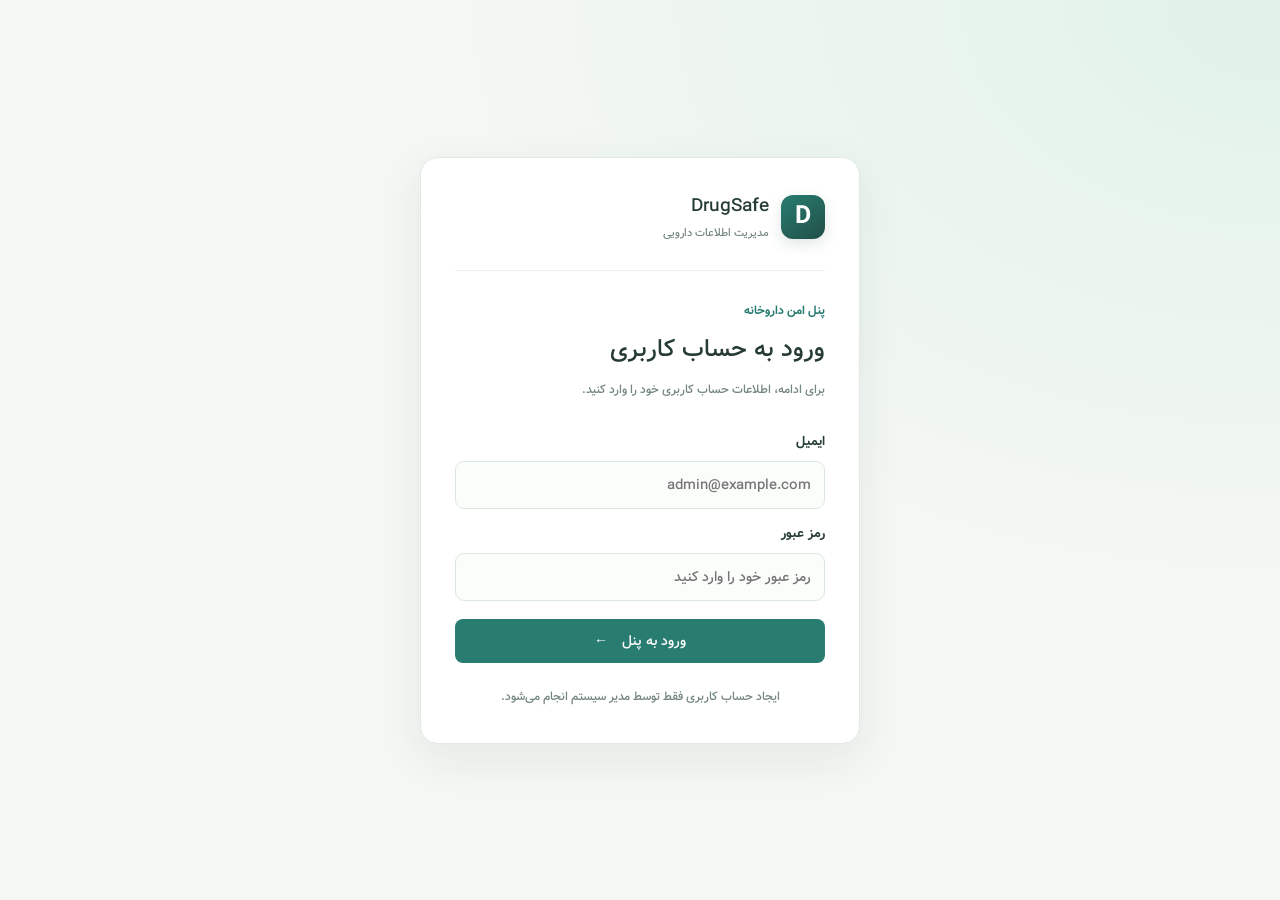
<file: index.html>
<!DOCTYPE html>
<html lang="fa" dir="rtl">
  <head>
    <meta charset="UTF-8" />
    <meta name="viewport" content="width=device-width, initial-scale=1.0" />
    <meta name="theme-color" content="#0b1120" />
    <title>DrugSafe | داشبورد</title>
    <link rel="stylesheet" href="./css/style.css" />
  </head>
  <body>
    <div class="app">
      <aside class="sidebar">
        <a href="index.html" class="brand">
          <span class="brand-icon">D</span>
          <span>
            <strong>DrugSafe</strong>
            <small>مدیریت اطلاعات دارویی</small>
          </span>
        </a>

        <div class="nav-label">منوی اصلی</div>

        <nav class="navigation">
          <a href="index.html" class="nav-item active">
            <span>▦</span> داشبورد
          </a>
          <a href="drugs.html" class="nav-item">
            <span>✚</span> مدیریت داروها
          </a>
          <a href="interactions.html" class="nav-item">
            <span>⇄</span> تعاملات دارویی
          </a>
          <a href="check.html" class="nav-item">
            <span>⌕</span> بررسی داروها
          </a>
                  <a href="customers.html" class="nav-item"><span>♧</span> مدیریت مشتریان</a>
                  <a href="prescriptions.html" class="nav-item"><span>▤</span> نسخه‌ها</a>
      <a href="users.html" class="nav-item"><span>♙</span> مدیریت کاربران</a>
        </nav>

        <div class="sidebar-footer">
          <span class="status-dot"></span>
          <span>اتصال به سرور</span>
          <strong id="serverStatus">در حال بررسی</strong>
        <button id="logoutBtn" class="logout-btn" type="button">خروج از حساب</button>
        </div>
      </aside>

      <main class="main">
        <header class="topbar">
          <div>
            <p class="eyebrow">پنل مدیریت</p>
            <h1>داشبورد</h1>
            <p class="subtitle">نمای کلی اطلاعات ثبت‌شده در داروخانه</p>
          </div>

          <button class="refresh-btn" id="refreshBtn">↻ به‌روزرسانی</button>
        </header>

        <section class="welcome">
          <div>
            <span class="welcome-label">DRUGSAFE OVERVIEW</span>
            <h2>به داروخانه خوش آمدی</h2>
            <p>
              اطلاعات داروها را مدیریت کن و تعاملات ثبت‌شده را بر اساس داده‌های
              آزمایشی بررسی کن.
            </p>
            <a href="check.html" class="primary-btn">
              شروع بررسی داروها <span>←</span>
            </a>
          </div>
          <div class="welcome-symbol">✚</div>
        </section>

        <section class="section">
          <div class="section-heading">
            <div>
              <h2>آمار کلی</h2>
              <p>اطلاعات دریافت‌شده از API بک‌اند</p>
            </div>
            <span class="live-badge">
              <span class="status-dot"></span>
              داده زنده
            </span>
          </div>

          <div class="stats-grid">
            <article class="stat-card">
              <div class="stat-top">
                <span class="stat-icon blue">✚</span>
                <span class="stat-caption">بانک اطلاعاتی</span>
              </div>
              <p class="stat-title">کل داروها</p>
              <strong class="stat-value" id="drugsCount">—</strong>
              <span class="stat-description">داروهای ثبت‌شده</span>
            </article>

            <article class="stat-card">
              <div class="stat-top">
                <span class="stat-icon purple">⇄</span>
                <span class="stat-caption">بانک اطلاعاتی</span>
              </div>
              <p class="stat-title">تعاملات دارویی</p>
              <strong class="stat-value" id="interactionsCount">—</strong>
              <span class="stat-description">تعاملات ثبت‌شده</span>
            </article>

            <article class="stat-card">
              <div class="stat-top">
                <span class="stat-icon green">✓</span>
                <span class="stat-caption">وضعیت سرویس</span>
              </div>
              <p class="stat-title">وضعیت API</p>
              <strong class="stat-value status-value" id="apiStatus">—</strong>
              <span class="stat-description" id="apiDescription">
                در انتظار پاسخ سرور
              </span>
            </article>
          </div>
        </section>

        <section class="section">
          <div class="section-heading">
            <div>
              <h2>دسترسی سریع</h2>
              <p>بخش موردنظر را انتخاب کن</p>
            </div>
          </div>

          <div class="quick-grid">
            <a href="drugs.html" class="quick-card">
              <span class="quick-icon blue">✚</span>
              <div>
                <h3>مدیریت داروها</h3>
                <p>جست‌وجو، ثبت و ویرایش اطلاعات دارو</p>
              </div>
              <span class="quick-arrow">←</span>
            </a>

            <a href="interactions.html" class="quick-card">
              <span class="quick-icon purple">⇄</span>
              <div>
                <h3>تعاملات دارویی</h3>
                <p>مدیریت تعاملات ثبت‌شده در سیستم</p>
              </div>
              <span class="quick-arrow">←</span>
            </a>

            <a href="check.html" class="quick-card">
              <span class="quick-icon green">⌕</span>
              <div>
                <h3>بررسی داروها</h3>
                <p>بررسی جفت‌های دارویی در دیتابیس آزمایشی</p>
              </div>
              <span class="quick-arrow">←</span>
            </a>
          </div>
        </section>

        <footer class="footer">
          <span>DrugSafe</span>
          <span>نسخه آزمایشی · فقط برای نمایش داده‌های نمونه</span>
        </footer>
      </main>
    </div>

    <div id="toast" class="toast" role="status"></div>

    <script src="./js/config.js"></script>
    <script src="./js/auth.js"></script>
    <script src="./js/dashboard.js"></script>
  </body>
</html>
</file>
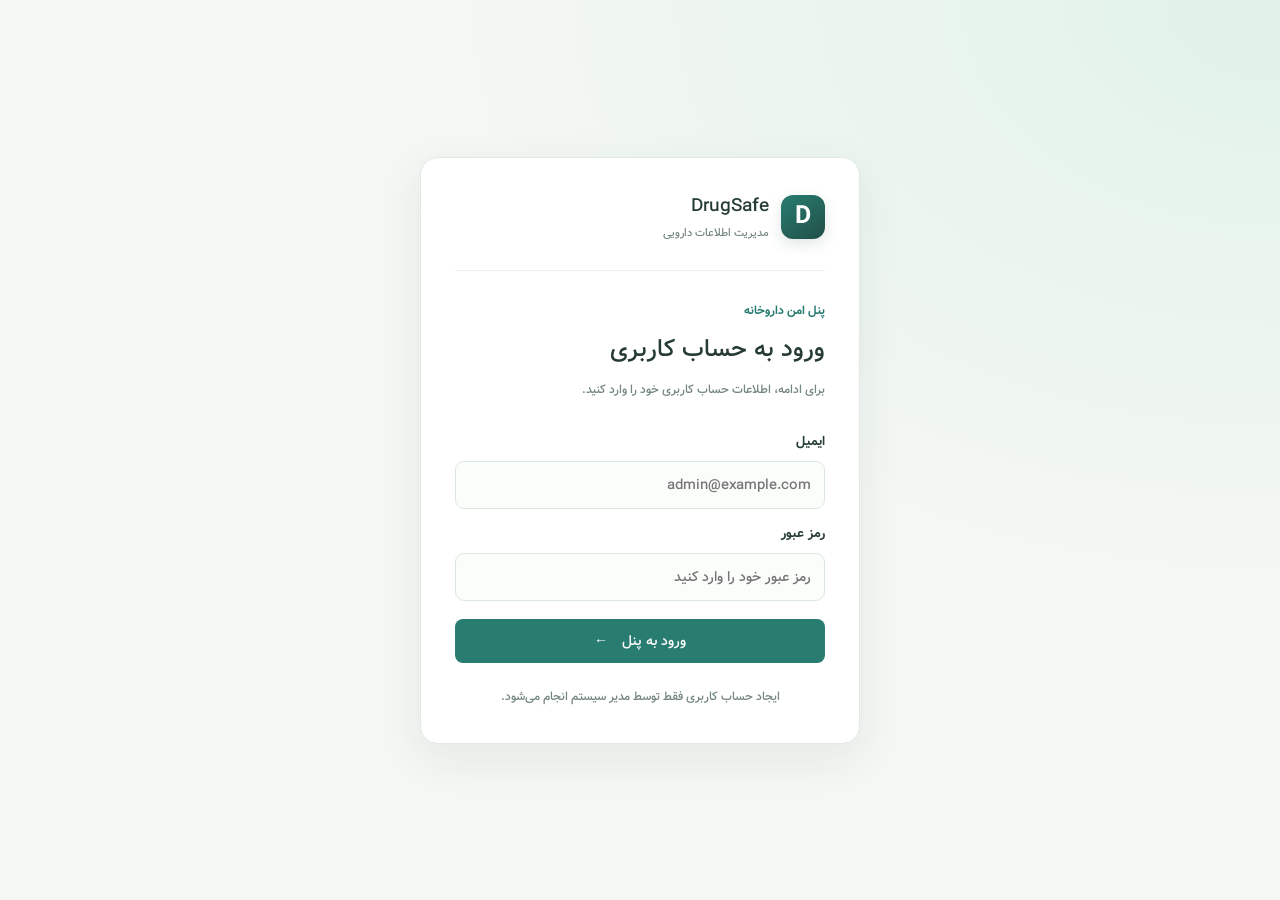
<file: check.html>
<!DOCTYPE html>
<html lang="fa" dir="rtl">
<head>
  <meta charset="UTF-8" />
  <meta name="viewport" content="width=device-width, initial-scale=1.0" />

  <title>بررسی داروها | DrugSafe</title>

  <link rel="stylesheet" href="./css/style.css" />
  <link rel="stylesheet" href="./css/check.css" />

  <script>
    window.API_BASE_URL = 'http://localhost:3000';
  </script>

  <script src="./js/auth.js"></script>
  <script src="./js/check.js" defer></script>
</head>

<body>
  <div class="app-container">

    <!-- سایدبار مشترک -->
    <aside class="sidebar">
      <a href="index.html" class="brand">
        <span class="brand-icon">D</span>
        <span>
          <strong>DrugSafe</strong>
          <small>مدیریت اطلاعات دارویی</small>
        </span>
      </a>

      <div class="nav-label">منوی اصلی</div>

      <nav class="navigation">
        <a href="index.html" class="nav-item">
          <span>▦</span>
          داشبورد
        </a>

        <a href="drugs.html" class="nav-item">
          <span>✚</span>
          مدیریت داروها
        </a>

        <a href="interactions.html" class="nav-item">
          <span>⇄</span>
          تعاملات دارویی
        </a>

        <a href="check.html" class="nav-item active" aria-current="page">
          <span>⌕</span>
          بررسی داروها
        </a>
                <a href="customers.html" class="nav-item"><span>♧</span> مدیریت مشتریان</a>
                <a href="prescriptions.html" class="nav-item"><span>▤</span> نسخه‌ها</a>
      <a href="users.html" class="nav-item"><span>♙</span> مدیریت کاربران</a>
        </nav>

      <div class="sidebar-footer">
        <span class="status-dot" id="serverDot"></span>
        <span>اتصال به سرور</span>
        <strong id="serverStatus">در حال بررسی</strong>
      <button id="logoutBtn" class="logout-btn" type="button">خروج از حساب</button>
      </div>
    </aside>

    <!-- محتوای اصلی -->
    <main class="main-content">

      <!-- سربرگ صفحه -->
      <header class="check-page-header">
        <div>
          <div class="page-breadcrumb">
            <span>DrugSafe</span>
            <span class="breadcrumb-separator">/</span>
            <span>بررسی داروها</span>
          </div>

          <h1>بررسی تداخلات دارویی</h1>

          <p>
            داروهای موردنظرت رو انتخاب کن تا تداخلات ثبت‌شده بین اون‌ها
            رو بررسی کنیم.
          </p>
        </div>

        <div class="header-icon" aria-hidden="true">⌕</div>
      </header>

      <!-- هشدار پزشکی -->
      <section class="medical-notice">
        <span class="notice-icon" aria-hidden="true">!</span>

        <div>
          <strong>توجه مهم پزشکی</strong>
          <p>
            نتایج این سامانه صرفاً بر اساس اطلاعات ثبت‌شده نمایش داده می‌شوند
            و جایگزین نظر پزشک یا داروساز نیستند. داروها را بدون مشورت متخصص
            قطع یا تغییر نده.
          </p>
        </div>
      </section>

      <!-- کارت انتخاب داروها -->
      <section class="check-card selection-card">
        <div class="section-heading">
          <div class="section-heading-icon">✚</div>

          <div>
            <h2>انتخاب داروها</h2>
            <p>نام داروها رو جست‌وجو کن و به فهرست اضافه کن.</p>
          </div>
        </div>

        <div class="drug-search-area">
          <label for="drugSearch" class="field-label">
            جست‌وجوی دارو
          </label>

          <div class="drug-search-wrapper">
            <span class="search-icon" aria-hidden="true">⌕</span>

            <input
              type="search"
              id="drugSearch"
              name="drugSearch"
              placeholder="نام ژنریک یا برند دارو را وارد کن..."
              autocomplete="off"
              aria-controls="drugSearchResults"
            />

            <span class="search-hint">جستجو</span>
          </div>

          <div
            id="drugSearchResults"
            class="drug-search-results"
            role="listbox"
            aria-label="نتایج جست‌وجوی دارو"
            hidden
          ></div>

          <p class="field-help">
            برای بررسی تداخل، حداقل دو دارو انتخاب کن.
          </p>
        </div>

        <!-- فهرست داروهای انتخاب‌شده -->
        <div class="selected-drugs-section">
          <div class="selected-drugs-heading">
            <h3>داروهای انتخاب‌شده</h3>

            <span class="selected-count">
              انتخاب‌شده
            </span>
          </div>

          <div id="selectedDrugs" class="selected-drugs">
            <div class="selected-drugs-empty">
              <span class="empty-icon" aria-hidden="true">＋</span>
              <strong>هنوز دارویی انتخاب نکرده‌ای</strong>
              <p>از کادر جست‌وجو داروها رو اضافه کن.</p>
            </div>
          </div>
        </div>

        <!-- راهنمای تعداد دارو -->
        <div class="selection-footer">
          <div class="selection-hint">
            <span class="hint-dot"></span>
            <span>برای شروع بررسی، حداقل دو دارو لازمه.</span>
          </div>

          <div class="selection-actions">
            <button
              type="button"
              id="resetCheckBtn"
              class="btn btn-secondary"
            >
              پاک‌کردن انتخاب‌ها
            </button>

            <button
              type="button"
              id="checkInteractionsBtn"
              class="btn btn-primary"
              disabled
            >
              <span aria-hidden="true">⇄</span>
              بررسی تداخلات
            </button>
          </div>
        </div>
      </section>

      <!-- بخش نتایج -->
      <section class="check-card results-card">
        <div class="section-heading results-heading">
          <div class="section-heading-icon results-icon">▤</div>

          <div>
            <h2>نتایج بررسی</h2>
            <p>تداخلات ثبت‌شده بین داروهای انتخابی در این بخش نمایش داده می‌شوند.</p>
          </div>
        </div>

        <!-- خلاصه نتایج؛ توسط JS پر می‌شود -->
        <div
          id="resultsSummary"
          class="results-summary"
          aria-live="polite"
        ></div>

        <!-- وضعیت بارگذاری -->
        <div id="resultsLoading" class="results-loading" hidden>
          <span class="loading-spinner" aria-hidden="true"></span>
          <strong>در حال بررسی تداخلات...</strong>
          <p>لطفاً چند لحظه صبر کن.</p>
        </div>

        <!-- محتوای نتایج؛ توسط JS پر می‌شود -->
        <div
          id="interactionResults"
          class="interaction-results"
          aria-live="polite"
        >
          <div class="results-placeholder">
            <div class="placeholder-icon" aria-hidden="true">⇄</div>
            <h3>آماده بررسی هستیم</h3>
            <p>
              بعد از انتخاب حداقل دو دارو و زدن دکمه بررسی،
              نتایج در این بخش نمایش داده می‌شوند.
            </p>
          </div>
        </div>

        <!-- تلاش مجدد -->
        <div class="results-footer">
          <p>
            اطلاعات نمایش‌داده‌شده به داده‌های ثبت‌شده در سامانه وابسته‌اند.
          </p>

          <button
            type="button"
            id="retryCheckBtn"
            class="btn btn-text"
          >
            ↻ دریافت مجدد اطلاعات
          </button>
        </div>
      </section>

      <!-- راهنمای شدت تداخل -->
      <section class="severity-guide">
        <div class="severity-guide-heading">
          <span class="guide-icon" aria-hidden="true">ⓘ</span>
          <div>
            <h2>راهنمای شدت تداخل</h2>
            <p>معنای سطح‌های شدت ثبت‌شده در سامانه</p>
          </div>
        </div>

        <div class="severity-guide-grid">
          <article class="severity-guide-item">
            <span class="severity-guide-dot severity-dot-high"></span>
            <div>
              <strong>شدید</strong>
              <p>ممکن است به ارزیابی فوری متخصص نیاز داشته باشد.</p>
            </div>
          </article>

          <article class="severity-guide-item">
            <span class="severity-guide-dot severity-dot-moderate"></span>
            <div>
              <strong>متوسط</strong>
              <p>ممکن است به بررسی، پایش یا تنظیم درمان نیاز داشته باشد.</p>
            </div>
          </article>

          <article class="severity-guide-item">
            <span class="severity-guide-dot severity-dot-low"></span>
            <div>
              <strong>خفیف</strong>
              <p>ممکن است اهمیت بالینی کمتری داشته باشد؛ بررسی تخصصی همچنان مهم است.</p>
            </div>
          </article>
        </div>
      </section>

      <footer class="check-page-footer">
        <span>DrugSafe</span>
        <span>سامانه مدیریت اطلاعات دارویی</span>
      </footer>

    </main>
  </div>
</body>
</html>
</file>
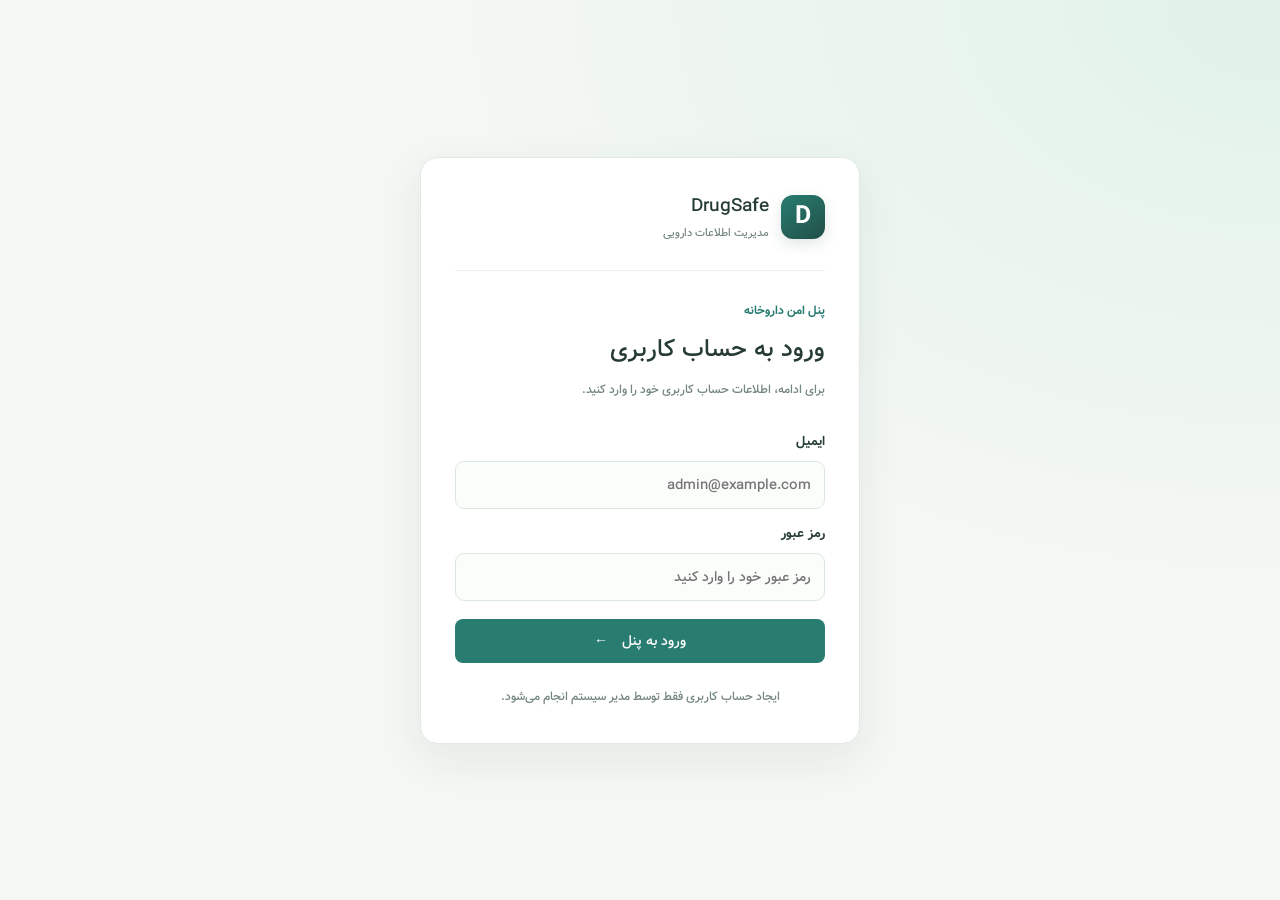
<file: customers.html>
<!DOCTYPE html>
<html lang="fa" dir="rtl">
<head>
  <meta charset="UTF-8" />
  <meta name="viewport" content="width=device-width, initial-scale=1.0" />
  <meta name="theme-color" content="#f6faf7" />
  <title>DrugSafe | مدیریت مشتریان</title>
  <link rel="stylesheet" href="./css/style.css" />
  <link rel="stylesheet" href="./css/customers.css" />
  <script src="./js/config.js"></script>
  <script src="./js/auth.js"></script>
  <script src="./js/customers.js" defer></script>
</head>
<body>
<div class="app">
  <aside class="sidebar">
    <a href="index.html" class="brand"><span class="brand-icon">D</span><span><strong>DrugSafe</strong><small>مدیریت اطلاعات دارویی</small></span></a>
    <div class="nav-label">منوی اصلی</div>
    <nav class="navigation">
      <a href="index.html" class="nav-item"><span>▦</span> داشبورد</a>
      <a href="drugs.html" class="nav-item"><span>✚</span> مدیریت داروها</a>
      <a href="interactions.html" class="nav-item"><span>⇄</span> تعاملات دارویی</a>
      <a href="check.html" class="nav-item"><span>⌕</span> بررسی داروها</a>
      <a href="customers.html" class="nav-item active" aria-current="page"><span>♧</span> مدیریت مشتریان</a>
      <a href="prescriptions.html" class="nav-item"><span>▤</span> نسخه‌ها</a>
      <a href="users.html" class="nav-item"><span>♙</span> مدیریت کاربران</a>
    </nav>
    <div class="sidebar-footer">
      <span class="status-dot"></span><span>حساب کاربری</span>
      <strong id="currentUserName">کاربر واردشده</strong>
      <button id="logoutBtn" class="logout-btn" type="button">خروج از حساب</button>
    </div>
  </aside>

  <main class="main">
    <header class="topbar">
      <div>
        <p class="eyebrow">پرونده‌های داروخانه</p>
        <h1>مدیریت مشتریان</h1>
        <p class="subtitle">ثبت و مدیریت اطلاعات مشتریان و پرونده‌های آن‌ها</p>
      </div>
      <button class="primary-btn" id="addCustomerBtn" type="button">＋ ثبت مشتری جدید</button>
    </header>

    <section class="customer-summary">
      <article><span class="summary-label">کل مشتریان نتیجه</span><strong id="customersTotal">—</strong></article>
      <article><span class="summary-label">مشتریان فعال در صفحه</span><strong id="customersActive">—</strong></article>
      <article><span class="summary-label">مشتریان غیرفعال در صفحه</span><strong id="customersInactive">—</strong></article>
    </section>

    <section class="section customers-panel">
      <div class="panel-heading">
        <div><h2>فهرست مشتریان</h2><p>جست‌وجو بر اساس نام، شماره تماس یا کد ملی</p></div>
        <button class="refresh-btn" id="refreshBtn" type="button">↻ تازه‌سازی</button>
      </div>
      <form id="filtersForm" class="customers-filters">
        <input id="searchInput" type="search" maxlength="150" placeholder="نام، شماره تماس یا کد ملی..." autocomplete="off" />
        <select id="statusFilter" aria-label="وضعیت پرونده">
          <option value="">همه وضعیت‌ها</option><option value="true">فعال</option><option value="false">غیرفعال</option>
        </select>
        <select id="pageSize" aria-label="تعداد در صفحه">
          <option value="10">۱۰ مورد</option><option value="20">۲۰ مورد</option><option value="50">۵۰ مورد</option>
        </select>
        <button class="refresh-btn" type="submit">اعمال فیلتر</button>
      </form>
      <div class="table-wrap">
        <table class="customers-table">
          <thead><tr><th>نام و نام خانوادگی</th><th>شماره تماس</th><th>کد ملی</th><th>تاریخ تولد</th><th>وضعیت</th><th>تاریخ ثبت</th><th>عملیات</th></tr></thead>
          <tbody id="customersTableBody"><tr><td colspan="7" class="table-empty">در حال دریافت اطلاعات...</td></tr></tbody>
        </table>
      </div>
      <div class="customers-pagination">
        <span id="pageInfo">صفحه ۱</span>
        <div><button id="prevPageBtn" class="refresh-btn" type="button">قبلی</button><button id="nextPageBtn" class="refresh-btn" type="button">بعدی</button></div>
      </div>
    </section>
    <footer class="footer"><span>DrugSafe</span><span>مدیریت پرونده‌های مشتریان</span></footer>
  </main>
</div>

<div id="customerModal" class="modal-backdrop" hidden>
  <section class="customer-modal" role="dialog" aria-modal="true" aria-labelledby="modalTitle">
    <div class="modal-heading">
      <div><h2 id="modalTitle">ثبت مشتری جدید</h2><p>اطلاعات مشتری را وارد کنید.</p></div>
      <button id="closeModalBtn" class="icon-btn" type="button" aria-label="بستن">×</button>
    </div>
    <form id="customerForm">
      <label for="customerFullName">نام و نام خانوادگی <span>*</span></label>
      <input id="customerFullName" name="fullName" required minlength="3" maxlength="150" autocomplete="name" />
      <label for="customerPhone">شماره تماس <span>*</span></label>
      <input id="customerPhone" name="phone" type="tel" required pattern="09[0-9]{9}" maxlength="11" placeholder="09123456789" autocomplete="tel" />
      <label for="customerNationalCode">کد ملی</label>
      <input id="customerNationalCode" name="nationalCode" inputmode="numeric" pattern="[0-9]{10}" maxlength="10" placeholder="۱۰ رقم، اختیاری" />
      <label for="customerBirthDate">تاریخ تولد</label>
      <input id="customerBirthDate" name="birthDate" type="date" />
      <label for="customerNotes">یادداشت پرونده</label>
      <textarea id="customerNotes" name="notes" rows="3" maxlength="1000" placeholder="یادداشت‌های ضروری پرونده..."></textarea>
      <label for="customerIsActive">وضعیت پرونده</label>
      <select id="customerIsActive" name="isActive"><option value="true">فعال</option><option value="false">غیرفعال</option></select>
      <p class="privacy-note">اطلاعات پرونده را فقط در حد نیاز ثبت کنید و از واردکردن اطلاعات غیرضروری خودداری کنید.</p>
      <p id="customerFormMessage" class="form-message" role="alert"></p>
      <div class="modal-actions">
        <button id="cancelModalBtn" class="refresh-btn" type="button">انصراف</button>
        <button id="saveCustomerBtn" class="primary-btn" type="submit">ذخیره مشتری</button>
      </div>
    </form>
  </section>
</div>
<div id="toast" class="toast" role="status" aria-live="polite"></div>
</body>
</html>
</file>
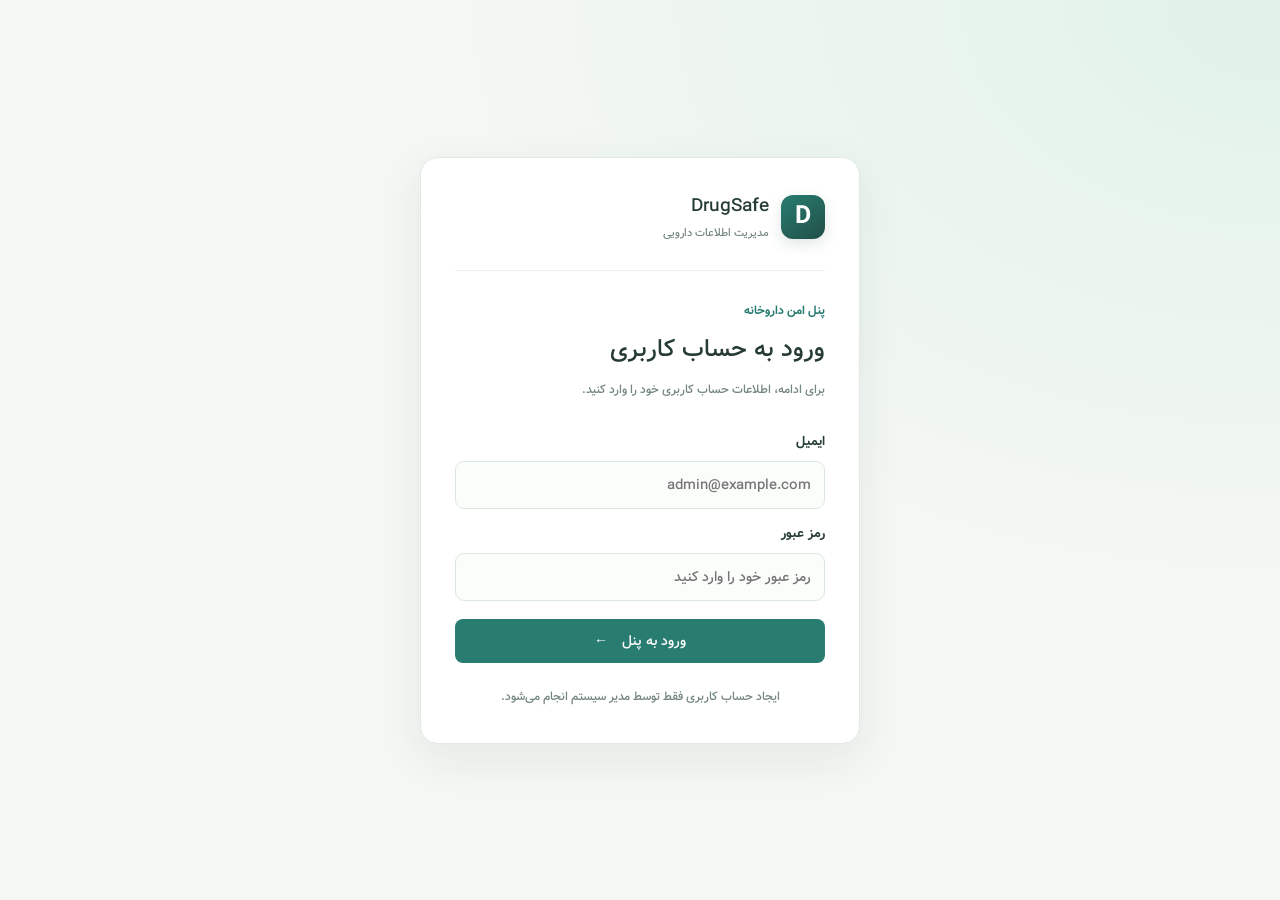
<file: drugs.html>
<!DOCTYPE html>
<html lang="fa" dir="rtl">
  <head>
    <meta charset="UTF-8" />
    <meta name="viewport" content="width=device-width, initial-scale=1.0" />
    <meta name="theme-color" content="#f6faf7" />
    <title>مدیریت داروها | DrugSafe</title>

    <link rel="stylesheet" href="./css/style.css" />
    <link rel="stylesheet" href="./css/drugs.css" />

    <script src="./js/config.js"></script>
    <script src="./js/auth.js"></script>
    <script src="./js/drugs.js" defer></script>
  </head>

  <body>
    <div class="app">
      <aside class="sidebar">
        <a href="index.html" class="brand">
          <span class="brand-icon">D</span>
          <span>
            <strong>DrugSafe</strong>
            <small>مدیریت اطلاعات دارویی</small>
          </span>
        </a>

        <div class="nav-label">منوی اصلی</div>

        <nav class="navigation">
          <a href="index.html" class="nav-item"> <span>▦</span> داشبورد </a>

          <a href="drugs.html" class="nav-item active">
            <span>✚</span> مدیریت داروها
          </a>

          <a href="interactions.html" class="nav-item">
            <span>⇄</span> تعاملات دارویی
          </a>

          <a href="check.html" class="nav-item">
            <span>⌕</span> بررسی داروها
          </a>
                  <a href="customers.html" class="nav-item"><span>♧</span> مدیریت مشتریان</a>
                  <a href="prescriptions.html" class="nav-item"><span>▤</span> نسخه‌ها</a>
      <a href="users.html" class="nav-item"><span>♙</span> مدیریت کاربران</a>
        </nav>

        <div class="sidebar-footer">
            <span class="status-dot" id="serverDot"></span>
            <span>اتصال به سرور</span>
            <strong id="serverStatus">در حال بررسی</strong>
          <button id="logoutBtn" class="logout-btn" type="button">خروج از حساب</button>
        </div>
      </aside>

      <main class="main">
        <header class="topbar">
          <div>
            <div class="eyebrow">مدیریت اطلاعات دارویی</div>
            <h1>مدیریت داروها</h1>
            <p class="subtitle">داروها را ثبت، جست‌وجو و مدیریت کن.</p>
          </div>

          <button class="primary-btn" id="addDrugBtn" type="button">
            <span aria-hidden="true">＋</span>
            افزودن داروی جدید
          </button>
        </header>

        <section class="drugs-summary">
          <div class="summary-icon">▤</div>
          <div>
            <span class="summary-label">مجموع نتایج</span>
            <strong id="totalDrugs">—</strong>
          </div>
          <div class="summary-note">فهرست داروهای ثبت‌شده</div>
        </section>

        <section class="drugs-panel">
          <div class="panel-heading">
            <div>
              <h2>فهرست داروها</h2>
              <p>جست‌وجو و فیلتر اطلاعات ثبت‌شده</p>
            </div>
            <button class="secondary-btn" id="refreshBtn" type="button">
              ↻ بروزرسانی
            </button>
          </div>

          <form id="filtersForm" class="filters">
            <div class="field search-field">
              <label for="searchInput">جست‌وجو</label>
              <input
                id="searchInput"
                name="search"
                type="search"
                maxlength="150"
                placeholder="نام دارو، نام تجاری یا ماده مؤثره..."
                autocomplete="off"
              />
            </div>

            <div class="field">
              <label for="brandFilter">نام تجاری</label>
              <input
                id="brandFilter"
                name="brandName"
                type="text"
                maxlength="150"
                placeholder="نام برند"
              />
            </div>

            <div class="field">
              <label for="ingredientFilter">ماده مؤثره</label>
              <input
                id="ingredientFilter"
                name="activeIngredient"
                type="text"
                maxlength="100"
                placeholder="ماده مؤثره"
              />
            </div>

            <div class="field">
              <label for="formFilter">شکل دارویی</label>
              <input
                id="formFilter"
                name="dosageForm"
                type="text"
                maxlength="50"
                placeholder="مثلاً tablet"
              />
            </div>

            <div class="field">
              <label for="statusFilter">وضعیت</label>
              <select id="statusFilter" name="isActive">
                <option value="">همه وضعیت‌ها</option>
                <option value="true">فعال</option>
                <option value="false">غیرفعال</option>
              </select>
            </div>

            <div class="field">
              <label for="sortBy">مرتب‌سازی بر اساس</label>
              <select id="sortBy" name="sortBy">
                <option value="createdAt">تاریخ ثبت</option>
                <option value="genericName">نام ژنریک</option>
                <option value="brandName">نام تجاری</option>
              </select>
            </div>

            <div class="field">
              <label for="sortOrder">ترتیب</label>
              <select id="sortOrder" name="sortOrder">
                <option value="DESC">نزولی</option>
                <option value="ASC">صعودی</option>
              </select>
            </div>

            <div class="filter-actions">
              <button class="primary-btn filter-submit" type="submit">
                اعمال فیلتر
              </button>
              <button class="secondary-btn" id="clearFiltersBtn" type="button">
                پاک‌کردن
              </button>
            </div>
          </form>

          <div class="table-meta">
            <span id="resultsText">در حال دریافت اطلاعات...</span>
            <div class="page-size">
              <label for="pageSize">تعداد در صفحه</label>
              <select id="pageSize">
                <option value="10">۱۰</option>
                <option value="20">۲۰</option>
                <option value="50">۵۰</option>
                <option value="100">۱۰۰</option>
              </select>
            </div>
          </div>

          <div class="table-wrapper">
            <table>
              <thead>
                <tr>
                  <th>نام ژنریک</th>
                  <th>نام تجاری</th>
                  <th>ماده مؤثره</th>
                  <th>قدرت دارو</th>
                  <th>شکل دارویی</th>
                  <th>وضعیت</th>
                  <th>تاریخ ثبت</th>
                  <th>عملیات</th>
                </tr>
              </thead>
              <tbody id="drugsTableBody">
                <tr>
                  <td colspan="8" class="table-message">
                    در حال بارگذاری داروها...
                  </td>
                </tr>
              </tbody>
            </table>
          </div>

          <div class="pagination">
            <button class="secondary-btn" id="prevPageBtn" type="button">
              قبلی
            </button>
            <span id="pageInfo">صفحه ۱ از ۱</span>
            <button class="secondary-btn" id="nextPageBtn" type="button">
              بعدی
            </button>
          </div>
        </section>

        <footer class="footer">DrugSafe · مدیریت اطلاعات دارویی</footer>
      </main>
    </div>

    <!-- فرم ثبت و ویرایش دارو -->
    <div class="modal-backdrop" id="drugModal" hidden>
      <section
        class="drug-modal"
        role="dialog"
        aria-modal="true"
        aria-labelledby="modalTitle"
      >
        <div class="modal-heading">
          <div>
            <span class="modal-eyebrow">اطلاعات دارویی</span>
            <h2 id="modalTitle">ثبت داروی جدید</h2>
          </div>
          <button
            class="modal-close"
            id="closeModalBtn"
            type="button"
            aria-label="بستن"
          >
            ×
          </button>
        </div>

        <form id="drugForm">
          <div class="form-grid">
            <div class="field">
              <label for="genericName">نام ژنریک <span>*</span></label>
              <input
                id="genericName"
                name="genericName"
                type="text"
                minlength="2"
                maxlength="150"
                required
                placeholder="نام اصلی دارو"
              />
            </div>

            <div class="field">
              <label for="brandName">نام تجاری</label>
              <input
                id="brandName"
                name="brandName"
                type="text"
                maxlength="150"
                placeholder="نام برند"
              />
            </div>

            <div class="field">
              <label for="activeIngredient">ماده مؤثره</label>
              <input
                id="activeIngredient"
                name="activeIngredient"
                type="text"
                maxlength="100"
                placeholder="ماده مؤثره"
              />
            </div>

            <div class="field">
              <label for="strength">قدرت یا غلظت</label>
              <input
                id="strength"
                name="strength"
                type="text"
                maxlength="100"
                placeholder="مثلاً 100 mg"
              />
            </div>

            <div class="field">
              <label for="dosageForm">شکل دارویی</label>
              <input
                id="dosageForm"
                name="dosageForm"
                type="text"
                maxlength="50"
                placeholder="مثلاً tablet"
              />
            </div>

            <div class="field">
              <label for="isActive">وضعیت</label>
              <select id="isActive" name="isActive">
                <option value="true">فعال</option>
                <option value="false">غیرفعال</option>
              </select>
            </div>

            <div class="field full-width">
              <label for="description">توضیحات</label>
              <textarea
                id="description"
                name="description"
                rows="3"
                placeholder="توضیحات تکمیلی درباره دارو..."
              ></textarea>
            </div>
          </div>

          <div class="modal-actions">
            <button class="secondary-btn" id="cancelModalBtn" type="button">
              انصراف
            </button>
            <button class="primary-btn" id="saveDrugBtn" type="submit">
              ذخیره دارو
            </button>
          </div>
        </form>
      </section>
    </div>

    <div class="toast" id="toast" role="status" aria-live="polite"></div>
  </body>
</html>
</file>
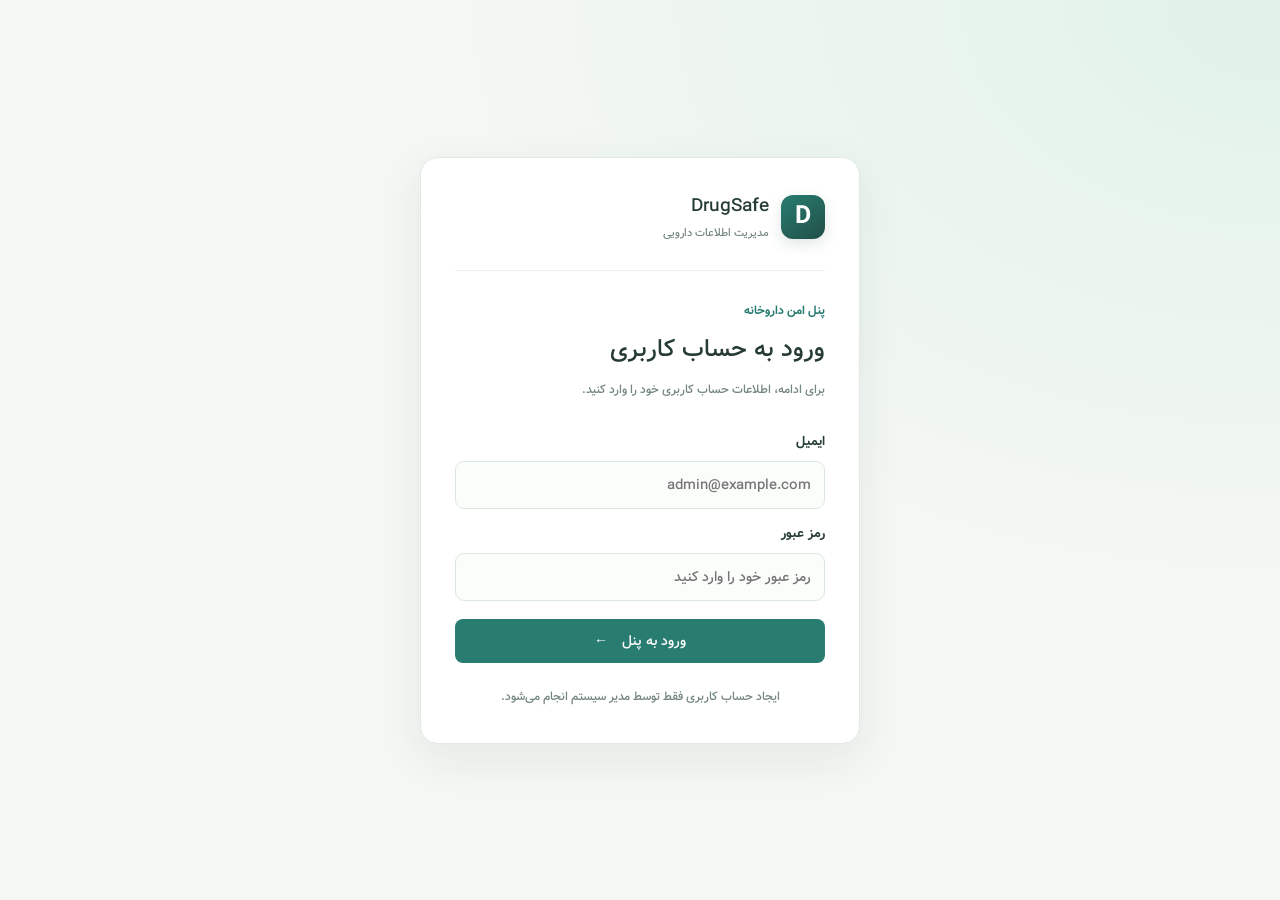
<file: interactions.html>
<!DOCTYPE html>
<html lang="fa" dir="rtl">
<head>
  <meta charset="UTF-8" />
  <meta name="viewport" content="width=device-width, initial-scale=1.0" />

  <title>تعاملات دارویی | DrugSafe</title>

  <link rel="stylesheet" href="./css/style.css" />
  <link rel="stylesheet" href="./css/interactions.css" />

  <script>
    window.API_BASE_URL = 'http://localhost:3000';
  </script>

  <script src="./js/auth.js"></script>
  <script src="./js/interactions.js" defer></script>
</head>

<body>
  <div class="app-container">

    <!-- سایدبار مشترک DrugSafe -->
    <aside class="sidebar">
      <a href="index.html" class="brand">
        <span class="brand-icon">D</span>
        <span>
          <strong>DrugSafe</strong>
          <small>مدیریت اطلاعات دارویی</small>
        </span>
      </a>

      <div class="nav-label">منوی اصلی</div>

      <nav class="navigation">
        <a href="index.html" class="nav-item">
          <span>▦</span>
          داشبورد
        </a>

        <a href="drugs.html" class="nav-item">
          <span>✚</span>
          مدیریت داروها
        </a>

        <a href="interactions.html" class="nav-item active">
          <span>⇄</span>
          تعاملات دارویی
        </a>

        <a href="check.html" class="nav-item">
          <span>⌕</span>
          بررسی داروها
        </a>
                <a href="customers.html" class="nav-item"><span>♧</span> مدیریت مشتریان</a>
                <a href="prescriptions.html" class="nav-item"><span>▤</span> نسخه‌ها</a>
      <a href="users.html" class="nav-item"><span>♙</span> مدیریت کاربران</a>
        </nav>

      <div class="sidebar-footer">
        <span class="status-dot" id="serverDot"></span>
        <span>اتصال به سرور</span>
        <strong id="serverStatus">در حال بررسی</strong>
      <button id="logoutBtn" class="logout-btn" type="button">خروج از حساب</button>
      </div>
    </aside>

    <!-- محتوای اصلی صفحه -->
    <main class="main-content">

      <header class="page-header">
        <div>
          <h1>تعاملات دارویی</h1>
          <p>بررسی و مدیریت تداخلات احتمالی بین داروها</p>
        </div>

        <button
          type="button"
          class="btn-primary"
          id="addInteractionBtn"
        >
          + ثبت تعامل جدید
        </button>
      </header>

      <!-- آمار -->
      <section class="interaction-stats">

        <article class="stat-card">
          <div class="stat-info">
            <span>کل تعاملات</span>
            <strong id="totalInteractions">۰</strong>
          </div>
          <span class="stat-icon">⇄</span>
        </article>

        <article class="stat-card">
          <div class="stat-info">
            <span>تعاملات پرخطر</span>
            <strong id="highRiskInteractions">۰</strong>
          </div>
          <span class="stat-icon danger">!</span>
        </article>

        <article class="stat-card">
          <div class="stat-info">
            <span>تعاملات با خطر متوسط</span>
            <strong id="moderateRiskInteractions">۰</strong>
          </div>
          <span class="stat-icon warning">⚠</span>
        </article>

        <article class="stat-card">
          <div class="stat-info">
            <span>تعاملات کم‌خطر</span>
            <strong id="lowRiskInteractions">۰</strong>
          </div>
          <span class="stat-icon success">✓</span>
        </article>

      </section>

      <!-- جست‌وجو و فیلتر -->
      <section class="interaction-toolbar">
        <div class="search-box">
          <input
            type="search"
            id="interactionSearch"
            placeholder="جست‌وجوی نام دارو یا توضیحات..."
          />
        </div>

        <select id="severityFilter">
          <option value="">تمام سطوح خطر</option>
          <option value="HIGH">خطر بالا</option>
          <option value="MODERATE">خطر متوسط</option>
          <option value="LOW">خطر پایین</option>
        </select>

        <button
          type="button"
          class="btn-secondary"
          id="refreshInteractionsBtn"
        >
          بروزرسانی
        </button>
      </section>

      <!-- جدول تعاملات -->
      <section class="interaction-table-card">
        <div class="section-header">
          <div>
            <h2>فهرست تعاملات</h2>
            <p>تعاملات ثبت‌شده در سامانه</p>
          </div>
        </div>

        <div class="table-wrapper">
          <table class="interaction-table">
            <thead>
              <tr>
                <th>ردیف</th>
                <th>داروی اول</th>
                <th>داروی دوم</th>
                <th>سطح خطر</th>
                <th>توضیحات</th>
                <th>عملیات</th>
              </tr>
            </thead>

            <tbody id="interactionsTableBody">
              <tr>
                <td colspan="6" class="table-message">
                  در حال دریافت اطلاعات...
                </td>
              </tr>
            </tbody>
          </table>
        </div>

        <div id="interactionMessage" class="interaction-message"></div>
      </section>

      
<!-- فرم ثبت و ویرایش تعامل -->
<div class="interaction-modal" id="interactionModal" aria-hidden="true">
    <div class="interaction-modal-backdrop" data-close-modal></div>
  
    <section
      class="interaction-modal-content"
      role="dialog"
      aria-modal="true"
      aria-labelledby="interactionModalTitle"
    >
      <div class="interaction-modal-header">
        <div>
          <h2 id="interactionModalTitle">ثبت تعامل جدید</h2>
          <p>اطلاعات تعامل بین دو دارو را وارد کنید.</p>
        </div>
  
        <button
          type="button"
          class="interaction-modal-close"
          id="closeInteractionModal"
          aria-label="بستن پنجره"
        >&times;</button>
      </div>
  
      <form id="interactionForm">
        <div class="interaction-form-grid">
          <div class="form-group">
            <label for="drugAId">داروی اول</label>
            <select id="drugAId" name="drugAId" required>
              <option value="">در حال دریافت داروها...</option>
            </select>
          </div>
  
          <div class="form-group">
            <label for="drugBId">داروی دوم</label>
            <select id="drugBId" name="drugBId" required>
              <option value="">در حال دریافت داروها...</option>
            </select>
          </div>
  
          <div class="form-group">
            <label for="interactionSeverity">سطح خطر</label>
            <select
              id="interactionSeverity"
              name="severity"
              required
            >
              <option value="LOW">خطر پایین</option>
              <option value="MODERATE">خطر متوسط</option>
              <option value="HIGH">خطر بالا</option>
            </select>
          </div>
  
          <div class="form-group full-width">
            <label for="interactionDescription">توضیحات تعامل</label>
            <textarea
              id="interactionDescription"
              name="description"
              rows="4"
              minlength="2"
              maxlength="2000"
              placeholder="توضیحات مربوط به تعامل را وارد کنید..."
              required
            ></textarea>
          </div>
  
          <div class="form-group full-width">
            <label for="interactionRecommendation">
              توصیه تکمیلی (اختیاری)
            </label>
            <textarea
              id="interactionRecommendation"
              name="recommendation"
              rows="3"
              maxlength="2000"
              placeholder="توصیه تکمیلی را وارد کنید..."
            ></textarea>
          </div>
        </div>
  
        <div
          id="interactionFormMessage"
          class="interaction-form-message"
          role="status"
          aria-live="polite"
        ></div>
  
        <div class="interaction-form-actions">
          <button
            type="button"
            class="btn-secondary"
            id="cancelInteractionForm"
          >انصراف</button>
  
          <button
            type="submit"
            class="btn-primary"
            id="submitInteractionBtn"
          >ثبت تعامل</button>
        </div>
      </form>
    </section>
  </div>
  

    </main>
  </div>
</body>
</html>
</file>
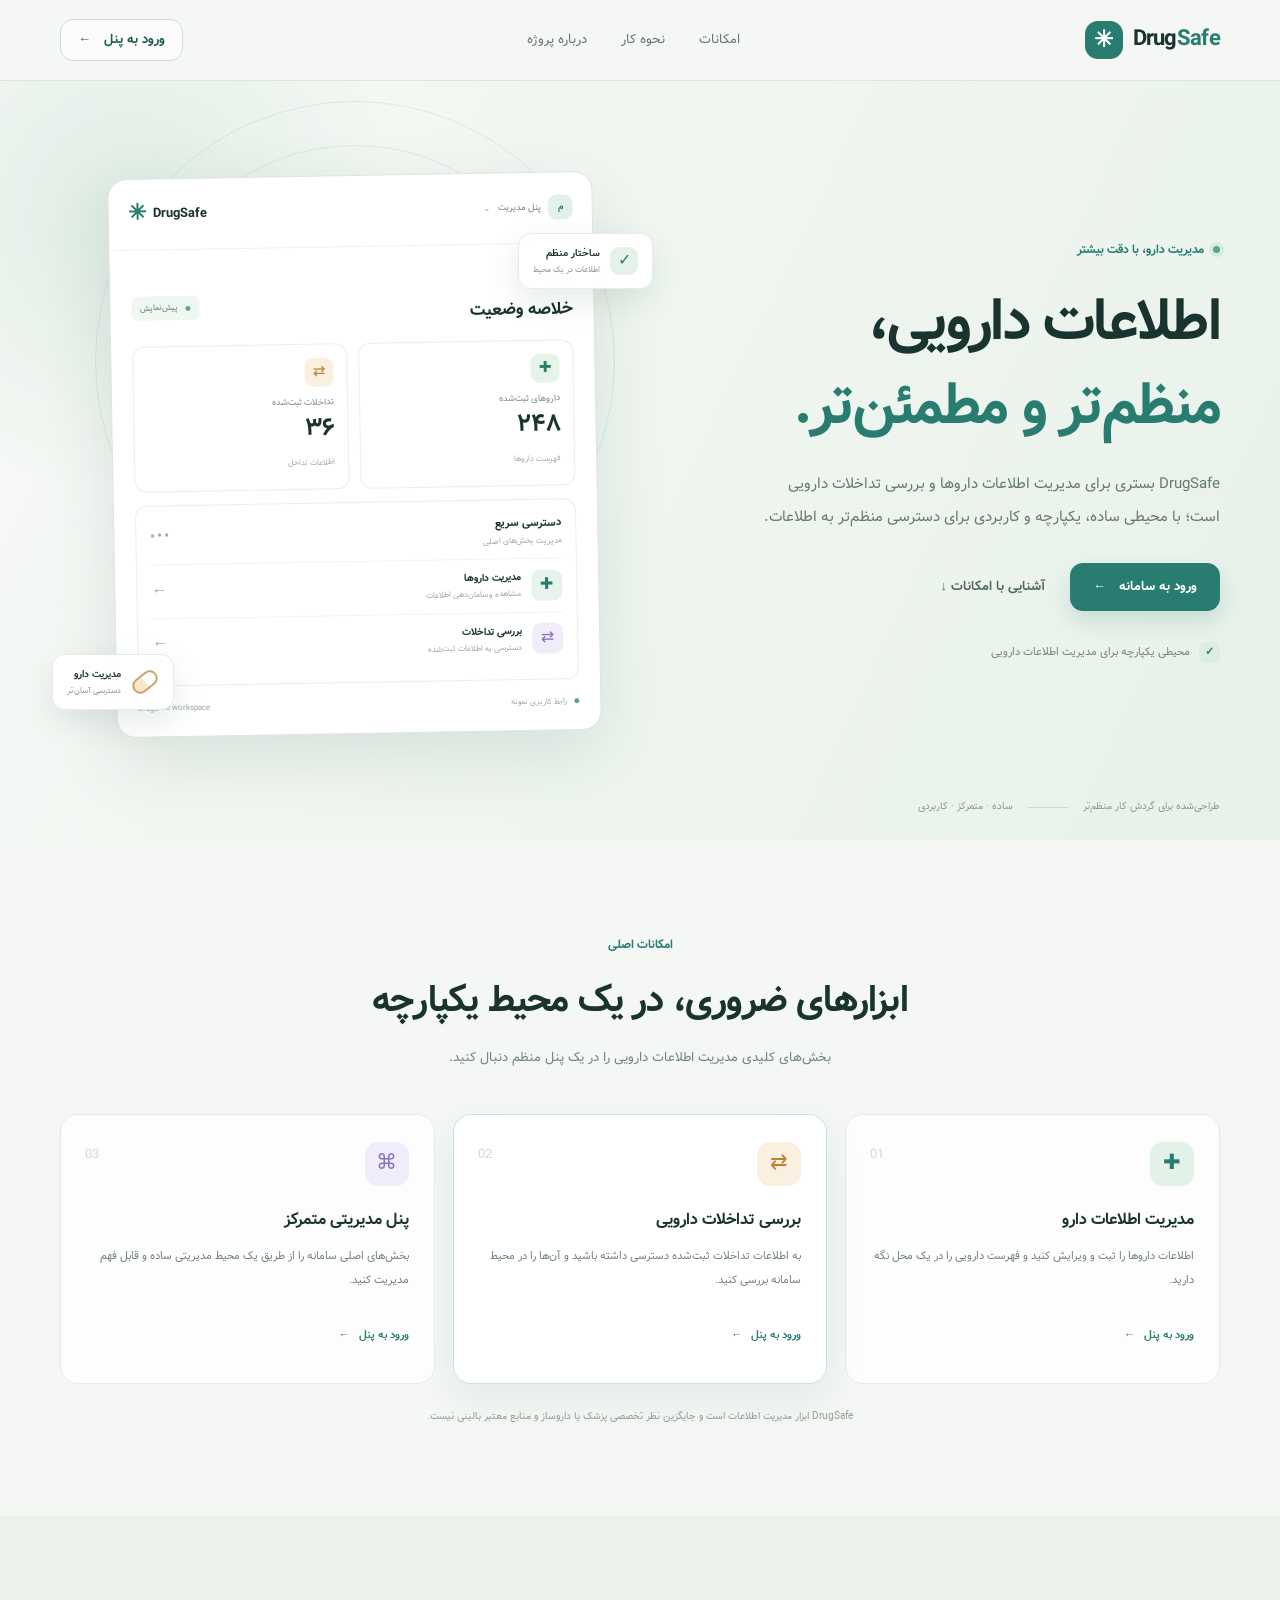
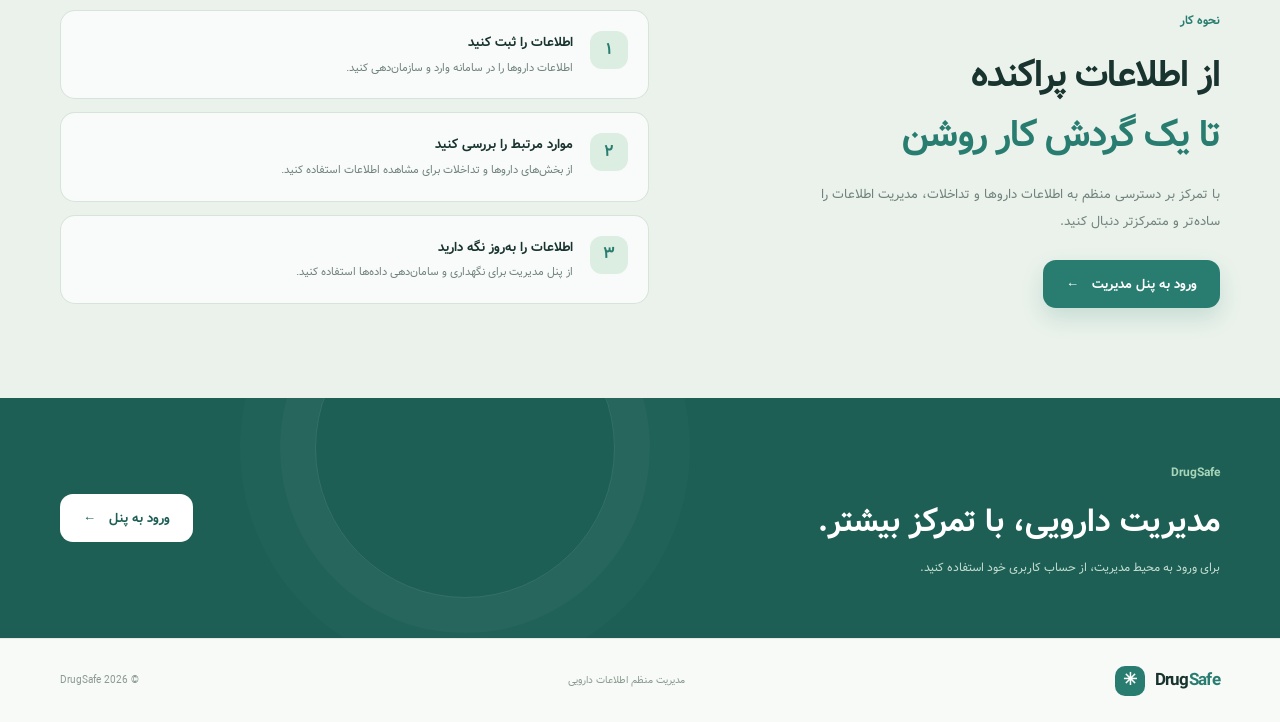
<file: landing.html>
<!DOCTYPE html>
<html lang="fa" dir="rtl">
  <head>
    <meta charset="UTF-8" />
    <meta name="viewport" content="width=device-width, initial-scale=1.0" />
    <meta name="theme-color" content="#f4f7f4" />
    <meta
      name="description"
      content="DrugSafe؛ مدیریت اطلاعات داروها و بررسی تداخلات دارویی در محیطی یکپارچه."
    />
    <title>DrugSafe | مدیریت هوشمند دارو</title>
    <link rel="stylesheet" href="./css/landing.css" />
  </head>
  <body>
    <header class="header">
      <div class="container navbar">
        <a class="brand" href="landing.html">
          <span class="brand-icon">✳</span>
          <span class="brand-name">Drug<span>Safe</span></span>
        </a>

        <nav class="nav-links">
          <a href="#features">امکانات</a>
          <a href="#workflow">نحوه کار</a>
          <a href="#about">درباره پروژه</a>
        </nav>

        <a href="login.html" class="btn btn-outline btn-small">
          ورود به پنل <span>←</span>
        </a>
      </div>
    </header>

    <main>
      <!-- Hero -->
      <section class="hero">
        <div class="hero-glow"></div>

        <div class="container hero-grid">
          <div class="hero-content">
            <div class="eyebrow">
              <span class="status-dot"></span>
              مدیریت دارو، با دقت بیشتر
            </div>

            <h1>
              اطلاعات دارویی،
              <br />
              <span>منظم‌تر و مطمئن‌تر.</span>
            </h1>

            <p class="hero-description">
              DrugSafe بستری برای مدیریت اطلاعات داروها و بررسی تداخلات دارویی
              است؛ با محیطی ساده، یکپارچه و کاربردی برای دسترسی منظم‌تر به
              اطلاعات.
            </p>

            <div class="hero-actions">
              <a href="login.html" class="btn btn-primary">
                ورود به سامانه <span>←</span>
              </a>
              <a href="#features" class="text-link">
                آشنایی با امکانات <span>↓</span>
              </a>
            </div>

            <div class="hero-note">
              <span class="check-icon">✓</span>
              محیطی یکپارچه برای مدیریت اطلاعات دارویی
            </div>
          </div>

          <!-- Dashboard preview -->
          <div class="preview">
            <div class="orbit orbit-one"></div>
            <div class="orbit orbit-two"></div>

            <div class="dashboard">
              <div class="dashboard-header">
                <div class="dashboard-brand"><span>✳</span> DrugSafe</div>

                <div class="dashboard-user">
                  <span class="avatar">م</span>
                  <span>پنل مدیریت</span>
                  <span class="muted">⌄</span>
                </div>
              </div>

              <div class="dashboard-body">
                <div class="dashboard-title">
                  <div>
                    <small>داشبورد</small>
                    <h3>خلاصه وضعیت</h3>
                  </div>
                  <span class="sample-badge"> <i></i> پیش‌نمایش </span>
                </div>

                <div class="stats-grid">
                  <div class="stat-card">
                    <span class="stat-icon green">✚</span>
                    <small>داروهای ثبت‌شده</small>
                    <strong>۲۴۸</strong>
                    <span class="stat-caption">فهرست داروها</span>
                  </div>

                  <div class="stat-card">
                    <span class="stat-icon amber">⇄</span>
                    <small>تداخلات ثبت‌شده</small>
                    <strong>۳۶</strong>
                    <span class="stat-caption">اطلاعات تداخل</span>
                  </div>
                </div>

                <div class="quick-panel">
                  <div class="quick-heading">
                    <div>
                      <strong>دسترسی سریع</strong>
                      <small>مدیریت بخش‌های اصلی</small>
                    </div>
                    <span class="more">•••</span>
                  </div>

                  <div class="quick-item">
                    <span class="quick-icon green">✚</span>
                    <div>
                      <strong>مدیریت داروها</strong>
                      <small>مشاهده و سامان‌دهی اطلاعات</small>
                    </div>
                    <span class="item-arrow">←</span>
                  </div>

                  <div class="quick-item">
                    <span class="quick-icon purple">⇄</span>
                    <div>
                      <strong>بررسی تداخلات</strong>
                      <small>دسترسی به اطلاعات ثبت‌شده</small>
                    </div>
                    <span class="item-arrow">←</span>
                  </div>
                </div>

                <div class="dashboard-footer">
                  <span><i></i> رابط کاربری نمونه</span>
                  <span>DrugSafe workspace</span>
                </div>
              </div>
            </div>

            <div class="floating-card floating-top">
              <span class="floating-check">✓</span>
              <div>
                <strong>ساختار منظم</strong>
                <small>اطلاعات در یک محیط</small>
              </div>
            </div>

            <div class="floating-card floating-bottom">
              <span class="capsule"></span>
              <div>
                <strong>مدیریت دارو</strong>
                <small>دسترسی آسان‌تر</small>
              </div>
            </div>
          </div>
        </div>

        <div class="container hero-bottom">
          <span>طراحی‌شده برای گردش کار منظم‌تر</span>
          <span class="separator"></span>
          <span>ساده · متمرکز · کاربردی</span>
        </div>
      </section>

      <!-- Features -->
      <section class="section features" id="features">
        <div class="container">
          <div class="section-heading">
            <span class="eyebrow">امکانات اصلی</span>
            <h2>ابزارهای ضروری، در یک محیط یکپارچه</h2>
            <p>
              بخش‌های کلیدی مدیریت اطلاعات دارویی را در یک پنل منظم دنبال کنید.
            </p>
          </div>

          <div class="features-grid">
            <article class="feature-card">
              <div class="feature-icon green">✚</div>
              <span class="feature-number">01</span>
              <h3>مدیریت اطلاعات دارو</h3>
              <p>
                اطلاعات داروها را ثبت و ویرایش کنید و فهرست دارویی را در یک محل
                نگه دارید.
              </p>
              <a href="login.html">ورود به پنل <span>←</span></a>
            </article>

            <article class="feature-card feature-highlight">
              <div class="feature-icon amber">⇄</div>
              <span class="feature-number">02</span>
              <h3>بررسی تداخلات دارویی</h3>
              <p>
                به اطلاعات تداخلات ثبت‌شده دسترسی داشته باشید و آن‌ها را در محیط
                سامانه بررسی کنید.
              </p>
              <a href="login.html">ورود به پنل <span>←</span></a>
            </article>

            <article class="feature-card">
              <div class="feature-icon purple">⌘</div>
              <span class="feature-number">03</span>
              <h3>پنل مدیریتی متمرکز</h3>
              <p>
                بخش‌های اصلی سامانه را از طریق یک محیط مدیریتی ساده و قابل فهم
                مدیریت کنید.
              </p>
              <a href="login.html">ورود به پنل <span>←</span></a>
            </article>
          </div>

          <p class="disclaimer">
            DrugSafe ابزار مدیریت اطلاعات است و جایگزین نظر تخصصی پزشک یا
            داروساز و منابع معتبر بالینی نیست.
          </p>
        </div>
      </section>

      <!-- Workflow -->
      <section class="section workflow" id="workflow">
        <div class="container workflow-grid">
          <div class="workflow-content">
            <span class="eyebrow">نحوه کار</span>
            <h2>
              از اطلاعات پراکنده
              <br />
              <span>تا یک گردش کار روشن</span>
            </h2>

            <p>
              با تمرکز بر دسترسی منظم به اطلاعات داروها و تداخلات، مدیریت
              اطلاعات را ساده‌تر و متمرکزتر دنبال کنید.
            </p>

            <a href="login.html" class="btn btn-primary">
              ورود به پنل مدیریت <span>←</span>
            </a>
          </div>

          <div class="steps">
            <div class="step">
              <span class="step-number">۱</span>
              <div>
                <h3>اطلاعات را ثبت کنید</h3>
                <p>اطلاعات داروها را در سامانه وارد و سازمان‌دهی کنید.</p>
              </div>
            </div>

            <div class="step">
              <span class="step-number">۲</span>
              <div>
                <h3>موارد مرتبط را بررسی کنید</h3>
                <p>
                  از بخش‌های داروها و تداخلات برای مشاهده اطلاعات استفاده کنید.
                </p>
              </div>
            </div>

            <div class="step">
              <span class="step-number">۳</span>
              <div>
                <h3>اطلاعات را به‌روز نگه دارید</h3>
                <p>
                  از پنل مدیریت برای نگهداری و سامان‌دهی داده‌ها استفاده کنید.
                </p>
              </div>
            </div>
          </div>
        </div>
      </section>

      <!-- CTA -->
      <section class="closing" id="about">
        <div class="container closing-content">
          <div>
            <span class="eyebrow">DrugSafe</span>
            <h2>مدیریت دارویی، با تمرکز بیشتر.</h2>
            <p>برای ورود به محیط مدیریت، از حساب کاربری خود استفاده کنید.</p>
          </div>

          <a href="login.html" class="btn btn-light">
            ورود به پنل <span>←</span>
          </a>

          <div class="closing-ring"></div>
        </div>
      </section>
    </main>

    <footer class="footer">
      <div class="container footer-content">
        <a class="brand footer-brand" href="landing.html">
          <span class="brand-icon">✳</span>
          <span class="brand-name">Drug<span>Safe</span></span>
        </a>

        <p>مدیریت منظم اطلاعات دارویی</p>
        <span>© <span id="year"></span> DrugSafe</span>
      </div>
    </footer>

    <script>
      document.getElementById("year").textContent = new Date().getFullYear();

      document.addEventListener("DOMContentLoaded", () => {
        const elements = document.querySelectorAll(
          ".features, .feature-card, .step-card, .dashboard-preview, .cta-section"
        );

        elements.forEach((element) => {
          element.classList.add("reveal");
        });

        if (!("IntersectionObserver" in window)) {
          elements.forEach((element) => {
            element.classList.add("is-visible");
          });
          return;
        }

        const observer = new IntersectionObserver(
          (entries) => {
            entries.forEach((entry) => {
              if (entry.isIntersecting) {
                entry.target.classList.add("is-visible");
                observer.unobserve(entry.target);
              }
            });
          },
          {
            threshold: 0.12,
          }
        );

        elements.forEach((element) => observer.observe(element));
      });
    </script>
  </body>
</html>
</file>
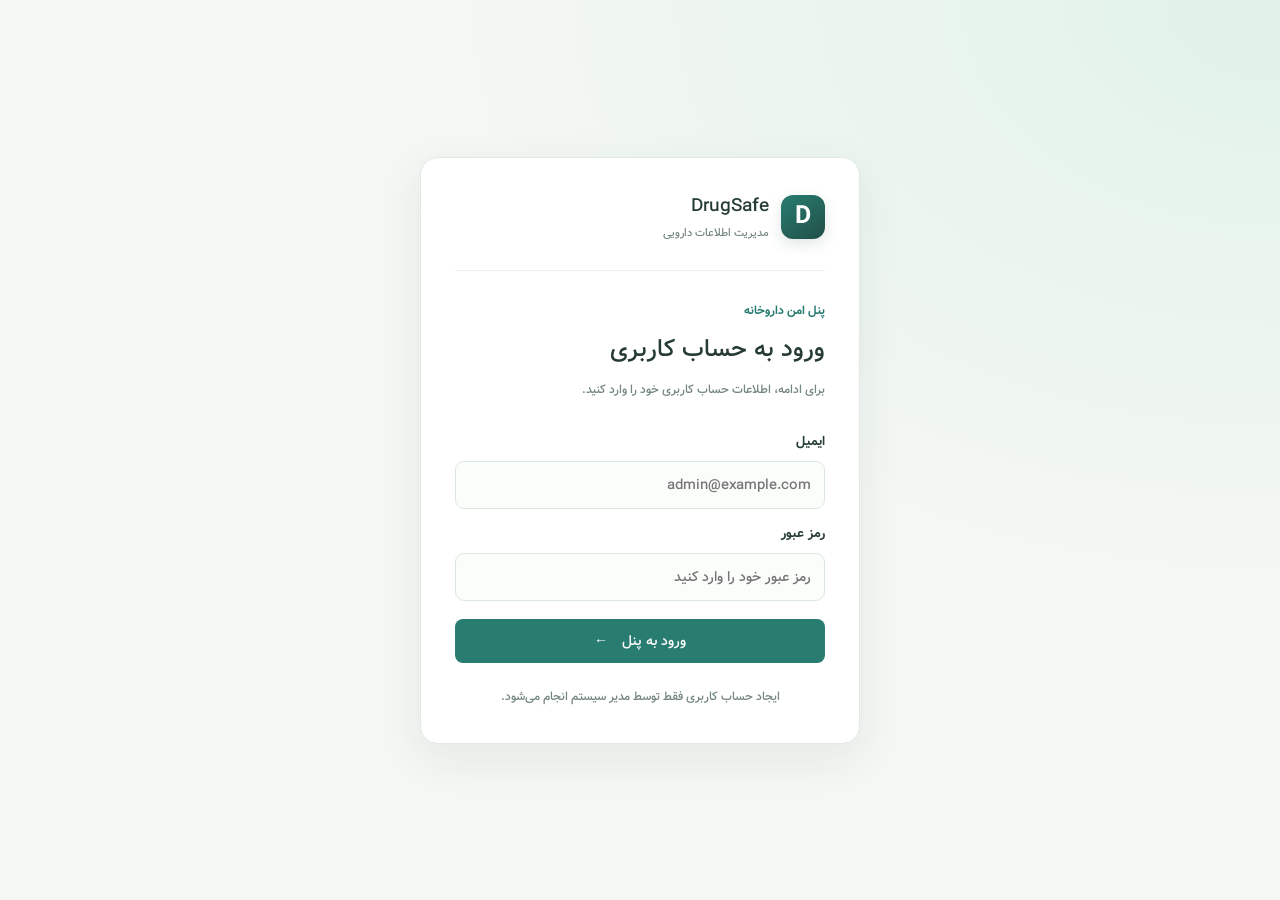
<file: login.html>
<!DOCTYPE html>
<html lang="fa" dir="rtl">
<head>
  <meta charset="UTF-8" />
  <meta name="viewport" content="width=device-width, initial-scale=1.0" />
  <title>ورود به DrugSafe</title>
  <link rel="stylesheet" href="./css/style.css" />
  <link rel="stylesheet" href="./css/auth.css" />
</head>
<body class="auth-page">
  <main class="auth-card">
    <a class="brand auth-brand" href="login.html">
      <span class="brand-icon">D</span>
      <span><strong>DrugSafe</strong><small>مدیریت اطلاعات دارویی</small></span>
    </a>
    <div class="auth-heading">
      <span class="auth-eyebrow">پنل امن داروخانه</span>
      <h1>ورود به حساب کاربری</h1>
      <p>برای ادامه، اطلاعات حساب کاربری خود را وارد کنید.</p>
    </div>
    <form id="loginForm" class="auth-form">
      <label for="email">ایمیل</label>
      <input id="email" name="email" type="email" autocomplete="username" placeholder="admin@example.com" required maxlength="255" />
      <label for="password">رمز عبور</label>
      <input id="password" name="password" type="password" autocomplete="current-password" placeholder="رمز عبور خود را وارد کنید" required maxlength="72" />
      <p id="loginMessage" class="form-message" role="alert"></p>
      <button id="loginButton" class="primary-btn auth-submit" type="submit">ورود به پنل <span>←</span></button>
    </form>
    <p class="auth-note">ایجاد حساب کاربری فقط توسط مدیر سیستم انجام می‌شود.</p>
  </main>
  <script src="./js/config.js"></script>
  <script src="./js/login.js"></script>
</body>
</html>
</file>
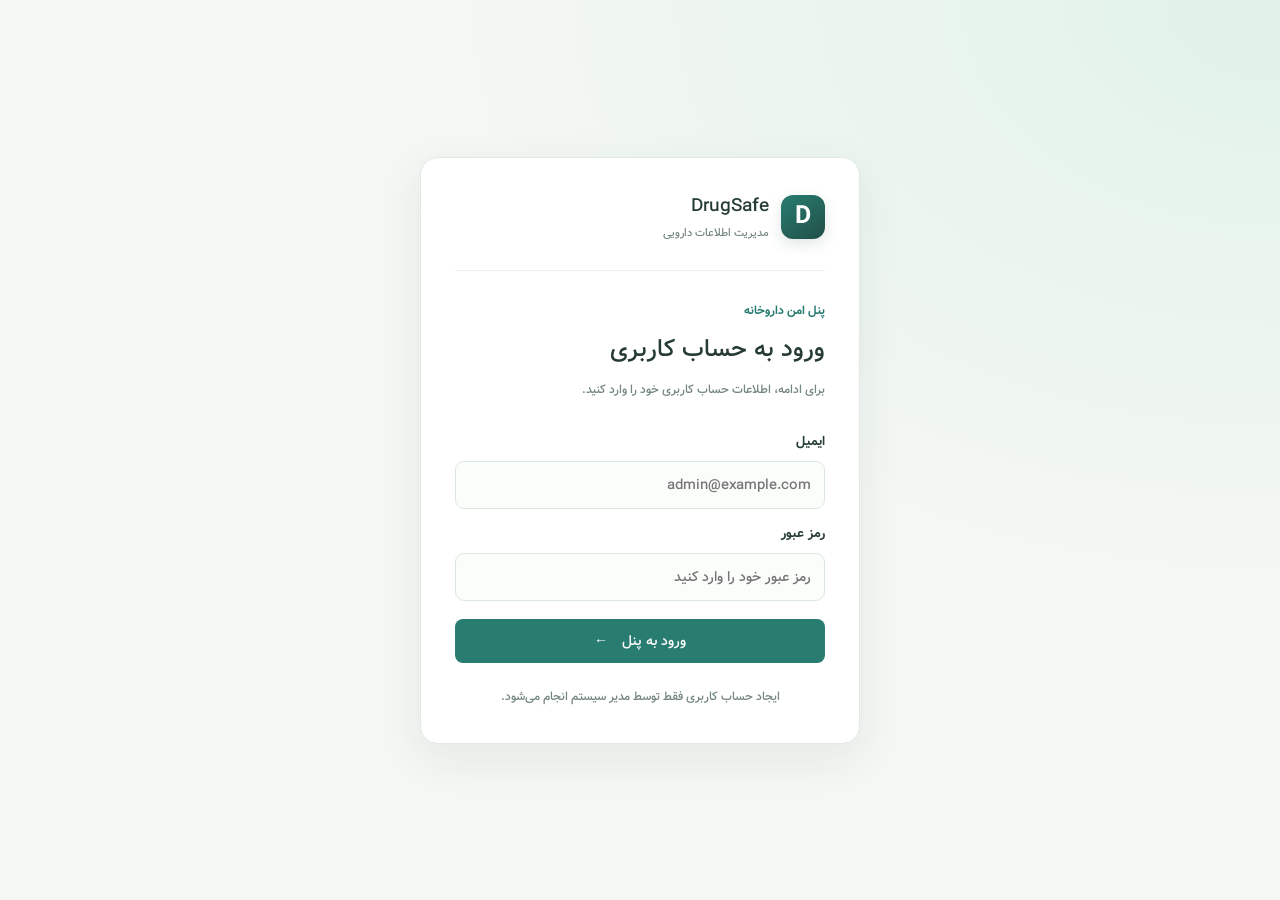
<file: prescriptions.html>
<!DOCTYPE html>
<html lang="fa" dir="rtl">
<head>
  <meta charset="UTF-8" />
  <meta name="viewport" content="width=device-width, initial-scale=1.0" />
  <meta name="theme-color" content="#f6faf7" />
  <title>DrugSafe | نسخه‌ها</title>
  <link rel="stylesheet" href="./css/style.css" />
  <link rel="stylesheet" href="./css/prescriptions.css" />
  <script src="./js/config.js"></script>
  <script src="./js/auth.js"></script>
  <script src="./js/prescriptions.js" defer></script>
</head>
<body>
<div class="app">
  <aside class="sidebar">
    <a href="index.html" class="brand"><span class="brand-icon">D</span><span><strong>DrugSafe</strong><small>مدیریت اطلاعات دارویی</small></span></a>
    <div class="nav-label">منوی اصلی</div>
    <nav class="navigation">
      <a href="index.html" class="nav-item"><span>▦</span> داشبورد</a>
      <a href="drugs.html" class="nav-item"><span>✚</span> مدیریت داروها</a>
      <a href="interactions.html" class="nav-item"><span>⇄</span> تعاملات دارویی</a>
      <a href="check.html" class="nav-item"><span>⌕</span> بررسی داروها</a>
      <a href="customers.html" class="nav-item"><span>♧</span> مدیریت مشتریان</a>
      <a href="prescriptions.html" class="nav-item active" aria-current="page"><span>▤</span> نسخه‌ها</a>
      <a href="users.html" class="nav-item"><span>♙</span> مدیریت کاربران</a>
    </nav>
    <div class="sidebar-footer">
      <span class="status-dot" id="serverDot"></span><span>اتصال به سرور</span>
      <strong id="serverStatus">در حال بررسی</strong>
      <button id="logoutBtn" class="logout-btn" type="button">خروج از حساب</button>
    </div>
  </aside>

  <main class="main">
    <header class="topbar">
      <div>
        <p class="eyebrow">پرونده‌های داروخانه</p>
        <h1>نسخه‌ها و سابقه دارویی</h1>
        <p class="subtitle">ثبت نسخه برای مشتری، بررسی تداخل‌های ثبت‌شده و مشاهده تاریخچه</p>
      </div>
      <button class="refresh-btn" id="refreshDataBtn" type="button">↻ بارگذاری دوباره اطلاعات</button>
    </header>

    <section class="prescription-notice">
      <span class="notice-mark">!</span>
      <p>بررسی تداخل بر اساس اطلاعات ثبت‌شده در سامانه انجام می‌شود و جایگزین ارزیابی پزشک یا داروساز نیست. نبود هشدار به معنی بی‌خطر بودن ترکیب داروها نیست.</p>
    </section>

    <section class="prescription-layout">
      <article class="prescription-panel">
        <div class="panel-heading">
          <div><h2>ثبت نسخه جدید</h2><p>مشتری و اقلام نسخه را وارد کنید.</p></div>
          <span class="panel-icon">＋</span>
        </div>
        <form id="prescriptionForm" class="prescription-form">
          <label for="prescriptionCustomer">مشتری <span>*</span></label>
          <select id="prescriptionCustomer" required>
            <option value="">در حال دریافت مشتریان...</option>
          </select>
          <p class="field-hint" id="customerHint">فقط مشتریان فعال قابل انتخاب هستند.</p>

          <label for="prescriptionNotes">یادداشت نسخه</label>
          <textarea id="prescriptionNotes" rows="2" maxlength="2000" placeholder="یادداشت اختیاری درباره نسخه"></textarea>

          <div class="items-heading">
            <div><h3>اقلام نسخه</h3><p>حداقل یک دارو و حداکثر ۱۰ دارو</p></div>
            <button id="addPrescriptionItemBtn" class="secondary-btn" type="button">＋ افزودن دارو</button>
          </div>
          <div id="prescriptionItems" class="prescription-items"></div>

          <p id="prescriptionFormMessage" class="form-message" role="alert"></p>
          <div class="form-actions">
            <button id="resetPrescriptionBtn" class="refresh-btn" type="button">پاک کردن فرم</button>
            <button id="savePrescriptionBtn" class="primary-btn" type="submit">ثبت نسخه و بررسی تداخل</button>
          </div>
        </form>
      </article>

      <article class="prescription-panel history-panel">
        <div class="panel-heading">
          <div><h2>تاریخچه نسخه‌های مشتری</h2><p>یک مشتری را انتخاب کنید تا نسخه‌های قبلی نمایش داده شوند.</p></div>
          <span class="panel-icon">◷</span>
        </div>
        <div class="history-filter">
          <label for="historyCustomer">انتخاب مشتری</label>
          <select id="historyCustomer">
            <option value="">انتخاب مشتری...</option>
          </select>
          <button id="loadHistoryBtn" class="secondary-btn" type="button">نمایش تاریخچه</button>
        </div>
        <div id="historyContent" class="history-content">
          <div class="empty-state">برای مشاهده تاریخچه، یک مشتری انتخاب کنید.</div>
        </div>
      </article>
    </section>

    <section id="createdResultSection" class="result-panel" hidden>
      <div class="panel-heading">
        <div><h2>نتیجه ثبت نسخه</h2><p>اطلاعات نسخه و خروجی بررسی تداخل</p></div>
        <span class="panel-icon">✓</span>
      </div>
      <div id="createdResultContent"></div>
    </section>
    <footer class="footer"><span>DrugSafe</span><span>مدیریت نسخه‌ها و سوابق دارویی</span></footer>
  </main>
</div>
<div id="toast" class="toast" role="status" aria-live="polite"></div>

<template id="prescriptionItemTemplate">
  <fieldset class="prescription-item">
    <div class="item-title-row">
      <legend>دارو <span class="item-number"></span></legend>
      <button class="remove-item-btn" type="button" aria-label="حذف دارو">حذف</button>
    </div>
    <label>انتخاب دارو <span>*</span></label>
    <select class="item-drug" required>
      <option value="">انتخاب دارو...</option>
    </select>
    <div class="item-fields">
      <div><label>دوز مصرف <span>*</span></label><input class="item-dosage" required maxlength="100" placeholder="مثلاً یک قرص" /></div>
      <div><label>دفعات مصرف <span>*</span></label><input class="item-frequency" required maxlength="100" placeholder="مثلاً هر ۸ ساعت" /></div>
      <div><label>مدت مصرف <span>*</span></label><input class="item-duration" required maxlength="100" placeholder="مثلاً ۷ روز" /></div>
      <div><label>تعداد <span>*</span></label><input class="item-quantity" type="number" required min="1" step="1" value="1" /></div>
    </div>
    <label>دستور یا توضیح تکمیلی</label>
    <input class="item-instructions" maxlength="1000" placeholder="مثلاً بعد از غذا (اختیاری)" />
  </fieldset>
</template>
</body>
</html>
</file>
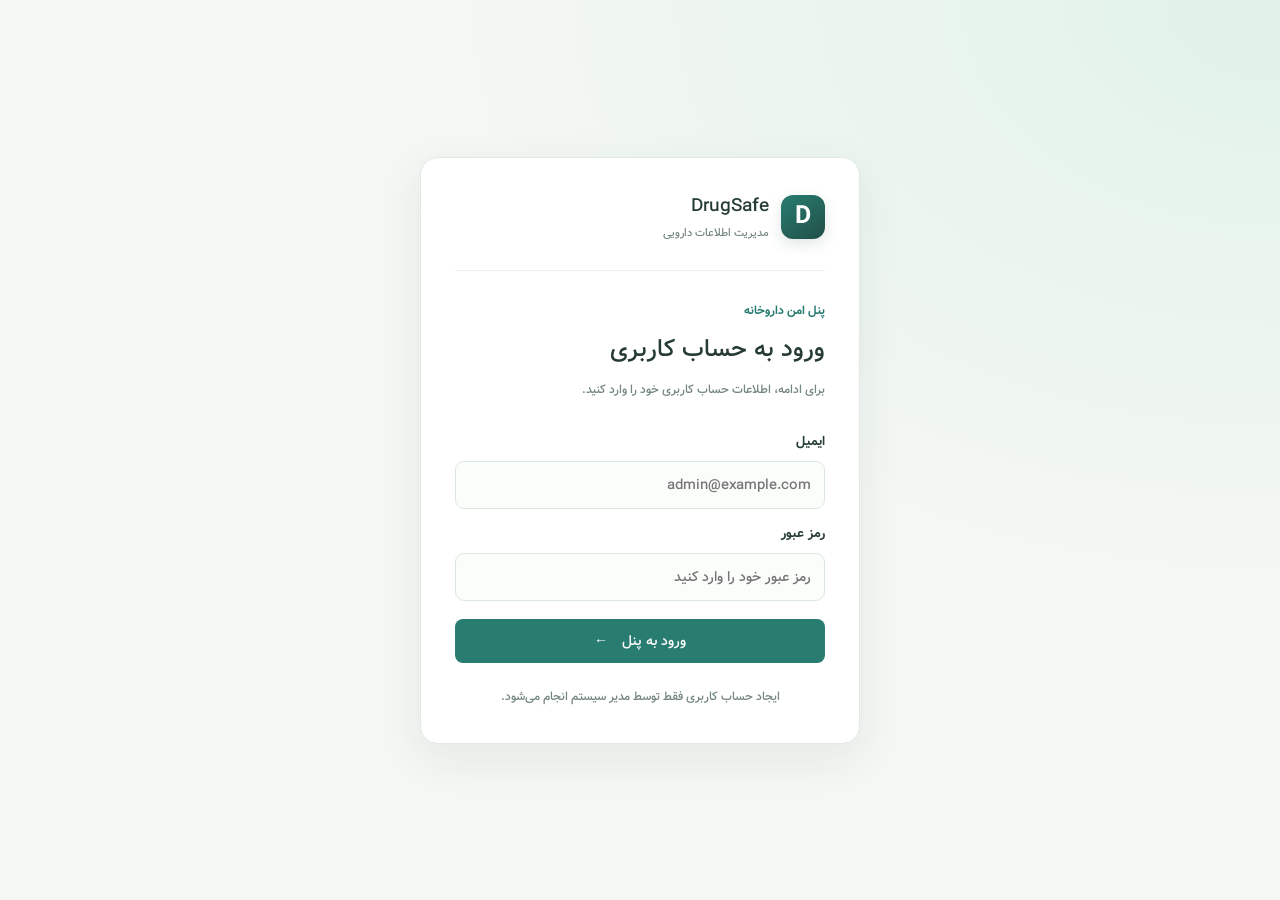
<file: users.html>
<!DOCTYPE html>
<html lang="fa" dir="rtl">
<head>
  <meta charset="UTF-8" />
  <meta name="viewport" content="width=device-width, initial-scale=1.0" />
  <title>DrugSafe | مدیریت کاربران</title>
  <link rel="stylesheet" href="./css/style.css" />
  <link rel="stylesheet" href="./css/users.css" />
</head>
<body>
<div class="app">
  <aside class="sidebar">
    <a href="index.html" class="brand"><span class="brand-icon">D</span><span><strong>DrugSafe</strong><small>مدیریت اطلاعات دارویی</small></span></a>
    <div class="nav-label">منوی اصلی</div>
    <nav class="navigation">
      <a href="index.html" class="nav-item"><span>▦</span> داشبورد</a>
      <a href="drugs.html" class="nav-item"><span>✚</span> مدیریت داروها</a>
      <a href="interactions.html" class="nav-item"><span>⇄</span> تعاملات دارویی</a>
      <a href="check.html" class="nav-item"><span>⌕</span> بررسی داروها</a>
      <a href="customers.html" class="nav-item"><span>♧</span> مدیریت مشتریان</a>
      <a href="prescriptions.html" class="nav-item"><span>▤</span> نسخه‌ها</a>
      <a href="users.html" class="nav-item active"><span>♙</span> مدیریت کاربران</a>
    </nav>
    <div class="sidebar-footer"><span class="status-dot"></span><span>حساب کاربری</span><strong id="currentUserName">کاربر واردشده</strong><button id="logoutBtn" class="logout-btn" type="button">خروج از حساب</button></div>
  </aside>
  <main class="main">
    <header class="topbar">
      <div><p class="eyebrow">مدیریت دسترسی</p><h1>مدیریت کاربران</h1><p class="subtitle">ایجاد و مدیریت حساب کارکنان داروخانه</p></div>
      <button class="primary-btn" id="addUserBtn" type="button">＋ افزودن کاربر</button>
    </header>
    <section class="user-summary">
      <div><span class="summary-label">کل حساب‌ها</span><strong id="usersTotal">—</strong></div>
      <div><span class="summary-label">حساب‌های فعال</span><strong id="usersActive">—</strong></div>
      <div><span class="summary-label">حساب‌های غیرفعال</span><strong id="usersInactive">—</strong></div>
    </section>
    <section class="section users-panel">
      <form id="filtersForm" class="users-filters">
        <input id="searchInput" type="search" placeholder="جست‌وجو در نام یا ایمیل..." minlength="2" />
        <select id="statusFilter" aria-label="وضعیت حساب"><option value="">همه وضعیت‌ها</option><option value="true">فعال</option><option value="false">غیرفعال</option></select>
        <select id="pageSize" aria-label="تعداد در صفحه"><option value="10">۱۰ مورد</option><option value="20">۲۰ مورد</option><option value="50">۵۰ مورد</option></select>
        <button class="refresh-btn" type="submit">اعمال فیلتر</button>
        <button class="refresh-btn" id="refreshBtn" type="button">↻ تازه‌سازی</button>
      </form>
      <div class="table-wrap">
        <table class="users-table">
          <thead><tr><th>نام و نام خانوادگی</th><th>ایمیل</th><th>وضعیت</th><th>تاریخ ایجاد</th><th>عملیات</th></tr></thead>
          <tbody id="usersTableBody"><tr><td colspan="5" class="table-empty">در حال دریافت اطلاعات...</td></tr></tbody>
        </table>
      </div>
      <div class="users-pagination"><span id="pageInfo">صفحه ۱</span><div><button id="prevPageBtn" class="refresh-btn" type="button">قبلی</button><button id="nextPageBtn" class="refresh-btn" type="button">بعدی</button></div></div>
    </section>
    <footer class="footer"><span>DrugSafe</span><span>مدیریت حساب‌های کارکنان</span></footer>
  </main>
</div>
<div id="userModal" class="modal-backdrop" hidden>
  <section class="user-modal" role="dialog" aria-modal="true" aria-labelledby="modalTitle">
    <div class="modal-heading"><div><h2 id="modalTitle">افزودن کاربر</h2><p>اطلاعات حساب کاربری را وارد کنید.</p></div><button id="closeModalBtn" class="icon-btn" type="button" aria-label="بستن">×</button></div>
    <form id="userForm">
      <label for="fullName">نام و نام خانوادگی</label><input id="fullName" name="fullName" required maxlength="150" />
      <label for="userEmail">ایمیل</label><input id="userEmail" name="email" type="email" required maxlength="255" />
      <div id="passwordField"><label for="userPassword">رمز عبور اولیه</label><input id="userPassword" name="password" type="password" minlength="8" maxlength="72" autocomplete="new-password" /></div>
      <label for="isActive">وضعیت حساب</label><select id="isActive" name="isActive"><option value="true">فعال</option><option value="false">غیرفعال</option></select>
      <p id="userFormMessage" class="form-message" role="alert"></p>
      <div class="modal-actions"><button id="cancelModalBtn" class="refresh-btn" type="button">انصراف</button><button id="saveUserBtn" class="primary-btn" type="submit">ذخیره کاربر</button></div>
    </form>
  </section>
</div>
<div id="toast" class="toast" role="status" aria-live="polite"></div>
<script src="./js/config.js"></script><script src="./js/auth.js"></script><script src="./js/users.js"></script>
</body>
</html>
</file>
<file: css/style.css>
@import url(./font_vazir.css);


:root {

  font-family: vazir;

  color: #263b36;

  background: #f4f7f4;

  font-synthesis: none;

  text-rendering: optimizeLegibility;



  --surface: #ffffff;

  --border: #e1e9e3;

  --muted: #74877e;



  --blue: #287d70;

  --blue-dark: #1f6258;

  --blue-soft: #e0f2e9;

  --blue-border: #b9ddce;



  --green: #16a34a;

  --purple: #9b7b9c;



  --shadow: 0 3px 14px rgba(38, 75, 61, 0.055);

}



* {

  box-sizing: border-box;
}



html {

  min-height: 100%;

  scroll-behavior: smooth;

}



body {

  margin: 0;

  min-height: 100vh;

  font-size: 14px;

  color: #263b36;

  background: #f4f7f4;

}



a {

  color: inherit;

  text-decoration: none;

}



button {

  font: inherit;

}



button,

a {

  -webkit-tap-highlight-color: transparent;

}



button:focus-visible,

a:focus-visible {

  outline: 2px solid #328c7b;

  outline-offset: 3px;

}



::selection {

  color: #244e45;

  background: #cdeadd;

}



.app {

  min-height: 100vh;

}



/* Sidebar */



.sidebar {

  position: fixed;

  inset: 0 0 0 auto;

  width: 255px;

  padding: 28px 18px;

  background: #ffffff;

  border-left: 1px solid var(--border);

  display: flex;

  flex-direction: column;

  z-index: 5;

}



.brand {

  display: flex;

  align-items: center;

  gap: 12px;

  padding: 0 5px 32px;

}



.brand-icon {

  width: 44px;

  height: 44px;

  border-radius: 12px;

  display: grid;

  place-items: center;

  background: linear-gradient(145deg, #287d70, #214f48);

  color: #ffffff;

  font-size: 25px;

  font-weight: 800;

  box-shadow: 0 5px 14px rgba(40, 94, 86, 0.15);

}



.brand strong,

.brand small {

  display: block;

}



.brand strong {

  font-size: 18px;

  letter-spacing: -0.2px;

  color: #263b36;

}



.brand small {

  color: var(--muted);

  font-size: 11px;

  margin-top: 4px;

}



.nav-label {

  color: #94a39b;

  font-size: 11px;

  padding: 0 12px;

  margin-bottom: 12px;

}



.navigation {

  display: grid;

  gap: 7px;

}



.nav-item {

  display: flex;

  align-items: center;

  gap: 12px;

  padding: 13px 14px;

  border-radius: 9px;

  color: #64776f;

  transition: background 0.2s, color 0.2s;

}



.nav-item > span {

  width: 22px;

  text-align: center;

  font-size: 19px;

}



.nav-item:hover {

  background: #edf6f0;

  color: #287d70;

}



.nav-item.active {

  color: #1f6258;

  background: #e0f2e9;

  box-shadow: inset -3px 0 #287d70;

  font-weight: 600;

}



.sidebar-footer {

  margin-top: auto;

  padding: 17px 12px;

  border: 1px solid var(--border);

  border-radius: 10px;

  display: flex;

  align-items: center;

  flex-wrap: wrap;

  gap: 8px;

  color: var(--muted);

  font-size: 11px;

  background: #f8fbf9;

}



.sidebar-footer strong {

  width: 100%;

  padding-right: 16px;

  color: #b17d4a;

  font-weight: 500;

}



.status-dot {

  display: inline-block;

  flex: 0 0 7px;

  width: 7px;

  height: 7px;

  border-radius: 50%;

  background: #94a39b;

}



/* Main layout */



.main {

  margin-right: 255px;

  padding: 35px 38px 20px;

  max-width: 1600px;

}



.topbar {

  display: flex;

  align-items: center;

  justify-content: space-between;

  gap: 20px;

  margin-bottom: 28px;

}



.eyebrow,

.welcome-label {

  color: #287d70;

  font-size: 11px;

  font-weight: 600;

  letter-spacing: 0.2px;

}



h1,

h2,

h3,

p {

  margin-top: 0;

}



.topbar h1 {

  font-size: 28px;

  font-weight: 700;

  margin: 7px 0;

  letter-spacing: -0.5px;

}



.subtitle,

.section-heading p {

  color: var(--muted);

  font-size: 12px;

  margin-bottom: 0;

}



.refresh-btn {

  color: #425e58;

  background: #ffffff;

  border: 1px solid #dce7e0;

  border-radius: 9px;

  padding: 10px 15px;

  cursor: pointer;

  transition: background 0.2s, border-color 0.2s;

}



.refresh-btn:hover {

  background: #e8f4ed;

  border-color: #b5d9ca;

}



/* Welcome banner */



.welcome {

  position: relative;

  overflow: hidden;

  min-height: 220px;

  padding: 30px;

  border: 1px solid #c8e3d6;

  border-radius: 15px;

  background:

    radial-gradient(

      ellipse at 90% 10%,

      rgba(62, 128, 104, 0.12),

      transparent 45%

    ),

    linear-gradient(115deg, #ffffff, #e8f4ed);

}



.welcome h2 {

  position: relative;

  z-index: 1;

  color: #2d4943;

  font-size: 23px;

  font-weight: 700;

  margin: 13px 0 10px;

}



.welcome p {

  position: relative;

  z-index: 1;

  max-width: 530px;

  color: #72857c;

  line-height: 2;

  font-size: 12px;

  margin-bottom: 20px;

}



.primary-btn {

  position: relative;

  z-index: 1;

  display: inline-flex;

  align-items: center;

  gap: 14px;

  background: #287d70;

  color: #ffffff;

  border-radius: 8px;

  padding: 11px 15px;

  font-size: 12px;

  font-weight: 500;

  transition: background 0.2s, transform 0.2s;

}



.primary-btn:hover {

  background: #1f6258;

  transform: translateY(-1px);

}



.welcome-symbol {

  position: absolute;

  left: 65px;

  top: 50%;

  transform: translateY(-50%) rotate(-12deg);

  font-size: 150px;

  line-height: 1;

  color: rgba(53, 93, 145, 0.045);

  font-weight: 800;

  pointer-events: none;

}



/* Sections */



.section {

  margin-top: 34px;

}



.section-heading {

  display: flex;

  justify-content: space-between;

  align-items: center;

  gap: 15px;

  margin-bottom: 17px;

}



.section-heading h2 {

  font-size: 17px;

  font-weight: 700;

  margin-bottom: 6px;

}



/* Live status */



.live-badge {

  display: flex;

  align-items: center;

  gap: 7px;

  font-size: 11px;

  color: #2f8a62;

}



.live-badge .status-dot {

  background: #2f8a62;

}



/* Statistics */



.stats-grid {

  display: grid;

  grid-template-columns: repeat(3, minmax(0, 1fr));

  gap: 16px;

}



.stat-card {

  padding: 21px;

  background: var(--surface);

  border: 1px solid var(--border);

  border-radius: 12px;

  box-shadow: var(--shadow);

  transition: border-color 0.2s, transform 0.2s;

  min-width: 0;

}



.stat-card:hover {

  border-color: #afd8c7;

  transform: translateY(-2px);

}



.stat-top {

  display: flex;

  align-items: center;

  justify-content: space-between;

  gap: 10px;

}



.stat-icon,

.quick-icon {

  display: grid;

  place-items: center;

  border-radius: 10px;

  font-size: 20px;

}



.stat-icon {

  width: 42px;

  height: 42px;

  flex: 0 0 42px;

}



.blue {

  color: #287d70;

  background: #e0f2e9;

}



.purple {

  color: #9b7b9c;

  background: #f4edf4;

}



.green {

  color: #15803d;

  background: #dcfce7;

}



.stat-caption {

  color: #94a39b;

  font-size: 10px;

}



.stat-title {

  color: #687d73;

  font-size: 12px;

  margin: 20px 0 7px;

}



.stat-value {

  display: block;

  font-size: 29px;

  line-height: 1.5;

  font-weight: 700;

  color: #263b36;

  overflow-wrap: anywhere;

}



.status-value {

  font-size: 23px;

}



.stat-description {

  display: block;

  color: #87978f;

  font-size: 11px;

  margin-top: 5px;

  line-height: 1.8;

}



/* Quick access */



.quick-grid {

  display: grid;

  grid-template-columns: repeat(3, minmax(0, 1fr));

  gap: 14px;

}



.quick-card {

  display: flex;

  align-items: flex-start;

  gap: 12px;

  padding: 18px;

  background: var(--surface);

  border: 1px solid var(--border);

  border-radius: 12px;

  box-shadow: var(--shadow);

  transition: border-color 0.2s, background 0.2s, transform 0.2s;

  min-width: 0;

}



.quick-card:hover {

  border-color: #afd8c7;

  background: #f8fbf9;

  transform: translateY(-2px);

}



.quick-icon {

  flex: 0 0 38px;

  width: 38px;

  height: 38px;

}



.quick-card > div {

  flex: 1;

  min-width: 0;

}



.quick-card h3 {

  color: #344d46;

  font-size: 12px;

  font-weight: 600;

  margin: 2px 0 8px;

}



.quick-card p {

  color: var(--muted);

  font-size: 10px;

  line-height: 1.9;

  margin-bottom: 0;

}



.quick-arrow {

  color: #94a39b;

  align-self: center;

  transition: color 0.2s;

}



.quick-card:hover .quick-arrow {

  color: #287d70;

}



/* Footer */



.footer {

  display: flex;

  justify-content: space-between;

  gap: 15px;

  border-top: 1px solid var(--border);

  margin-top: 42px;

  padding: 20px 0 5px;

  color: #84948b;

  font-size: 10px;

  line-height: 1.8;

}



/* Toast */



.toast {

  position: fixed;

  bottom: 24px;

  left: 24px;

  z-index: 10;

  max-width: calc(100% - 48px);

  padding: 13px 18px;

  border: 1px solid #dce7e0;

  border-radius: 10px;

  background: #ffffff;

  color: #344d46;

  box-shadow: 0 8px 28px rgba(38, 75, 61, 0.12);

  opacity: 0;

  transform: translateY(10px);

  pointer-events: none;

  transition: opacity 0.25s, transform 0.25s;

}



.toast.show {

  opacity: 1;

  transform: translateY(0);

}



/* Semantic status colors */



.text-success {

  color: #15803d;

}



.text-warning {

  color: #b17d4a;

}



.text-danger {

  color: #bd6268;

}



.bg-success {

  color: #166534;

  background: #dcfce7;

}



.bg-warning {

  color: #8c672e;

  background: #fbf2e5;

}



.bg-danger {

  color: #a64e54;

  background: #f9eaea;

}



/* Large screens */



@media (min-width: 1500px) {

  .main {

    margin-right: 255px;

    padding-right: 48px;

    padding-left: 48px;

  }

}



/* Tablets */



@media (max-width: 1100px) {

  .stats-grid,

  .quick-grid {

    grid-template-columns: repeat(2, minmax(0, 1fr));

  }



  .sidebar {

    width: 220px;

  }



  .main {

    margin-right: 220px;

    padding: 28px 24px;

  }

}



/* Mobile */



@media (max-width: 720px) {

  .sidebar {

    position: static;

    width: 100%;

    padding: 17px;

    border-left: 0;

    border-bottom: 1px solid var(--border);

  }



  .brand {

    padding-bottom: 18px;

  }



  .nav-label,

  .sidebar-footer {

    display: none;

  }



  .navigation {

    display: flex;

    overflow-x: auto;

    gap: 7px;

    padding-bottom: 2px;

    scrollbar-width: thin;

  }



  .nav-item {

    white-space: nowrap;

    font-size: 11px;

    padding: 10px;

    flex-shrink: 0;

  }



  .nav-item > span {

    font-size: 15px;

    width: auto;

  }



  .main {

    margin-right: 0;

    padding: 24px 16px;

  }



  .topbar {

    align-items: flex-start;

    gap: 12px;

  }



  .topbar h1 {

    font-size: 24px;

  }



  .refresh-btn {

    font-size: 11px;

    white-space: nowrap;

    padding: 9px 11px;

  }



  .welcome {

    padding: 23px;

  }



  .welcome h2 {

    font-size: 20px;

  }



  .welcome-symbol {

    left: 15px;

    font-size: 90px;

  }



  .stats-grid,

  .quick-grid {

    grid-template-columns: 1fr;

  }



  .stat-card {

    padding: 17px;

  }



  .footer {

    flex-direction: column;

  }



  .toast {

    bottom: 16px;

    left: 16px;

  }

}



/* Reduced motion */



@media (prefers-reduced-motion: reduce) {

  *,

  *::before,

  *::after {

    scroll-behavior: auto !important;

    transition-duration: 0.01ms !important;

    animation-duration: 0.01ms !important;

  }

}


.logout-btn{width:100%;border:1px solid var(--border);border-radius:7px;background:#fff;padding:7px;margin-top:8px;font:inherit;color:#b42318;cursor:pointer}.logout-btn:hover{background:#fff0ee}

/* Preserve the original DrugSafe typography across every page and form control. */
html,
body,
body *,
body *::before,
body *::after {
  font-family:  vazir, Tahoma, sans-serif;
  font-weight: 500;

}
</file>
<file: css/check.css>
/* ========================================
   DrugSafe - Drug Interaction Checker
   ======================================== */

   :root {
    --check-primary: #287d70;
    --check-primary-dark: #214f48;
    --check-primary-light: #e0f2e9;
    --check-background: #f4f7f4;
    --check-surface: #ffffff;
    --check-text: #263b36;
    --check-muted: #7b8b85;
    --check-border: #e6ece8;
    --check-danger: #c83e4d;
    --check-warning: #b7791f;
    --check-success: #25815d;
    --check-radius: 16px;
    --check-shadow: 0 5px 22px rgba(34, 75, 61, 0.045);
  }
  
  /* پایه */
  
  body {
    direction: rtl;
    font-family: 'Vazirmatn', Tahoma, sans-serif;
    color: var(--check-text);
    background: var(--check-background);
  }
  
  button,
  input {
    font: inherit;
  }
  
  button {
    -webkit-tap-highlight-color: transparent;
  }
  
  [hidden] {
    display: none !important;
  }
  
  /* سایدبار - هماهنگ با صفحات دیگر */
  
  .sidebar {
    position: fixed;
    top: 0;
    right: 0;
    left: auto;
    width: 255px;
    height: 100vh;
    height: 100dvh;
    direction: rtl;
    z-index: 100;
    box-sizing: border-box;
  }
  
  .main-content {
    min-width: 0;
    margin-right: 255px;
    margin-left: 0;
    padding: 34px;
    box-sizing: border-box;
  }
  
  /* سربرگ */
  
  .check-page-header {
    display: flex;
    align-items: center;
    justify-content: space-between;
    gap: 20px;
    margin-bottom: 24px;
  }
  
  .page-breadcrumb {
    display: flex;
    align-items: center;
    gap: 9px;
    margin-bottom: 14px;
    color: var(--check-muted);
    font-size: 12px;
  }
  
  .breadcrumb-separator {
    color: #b3c0ba;
  }
  
  .check-page-header h1 {
    margin: 0 0 10px;
    color: var(--check-text);
    font-size: 27px;
    font-weight: 800;
    line-height: 1.6;
  }
  
  .check-page-header > div:first-child > p {
    margin: 0;
    color: var(--check-muted);
    font-size: 13px;
    line-height: 2;
  }
  
  .header-icon {
    display: flex;
    flex-shrink: 0;
    align-items: center;
    justify-content: center;
    width: 64px;
    height: 64px;
    border-radius: 19px;
    background: linear-gradient(145deg, #e0f2e9, #c9e6d9);
    color: var(--check-primary);
    font-size: 38px;
  }
  
  /* هشدار پزشکی */
  
  .medical-notice {
    display: flex;
    align-items: flex-start;
    gap: 13px;
    margin-bottom: 24px;
    padding: 17px 19px;
    border: 1px solid #f0dfb7;
    border-radius: 13px;
    background: #fffaf0;
  }
  
  .notice-icon {
    display: flex;
    flex-shrink: 0;
    align-items: center;
    justify-content: center;
    width: 28px;
    height: 28px;
    border-radius: 9px;
    background: #f9e9bd;
    color: #805a14;
    font-weight: 800;
  }
  
  .medical-notice strong {
    display: block;
    margin-bottom: 5px;
    color: #805a14;
    font-size: 13px;
  }
  
  .medical-notice p {
    margin: 0;
    color: #806f4b;
    font-size: 12px;
    line-height: 2;
  }
  
  /* کارت‌های اصلی */
  
  .check-card {
    margin-bottom: 24px;
    padding: 25px;
    border: 1px solid rgba(225, 234, 228, 0.9);
    border-radius: var(--check-radius);
    background: var(--check-surface);
    box-shadow: var(--check-shadow);
  }
  
  .section-heading {
    display: flex;
    align-items: center;
    gap: 13px;
    margin-bottom: 26px;
  }
  
  .section-heading-icon {
    display: flex;
    flex-shrink: 0;
    align-items: center;
    justify-content: center;
    width: 44px;
    height: 44px;
    border-radius: 13px;
    background: var(--check-primary-light);
    color: var(--check-primary);
    font-size: 23px;
  }
  
  .section-heading h2 {
    margin: 0 0 6px;
    color: var(--check-text);
    font-size: 17px;
    font-weight: 800;
  }
  
  .section-heading p {
    margin: 0;
    color: var(--check-muted);
    font-size: 12px;
    line-height: 1.9;
  }
  
  /* جست‌وجوی دارو */
  
  .drug-search-area {
    position: relative;
  }
  
  .field-label {
    display: block;
    margin-bottom: 10px;
    color: var(--check-text);
    font-size: 13px;
    font-weight: 700;
  }
  
  .drug-search-wrapper {
    position: relative;
    display: flex;
    align-items: center;
  }
  
  .drug-search-wrapper input {
    width: 100%;
    height: 53px;
    padding: 0 48px 0 95px;
    border: 1px solid var(--check-border);
    border-radius: 12px;
    outline: none;
    background: #fbfcfb;
    color: var(--check-text);
    font-size: 13px;
    transition:
      border-color 0.2s,
      box-shadow 0.2s,
      background 0.2s;
  }
  
  .drug-search-wrapper input::placeholder {
    color: #a0ada6;
  }
  
  .drug-search-wrapper input:focus {
    border-color: var(--check-primary);
    background: #ffffff;
    box-shadow: 0 0 0 4px rgba(40, 125, 112, 0.09);
  }
  
  .drug-search-wrapper input:disabled {
    cursor: not-allowed;
    opacity: 0.65;
  }
  
  .search-icon {
    position: absolute;
    right: 17px;
    z-index: 1;
    color: var(--check-primary);
    font-size: 27px;
    pointer-events: none;
  }
  
  .search-hint {
    position: absolute;
    left: 13px;
    padding: 6px 10px;
    border-radius: 7px;
    background: linear-gradient(145deg, #e0f2e9, #c9e6d9);
    color: var(--check-primary);
    font-size: 11px;
    pointer-events: none;
  }
  
  .field-help {
    margin: 9px 0 0;
    color: var(--check-muted);
    font-size: 11px;
    line-height: 1.9;
  }
  
  /* فهرست پیشنهادهای جست‌وجو */
  
  .drug-search-results {
    position: absolute;
    top: calc(100% - 1px);
    right: 0;
    left: 0;
    z-index: 30;
    max-height: 300px;
    overflow-y: auto;
    border: 1px solid var(--check-border);
    border-radius: 0 0 12px 12px;
    background: #ffffff;
    box-shadow: 0 12px 28px rgba(30, 65, 52, 0.12);
  }
  
  .drug-search-item {
    display: flex;
    width: 100%;
    flex-direction: column;
    align-items: flex-start;
    gap: 6px;
    padding: 14px 16px;
    border: 0;
    border-bottom: 1px solid #f0f3f0;
    background: #ffffff;
    color: var(--check-text);
    text-align: right;
    cursor: pointer;
    transition: background 0.15s;
  }
  
  .drug-search-item:last-child {
    border-bottom: 0;
  }
  
  .drug-search-item:hover,
  .drug-search-item:focus-visible {
    outline: none;
    background: #f0f8f3;
  }
  
  .drug-search-name {
    font-size: 13px;
    font-weight: 700;
  }
  
  .drug-search-item small {
    color: var(--check-muted);
    font-size: 11px;
  }
  
  .search-empty {
    padding: 20px;
    color: var(--check-muted);
    font-size: 12px;
    text-align: center;
  }
  
  /* داروهای انتخاب‌شده */
  
  .selected-drugs-section {
    margin-top: 28px;
  }
  
  .selected-drugs-heading {
    display: flex;
    align-items: center;
    justify-content: space-between;
    gap: 12px;
    margin-bottom: 14px;
  }
  
  .selected-drugs-heading h3 {
    margin: 0;
    font-size: 14px;
    font-weight: 800;
  }
  
  .selected-count {
    padding: 6px 10px;
    border-radius: 8px;
    background: #f0f5f1;
    color: var(--check-primary);
    font-size: 10px;
  }
  
  .selected-drugs {
    display: grid;
    grid-template-columns: repeat(2, minmax(0, 1fr));
    gap: 12px;
  }
  
  .selected-drug-item {
    display: flex;
    min-width: 0;
    align-items: center;
    justify-content: space-between;
    gap: 12px;
    padding: 14px;
    border: 1px solid #e5eee7;
    border-radius: 12px;
    background: #fbfdfb;
  }
  
  .selected-drug-info {
    display: flex;
    min-width: 0;
    flex-direction: column;
    gap: 6px;
  }
  
  .selected-drug-info strong {
    overflow-wrap: anywhere;
    color: var(--check-text);
    font-size: 12px;
  }
  
  .selected-drug-info small {
    overflow-wrap: anywhere;
    color: var(--check-muted);
    font-size: 10px;
    line-height: 1.8;
  }
  
  .remove-drug-btn {
    display: flex;
    flex-shrink: 0;
    align-items: center;
    justify-content: center;
    width: 31px;
    height: 31px;
    border: 1px solid #f1dede;
    border-radius: 9px;
    background: #fff5f5;
    color: var(--check-danger);
    font-size: 23px;
    cursor: pointer;
    transition: 0.2s;
  }
  
  .remove-drug-btn:hover {
    border-color: #e8b6bb;
    background: #ffe8e9;
  }
  
  .selected-drugs-empty {
    display: flex;
    grid-column: 1 / -1;
    flex-direction: column;
    align-items: center;
    justify-content: center;
    gap: 9px;
    min-height: 145px;
    padding: 20px;
    border: 1px dashed #dce7df;
    border-radius: 12px;
    background: #fcfdfc;
    text-align: center;
  }
  
  .empty-icon {
    display: flex;
    align-items: center;
    justify-content: center;
    width: 39px;
    height: 39px;
    border-radius: 12px;
    background: #edf5ef;
    color: var(--check-primary);
    font-size: 25px;
  }
  
  .selected-drugs-empty strong {
    font-size: 12px;
  }
  
  .selected-drugs-empty p {
    margin: 0;
    color: var(--check-muted);
    font-size: 11px;
    line-height: 1.9;
  }
  
  /* دکمه‌ها */
  
  .selection-footer {
    display: flex;
    align-items: center;
    justify-content: space-between;
    gap: 18px;
    margin-top: 25px;
    padding-top: 20px;
    border-top: 1px solid #edf1ee;
  }
  
  .selection-hint {
    display: flex;
    align-items: center;
    gap: 8px;
    color: var(--check-muted);
    font-size: 11px;
    line-height: 1.9;
  }
  
  .hint-dot {
    width: 7px;
    height: 7px;
    flex-shrink: 0;
    border-radius: 50%;
    background: #d4a347;
  }
  
  .selection-actions {
    display: flex;
    flex-wrap: wrap;
    gap: 10px;
  }
  
  .btn {
    display: inline-flex;
    align-items: center;
    justify-content: center;
    gap: 9px;
    min-height: 42px;
    padding: 0 17px;
    border: 1px solid transparent;
    border-radius: 10px;
    font-size: 12px;
    font-weight: 700;
    text-decoration: none;
    cursor: pointer;
    transition:
      background 0.2s,
      border-color 0.2s,
      transform 0.2s,
      box-shadow 0.2s;
  }
  
  .btn:focus-visible {
    outline: 3px solid rgba(40, 125, 112, 0.25);
    outline-offset: 2px;
  }
  
  .btn:active:not(:disabled) {
    transform: translateY(1px);
  }
  
  .btn-primary {
    background: var(--check-primary);
    color: #ffffff;
  }
  
  .btn-primary:hover:not(:disabled) {
    background: var(--check-primary-dark);
    box-shadow: 0 5px 14px rgba(40, 125, 112, 0.18);
  }
  
  .btn-primary:disabled {
    background: #a9c5bc;
    cursor: not-allowed;
    opacity: 0.8;
  }
  
  .btn-secondary {
    border-color: var(--check-border);
    background: #ffffff;
    color: #66766f;
  }
  
  .btn-secondary:hover {
    border-color: #c8d9ce;
    background: #f7faf7;
  }
  
  .btn-text {
    min-height: 35px;
    padding: 0 8px;
    background: transparent;
    color: var(--check-primary);
  }
  
  .btn-text:hover {
    background: #eef6f0;
  }
  
  /* سربرگ نتایج */
  
  .results-card {
    min-height: 250px;
  }
  
  .results-heading {
    margin-bottom: 22px;
  }
  
  .results-icon {
    background: #e9effb;
    color: #5476b7;
  }
  
  /* خلاصه نتایج */
  
  .results-summary {
    display: grid;
    grid-template-columns: repeat(5, minmax(0, 1fr));
    gap: 11px;
    margin-bottom: 20px;
  }
  
  .summary-stat {
    display: flex;
    min-width: 0;
    flex-direction: column;
    gap: 11px;
    padding: 15px 12px;
    border: 1px solid #e9eeea;
    border-radius: 12px;
    background: #fbfcfb;
  }
  
  .summary-stat span {
    color: var(--check-muted);
    font-size: 10px;
    line-height: 1.9;
  }
  
  .summary-stat strong {
    color: var(--check-text);
    font-size: 23px;
    font-weight: 800;
  }
  
  /* محل نتایج */
  
  .interaction-results {
    display: flex;
    flex-direction: column;
    gap: 13px;
  }
  
  .results-placeholder,
  .check-result-empty {
    display: flex;
    flex-direction: column;
    align-items: center;
    justify-content: center;
    min-height: 210px;
    padding: 25px;
    border: 1px dashed #dce7df;
    border-radius: 13px;
    background: #fcfdfc;
    text-align: center;
  }
  
  .placeholder-icon {
    display: flex;
    align-items: center;
    justify-content: center;
    width: 53px;
    height: 53px;
    margin-bottom: 14px;
    border-radius: 16px;
    background: #eaf4ed;
    color: var(--check-primary);
    font-size: 30px;
  }
  
  .results-placeholder h3,
  .check-result-empty h3 {
    margin: 0 0 9px;
    color: var(--check-text);
    font-size: 14px;
  }
  
  .results-placeholder p,
  .check-result-empty p {
    max-width: 510px;
    margin: 0;
    color: var(--check-muted);
    font-size: 12px;
    line-height: 2.1;
  }
  
  /* کارت هر تداخل */
  
  .interaction-result-card {
    overflow: hidden;
    border: 1px solid var(--check-border);
    border-right: 4px solid #b9c7bf;
    border-radius: 12px;
    background: #ffffff;
  }
  
  .interaction-result-card.severity-high {
    border-right-color: #d74b57;
  }
  
  .interaction-result-card.severity-moderate {
    border-right-color: #d7a03b;
  }
  
  .interaction-result-card.severity-low {
    border-right-color: #2b9a70;
  }
  
  .interaction-result-header {
    display: flex;
    align-items: center;
    justify-content: space-between;
    gap: 15px;
    padding: 17px;
    background: #fbfcfb;
  }
  
  .interaction-drug-pair {
    display: flex;
    flex-wrap: wrap;
    align-items: center;
    gap: 10px;
    min-width: 0;
  }
  
  .interaction-drug-pair strong {
    overflow-wrap: anywhere;
    font-size: 12px;
  }
  
  .interaction-drug-pair > span {
    color: #9aa9a0;
    font-size: 16px;
  }
  
  .severity-badge {
    display: inline-flex;
    flex-shrink: 0;
    align-items: center;
    justify-content: center;
    padding: 7px 11px;
    border-radius: 8px;
    font-size: 10px;
    font-weight: 800;
  }
  
  .severity-badge.severity-high {
    background: #fdebed;
    color: #bb3442;
  }
  
  .severity-badge.severity-moderate {
    background: #fff3dc;
    color: #96620f;
  }
  
  .severity-badge.severity-low {
    background: #e4f5eb;
    color: #21774e;
  }
  
  .severity-badge.severity-unknown {
    background: #edf0ee;
    color: #68756d;
  }
  
  .interaction-result-body {
    padding: 17px;
  }
  
  .interaction-result-body > p {
    margin: 0;
    color: #5f7067;
    font-size: 12px;
    line-height: 2.1;
    overflow-wrap: anywhere;
  }
  
  .interaction-recommendation {
    margin-top: 15px;
    padding: 13px 15px;
    border-radius: 9px;
    background: #f2f7f3;
  }
  
  .interaction-recommendation strong {
    display: block;
    margin-bottom: 7px;
    color: var(--check-primary-dark);
    font-size: 11px;
  }
  
  .interaction-recommendation p {
    margin: 0;
    color: #5f7067;
    font-size: 11px;
    line-height: 2;
    overflow-wrap: anywhere;
  }
  
  /* پیام‌ها */
  
  .check-message {
    padding: 16px;
    border: 1px solid var(--check-border);
    border-radius: 11px;
    font-size: 12px;
    line-height: 2;
  }
  
  .check-message-error {
    border-color: #f0cdd0;
    background: #fff4f4;
    color: #a92e3b;
  }
  
  .check-message-info {
    background: #f1f7f3;
    color: var(--check-primary-dark);
  }
  
  .check-result-empty {
    border-style: solid;
    border-color: #e1ece3;
    background: #f8fcf8;
  }
  
  /* بارگذاری */
  
  .results-loading {
    display: flex;
    flex-direction: column;
    align-items: center;
    justify-content: center;
    gap: 10px;
    min-height: 180px;
    padding: 20px;
    text-align: center;
  }
  
  .loading-spinner {
    width: 34px;
    height: 34px;
    border: 3px solid #e0eee5;
    border-top-color: var(--check-primary);
    border-radius: 50%;
    animation: check-spin 0.8s linear infinite;
  }
  
  .results-loading strong {
    font-size: 13px;
  }
  
  .results-loading p {
    margin: 0;
    color: var(--check-muted);
    font-size: 11px;
  }
  
  @keyframes check-spin {
    to {
      transform: rotate(360deg);
    }
  }
  
  /* پایین نتایج */
  
  .results-footer {
    display: flex;
    align-items: center;
    justify-content: space-between;
    gap: 15px;
    margin-top: 22px;
    padding-top: 15px;
    border-top: 1px solid #edf1ee;
  }
  
  .results-footer p {
    margin: 0;
    color: var(--check-muted);
    font-size: 10px;
    line-height: 1.9;
  }
  
  /* راهنمای شدت */
  
  .severity-guide {
    margin-bottom: 24px;
    padding: 23px;
    border: 1px solid var(--check-border);
    border-radius: var(--check-radius);
    background: #ffffff;
    box-shadow: var(--check-shadow);
  }
  
  .severity-guide-heading {
    display: flex;
    align-items: center;
    gap: 12px;
    margin-bottom: 21px;
  }
  
  .guide-icon {
    display: flex;
    flex-shrink: 0;
    align-items: center;
    justify-content: center;
    width: 39px;
    height: 39px;
    border-radius: 12px;
    background: #edf2fb;
    color: #5276b4;
    font-size: 22px;
  }
  
  .severity-guide-heading h2 {
    margin: 0 0 5px;
    font-size: 14px;
  }
  
  .severity-guide-heading p {
    margin: 0;
    color: var(--check-muted);
    font-size: 11px;
    line-height: 1.9;
  }
  
  .severity-guide-grid {
    display: grid;
    grid-template-columns: repeat(3, minmax(0, 1fr));
    gap: 13px;
  }
  
  .severity-guide-item {
    display: flex;
    align-items: flex-start;
    gap: 11px;
    padding: 15px;
    border: 1px solid #edf1ee;
    border-radius: 11px;
    background: #fcfdfc;
  }
  
  .severity-guide-dot {
    width: 9px;
    height: 9px;
    flex-shrink: 0;
    margin-top: 5px;
    border-radius: 50%;
  }
  
  .severity-dot-high {
    background: #d74b57;
  }
  
  .severity-dot-moderate {
    background: #d7a03b;
  }
  
  .severity-dot-low {
    background: #2b9a70;
  }
  
  .severity-guide-item strong {
    display: block;
    margin-bottom: 7px;
    font-size: 12px;
  }
  
  .severity-guide-item p {
    margin: 0;
    color: var(--check-muted);
    font-size: 10px;
    line-height: 2;
  }
  
  /* فوتر صفحه */
  
  .check-page-footer {
    display: flex;
    align-items: center;
    justify-content: space-between;
    gap: 15px;
    padding: 7px 2px 15px;
    color: #8b9991;
    font-size: 10px;
  }
  
  /* تبلت */
  
  @media (max-width: 1200px) {
    .main-content {
      padding: 25px;
    }
  
    .results-summary {
      grid-template-columns: repeat(3, minmax(0, 1fr));
    }
  
    .severity-guide-grid {
      grid-template-columns: 1fr;
    }
  }
  
  /* موبایل */
  
  @media (max-width: 768px) {
    .sidebar {
      position: relative;
      top: auto;
      right: auto;
      left: auto;
      width: 100%;
      height: auto;
    }
  
    .main-content {
      width: 100%;
      margin-right: 0;
      margin-left: 0;
      padding: 20px 15px;
    }
  
    .check-page-header {
      gap: 12px;
    }
  
    .check-page-header h1 {
      font-size: 21px;
    }
  
    .header-icon {
      width: 48px;
      height: 48px;
      border-radius: 14px;
      font-size: 29px;
    }
  
    .check-card {
      padding: 18px;
      border-radius: 14px;
    }
  
    .section-heading {
      align-items: flex-start;
      gap: 10px;
    }
  
    .section-heading-icon {
      width: 39px;
      height: 39px;
      font-size: 20px;
    }
  
    .selected-drugs {
      grid-template-columns: 1fr;
    }
  
    .selection-footer {
      align-items: stretch;
      flex-direction: column;
    }
  
    .selection-actions {
      display: grid;
      grid-template-columns: 1fr;
    }
  
    .selection-actions .btn {
      width: 100%;
    }
  
    .results-summary {
      grid-template-columns: repeat(2, minmax(0, 1fr));
    }
  
    .results-summary .summary-stat:last-child {
      grid-column: 1 / -1;
    }
  
    .interaction-result-header {
      align-items: flex-start;
      flex-direction: column;
    }
  
    .results-footer {
      align-items: flex-start;
      flex-direction: column;
    }
  
    .severity-guide {
      padding: 18px;
    }
  
    .check-page-footer {
      flex-direction: column;
      align-items: flex-start;
    }
  }
  
  /* موبایل کوچک */
  
  @media (max-width: 400px) {
    .main-content {
      padding: 16px 11px;
    }
  
    .check-page-header h1 {
      font-size: 19px;
    }
  
    .check-card {
      padding: 14px;
    }
  
    .drug-search-wrapper input {
      padding-right: 42px;
      padding-left: 15px;
      font-size: 11px;
    }
  
    .search-hint {
      display: none;
    }
  
    .results-summary {
      grid-template-columns: 1fr 1fr;
    }
  
    .summary-stat {
      padding: 12px 10px;
    }
  }
  
  .selection-card > .section-heading {
    display: flex;
    flex-direction: row;
    direction: ltr;
    justify-content: space-between;
    width: 100%;
  }
  
  .selection-card > .section-heading > div:last-child {
    direction: rtl;
    text-align: right;
    margin-left: auto;
  }

 
  
  #checkInteractionsBtn {
    background: linear-gradient(145deg, #e0f2e9, #c9e6d9);
    color: var(--check-primary);
  }
  
  #checkInteractionsBtn:hover {
    background-color: #e0f2e9;
  }

  #serverStatus {
    color: #287d70;
  }
  
  #serverDot {
    background-color: #22c55e;
  }

 /* آیکون سمت چپ، عنوان و توضیحات سمت راست */
.results-card > .results-heading {
    display: flex;
    flex-direction: row;
    direction: ltr;
    justify-content: space-between;
    align-items: center;
    width: 100%;
  }
  
  .results-card > .results-heading > div:last-child {
    direction: rtl;
    text-align: right;
    margin-left: auto;
  }
</file>
<file: css/customers.css>
/* Customer management page - follows the existing DrugSafe admin style. */
.customer-summary{display:grid;grid-template-columns:repeat(3,minmax(0,1fr));gap:16px;margin-bottom:22px}
.customer-summary article{background:#fff;border:1px solid #e1e9e3;border-radius:12px;padding:20px}
.summary-label{display:block;color:#74877e;font-size:12px;margin-bottom:10px}
.customer-summary strong{font-size:25px;color:#263b36}
.customers-panel{background:#fff;border:1px solid #e1e9e3;border-radius:13px;padding:20px}
.panel-heading{display:flex;justify-content:space-between;align-items:center;gap:15px;margin-bottom:18px}
.panel-heading h2{font-size:18px;margin:0 0 6px;color:#263b36}
.panel-heading p{font-size:12px;color:#74877e;margin:0}
.customers-filters{display:flex;align-items:center;gap:10px;flex-wrap:wrap;margin-bottom:18px}
.customers-filters input,.customers-filters select,.customer-modal input,.customer-modal select,.customer-modal textarea{font:inherit;padding:10px 12px;border:1px solid #dce7e0;border-radius:8px;background:#fff;color:#263b36;min-height:40px}
.customers-filters input{flex:1;min-width:210px}
.customers-filters select{min-width:130px}
.customers-table{width:100%;border-collapse:collapse;white-space:nowrap}
.customers-table th,.customers-table td{text-align:right;padding:13px 11px;border-bottom:1px solid #edf2ee;font-size:12px}
.customers-table th{color:#74877e;font-weight:600;background:#f8fbf9}
.customers-table td{color:#425e58}
.table-empty{text-align:center!important;padding:34px!important;color:#74877e!important;white-space:normal}
.status-pill{display:inline-block;border-radius:20px;padding:4px 10px;font-size:11px}
.status-pill.active{background:#e2f6e9;color:#167341}
.status-pill.inactive{background:#fff0ee;color:#b42318}
.table-actions{display:flex;gap:7px}
.table-action{border:1px solid #dce7e0;border-radius:7px;background:#fff;padding:6px 9px;font:inherit;font-size:11px;cursor:pointer}
.table-action:hover{background:#edf6f0}
.table-action.danger{color:#b42318}
.customers-pagination{display:flex;justify-content:space-between;align-items:center;gap:12px;padding-top:16px;color:#74877e;font-size:12px}
.customers-pagination>div{display:flex;gap:8px}
.customers-pagination button:disabled{opacity:.45;cursor:not-allowed}
.modal-backdrop{position:fixed;inset:0;background:#142a2480;display:grid;place-items:center;padding:18px;z-index:50}
.modal-backdrop[hidden]{display:none}
.customer-modal{width:min(100%,560px);max-height:92vh;overflow:auto;background:#fff;border-radius:15px;padding:24px;box-shadow:0 20px 60px #142a2426}
.modal-heading{display:flex;justify-content:space-between;gap:15px;align-items:flex-start;margin-bottom:18px}
.modal-heading h2{margin:0 0 6px;font-size:20px;color:#263b36}
.modal-heading p{margin:0;color:#74877e;font-size:12px}
.icon-btn{border:0;background:#f2f6f3;border-radius:8px;width:32px;height:32px;font-size:22px;cursor:pointer}
.customer-modal form{display:grid;grid-template-columns:1fr 1fr;gap:9px 14px}
.customer-modal label{font-size:12px;font-weight:600;margin-top:5px;color:#425e58}
.customer-modal label span{color:#bd6268}
.customer-modal input,.customer-modal select,.customer-modal textarea{width:100%;min-width:0}
.customer-modal textarea{resize:vertical;grid-column:1/-1}
.customer-modal label[for="customerNotes"],.customer-modal label[for="customerIsActive"],.privacy-note,.form-message,.modal-actions{grid-column:1/-1}
.privacy-note{font-size:11px;color:#74877e;background:#f7faf8;border-radius:8px;padding:9px 11px;line-height:1.8;margin:4px 0}
.modal-actions{display:flex;justify-content:flex-end;gap:9px;margin-top:5px}
.modal-actions .primary-btn{border:0;cursor:pointer}
.form-message{display:none;margin:4px 0;color:#b42318;background:#fff0ee;border-radius:8px;padding:10px;font-size:12px;line-height:1.8}
.form-message.show{display:block}
.toast{position:fixed;bottom:24px;left:24px;z-index:60;background:#263b36;color:#fff;padding:12px 18px;border-radius:9px;opacity:0;transform:translateY(8px);pointer-events:none;transition:.2s;max-width:min(90vw,440px);font-size:12px}
.toast.show{opacity:1;transform:translateY(0)}
@media(max-width:900px){.customers-panel{padding:14px}.customer-summary{gap:10px}.customer-summary article{padding:15px}}
@media(max-width:700px){.customer-summary{grid-template-columns:1fr}.panel-heading{align-items:flex-start}.customers-pagination{align-items:flex-start;flex-direction:column}.customer-modal{padding:18px}.customer-modal form{grid-template-columns:1fr}.customer-modal label,.customer-modal input,.customer-modal select,.customer-modal textarea,.privacy-note,.form-message,.modal-actions{grid-column:1}.customers-filters input{min-width:100%}}
</file>
<file: css/drugs.css>
@import url(./font_vazir.css);

:root {
    --drug-primary: #16a34a;
    --drug-primary-hover: #15803d;
    --drug-primary-soft: #dcfce7;
    --drug-bg: #f6faf7;
    --drug-surface: #ffffff;
    --drug-text: #17251d;
    --drug-muted: #758379;
    --drug-border: #e4ece6;
    --drug-danger: #dc2626;
    --drug-radius: 16px;
    --drug-shadow: 0 8px 28px rgba(27, 68, 42, 0.055);
  }
  
  * {
    box-sizing: border-box;
    font-family: vazir;
  }
  
  body {
    background: var(--drug-bg);
    color: var(--drug-text);
  }
  
  button,
  input,
  select,
  textarea {
    font: inherit;
  }
  
  button {
    cursor: pointer;
  }
  
  button:disabled {
    opacity: 0.45;
    cursor: not-allowed;
  }
  
  a {
    color: inherit;
    text-decoration: none;
  }
  
  .app {
    min-height: 100vh;
  }
  
  .sidebar {
    background: #fff;
    border-left: 1px solid var(--drug-border);
  }
  
  .brand {
    color: var(--drug-text);
  }
  
  .brand-icon {
    background: var(--drug-primary);
    color: #fff;
  }
  
  .nav-item {
    border-radius: 11px;
    transition: background 0.2s, color 0.2s;
  }
  
  .nav-item:hover {
    background: #f0f9f2;
    color: var(--drug-primary-hover);
  }
  
  .nav-item.active {
    background: var(--drug-primary-soft);
    color: var(--drug-primary-hover);
    font-weight: 700;
  }
  
  .sidebar-footer {
    color: var(--drug-muted);
  }
  
  .status-dot {
    display: inline-block;
    width: 9px;
    height: 9px;
    flex: 0 0 9px;
    border-radius: 50%;
    background: #f59e0b;
  }
  
  .main {
    min-width: 0;
    padding: 30px;
  }
  
  .topbar {
    display: flex;
    align-items: center;
    justify-content: space-between;
    gap: 20px;
    margin-bottom: 26px;
  }
  
  .topbar h1 {
    margin: 7px 0;
    font-size: clamp(23px, 3vw, 31px);
    font-weight: 800;
    letter-spacing: -0.6px;
  }
  
  .eyebrow,
  .modal-eyebrow {
    color: var(--drug-primary-hover);
    font-size: 12px;
    font-weight: 700;
  }
  
  .subtitle {
    margin: 0;
    color: var(--drug-muted);
    font-size: 14px;
  }
  
  .primary-btn,
  .secondary-btn {
    min-height: 42px;
    display: inline-flex;
    justify-content: center;
    align-items: center;
    gap: 8px;
    padding: 10px 16px;
    border: 1px solid transparent;
    border-radius: 11px;
    font-size: 13px;
    font-weight: 700;
    white-space: nowrap;
    transition: background 0.2s, transform 0.2s, border-color 0.2s;
  }
  
  .primary-btn {
    color: #fff;
    background: var(--drug-primary);
    box-shadow: 0 4px 12px rgba(22, 163, 74, 0.14);
  }
  
  .primary-btn:hover {
    background: var(--drug-primary-hover);
  }
  
  .primary-btn:active,
  .secondary-btn:active {
    transform: translateY(1px);
  }
  
  .secondary-btn {
    background: #fff;
    color: #435449;
    border-color: var(--drug-border);
  }
  
  .secondary-btn:hover {
    background: #f4f8f5;
    border-color: #cbdccf;
  }
  
  .drugs-summary {
    min-height: 105px;
    display: flex;
    align-items: center;
    gap: 15px;
    padding: 20px 23px;
    margin-bottom: 22px;
    background: linear-gradient(115deg, #fff 45%, #f0fbf2);
    border: 1px solid #dcefe0;
    border-radius: var(--drug-radius);
  }
  
  .summary-icon {
    width: 52px;
    height: 52px;
    display: grid;
    place-items: center;
    border-radius: 15px;
    background: var(--drug-primary-soft);
    color: var(--drug-primary-hover);
    font-size: 24px;
  }
  
  .drugs-summary > div:nth-child(2) {
    display: grid;
    gap: 5px;
  }
  
  .summary-label {
    color: var(--drug-muted);
    font-size: 12px;
  }
  
  #totalDrugs {
    font-size: 26px;
    line-height: 1.2;
    font-weight: 800;
  }
  
  .summary-note {
    margin-right: auto;
    color: #87958b;
    font-size: 12px;
  }
  
  .drugs-panel {
    min-width: 0;
    overflow: hidden;
    background: var(--drug-surface);
    border: 1px solid var(--drug-border);
    border-radius: var(--drug-radius);
    box-shadow: var(--drug-shadow);
  }
  
  .panel-heading {
    display: flex;
    align-items: center;
    justify-content: space-between;
    gap: 16px;
    padding: 23px 24px;
    border-bottom: 1px solid #edf2ee;
  }
  
  .panel-heading h2 {
    margin: 0 0 7px;
    font-size: 17px;
    font-weight: 800;
  }
  
  .panel-heading p {
    margin: 0;
    color: var(--drug-muted);
    font-size: 12px;
  }
  
  .filters {
    display: grid;
    grid-template-columns: repeat(4, minmax(0, 1fr));
    gap: 17px 14px;
    padding: 22px 24px;
    background: #fcfdfc;
    border-bottom: 1px solid var(--drug-border);
  }
  
  .field {
    min-width: 0;
    display: flex;
    flex-direction: column;
    gap: 8px;
  }
  
  .field label {
    color: #44564a;
    font-size: 12px;
    font-weight: 700;
  }
  
  .field label span {
    color: var(--drug-danger);
  }
  
  .field input,
  .field select,
  .field textarea,
  .page-size select {
    width: 100%;
    min-width: 0;
    min-height: 43px;
    padding: 10px 12px;
    border: 1px solid #dfe8e1;
    border-radius: 10px;
    outline: none;
    background: #fff;
    color: var(--drug-text);
    font-size: 13px;
    transition: border-color 0.2s, box-shadow 0.2s;
  }
  
  .field input::placeholder,
  .field textarea::placeholder {
    color: #a0aca3;
  }
  
  .field input:focus,
  .field select:focus,
  .field textarea:focus,
  .page-size select:focus {
    border-color: var(--drug-primary);
    box-shadow: 0 0 0 3px rgba(22, 163, 74, 0.1);
  }
  
  .field textarea {
    resize: vertical;
    min-height: 95px;
  }
  
  .filter-actions {
    display: flex;
    align-items: end;
    gap: 9px;
  }
  
  .filter-submit {
    min-width: 112px;
  }
  
  .table-meta {
    min-height: 65px;
    display: flex;
    align-items: center;
    justify-content: space-between;
    gap: 15px;
    padding: 12px 24px;
    color: var(--drug-muted);
    font-size: 12px;
  }
  
  .page-size {
    display: flex;
    align-items: center;
    gap: 10px;
    white-space: nowrap;
  }
  
  .page-size select {
    width: 76px;
    min-height: 35px;
    padding: 5px 8px;
  }
  
  .table-wrapper {
    width: 100%;
    overflow-x: auto;
  }
  
  table {
    width: 100%;
    min-width: 1000px;
    border-collapse: collapse;
    text-align: right;
  }
  
  thead {
    background: #f5f8f5;
  }
  
  th {
    padding: 15px 17px;
    color: #65756a;
    font-size: 11px;
    font-weight: 800;
    white-space: nowrap;
  }
  
  td {
    padding: 16px 17px;
    border-bottom: 1px solid #edf1ed;
    color: #455449;
    font-size: 12px;
    white-space: nowrap;
  }
  
  tbody tr {
    transition: background 0.15s;
  }
  
  tbody tr:hover {
    background: #f8fcf8;
  }
  
  tbody tr:last-child td {
    border-bottom: 0;
  }
  
  .drug-name {
    display: flex;
    flex-direction: column;
    gap: 5px;
  }
  
  .drug-name strong {
    color: #24372a;
    font-size: 13px;
  }
  
  .drug-id {
    max-width: 180px;
    overflow: hidden;
    color: #98a59b;
    font-size: 10px;
    text-overflow: ellipsis;
  }
  
  .status-badge {
    display: inline-flex;
    align-items: center;
    gap: 6px;
    padding: 6px 9px;
    border-radius: 30px;
    font-size: 11px;
    font-weight: 800;
  }
  
  .status-badge::before {
    content: "";
    width: 6px;
    height: 6px;
    border-radius: 50%;
    background: currentColor;
  }
  
  .status-badge.active {
    color: #15803d;
    background: #dcfce7;
  }
  
  .status-badge.inactive {
    color: #64748b;
    background: #eef2f6;
  }
  
  .row-actions {
    display: flex;
    align-items: center;
    gap: 7px;
  }
  
  .action-btn {
    min-height: 32px;
    padding: 6px 9px;
    border: 1px solid #e1e9e2;
    border-radius: 8px;
    background: #fff;
    color: #536359;
    font-size: 11px;
    font-weight: 700;
  }
  
  .action-btn:hover {
    background: #f3f8f4;
  }
  
  .action-btn.edit {
    color: #166534;
    border-color: #cce8d2;
  }
  
  .action-btn.deactivate {
    color: #b91c1c;
    border-color: #f2d6d6;
  }
  
  .action-btn.deactivate:hover {
    background: #fff5f5;
  }
  
  .action-btn.activate {
    color: #166534;
    border-color: #cce8d2;
  }
  
  .table-message {
    height: 140px;
    text-align: center;
    color: #87958b;
    white-space: normal;
  }
  
  .table-message.error {
    color: var(--drug-danger);
  }
  
  .pagination {
    display: flex;
    align-items: center;
    justify-content: center;
    gap: 18px;
    padding: 20px 24px;
    border-top: 1px solid #edf2ee;
  }
  
  #pageInfo {
    color: #596b5e;
    font-size: 12px;
    font-weight: 700;
    white-space: nowrap;
  }
  
  .footer {
    padding: 22px 0 5px;
    color: #9aa79d;
    font-size: 11px;
    text-align: center;
  }
  
  /* Modal */
  
  .modal-backdrop[hidden] {
    display: none !important;
  }
  
  .modal-backdrop {
    position: fixed;
    z-index: 1000;
    inset: 0;
    display: flex;
    align-items: center;
    justify-content: center;
    overflow-y: auto;
    padding: 22px;
    background: rgba(18, 33, 23, 0.48);
    backdrop-filter: blur(4px);
  }
  
  .drug-modal {
    width: min(100%, 650px);
    max-height: calc(100vh - 44px);
    overflow-y: auto;
    padding: 25px;
    background: #fff;
    border: 1px solid #e5eee6;
    border-radius: 19px;
    box-shadow: 0 25px 80px rgba(15, 40, 22, 0.2);
    animation: modal-enter 0.18s ease-out;
  }
  
  @keyframes modal-enter {
    from {
      opacity: 0;
      transform: translateY(8px);
    }
  
    to {
      opacity: 1;
      transform: translateY(0);
    }
  }
  
  .modal-heading {
    display: flex;
    align-items: flex-start;
    justify-content: space-between;
    gap: 15px;
    margin-bottom: 24px;
  }
  
  .modal-heading h2 {
    margin: 6px 0 0;
    font-size: 21px;
  }
  
  .modal-close {
    width: 36px;
    height: 36px;
    border: 1px solid var(--drug-border);
    border-radius: 10px;
    background: #fff;
    color: #647469;
    font-size: 24px;
    line-height: 1;
  }
  
  .modal-close:hover {
    background: #f4f8f4;
  }
  
  .form-grid {
    display: grid;
    grid-template-columns: repeat(2, minmax(0, 1fr));
    gap: 18px 14px;
  }
  
  .full-width {
    grid-column: 1 / -1;
  }
  
  .modal-actions {
    display: flex;
    justify-content: flex-start;
    gap: 10px;
    margin-top: 25px;
    padding-top: 19px;
    border-top: 1px solid #edf2ee;
  }
  
  #saveDrugBtn.is-loading {
    pointer-events: none;
    opacity: 0.7;
  }
  
  .toast {
    position: fixed;
    z-index: 1200;
    left: 24px;
    bottom: 24px;
    max-width: min(420px, calc(100vw - 48px));
    padding: 13px 17px;
    border: 1px solid #d9e8dc;
    border-radius: 12px;
    background: #fff;
    color: #263a2c;
    box-shadow: 0 12px 35px rgba(20, 50, 28, 0.13);
    font-size: 13px;
    line-height: 1.8;
    opacity: 0;
    visibility: hidden;
    transform: translateY(8px);
    transition: 0.2s ease;
  }
  
  .toast.show {
    opacity: 1;
    visibility: visible;
    transform: translateY(0);
  }
  
  .toast.success {
    border-right: 4px solid #16a34a;
  }
  
  .toast.error {
    border-right: 4px solid #dc2626;
  }
  
  .toast.info {
    border-right: 4px solid #7c3aed;
  }
  
  @media (max-width: 1100px) {
    .main {
      padding: 23px;
    }
  
    .filters {
      grid-template-columns: repeat(2, minmax(0, 1fr));
    }
  }
  
  @media (max-width: 700px) {
    .main {
      padding: 17px 12px;
    }
  
    .topbar {
      align-items: flex-start;
      flex-direction: column;
    }
  
    .topbar > .primary-btn {
      width: 100%;
    }
  
    .drugs-summary {
      padding: 16px;
    }
  
    .summary-note {
      display: none;
    }
  
    .panel-heading {
      padding: 18px 14px;
    }
  
    .filters {
      grid-template-columns: 1fr;
      padding: 18px 14px;
    }
  
    .filter-actions {
      align-items: stretch;
    }
  
    .filter-actions > button {
      flex: 1;
    }
  
    .table-meta {
      align-items: flex-start;
      flex-direction: column;
      padding: 15px;
    }
  
    .pagination {
      gap: 10px;
      padding: 17px 10px;
    }
  
    .pagination .secondary-btn {
      padding: 8px 12px;
    }
  
    .drug-modal {
      padding: 19px 15px;
    }
  
    .form-grid {
      grid-template-columns: 1fr;
    }
  
    .full-width {
      grid-column: auto;
    }
  
    .toast {
      left: 12px;
      bottom: 12px;
      max-width: calc(100vw - 24px);
    }
  }
  
  @media (prefers-reduced-motion: reduce) {
    *,
    *::before,
    *::after {
      animation-duration: 0.01ms !important;
      transition-duration: 0.01ms !important;
    }
  }

  
/* رنگ وضعیت اتصال سرور */

/* رنگ وضعیت اتصال سرور */
#serverStatus {
    color: #dc2626;
  }
  
  #serverStatus.connected {
    color: #16a34a;
  }
</file>
<file: css/interactions.css>
/* =========================================
   DrugSafe - Interactions Page
   Shared Sidebar + Responsive Layout
========================================= */

/* ---------- Base ---------- */

*,
*::before,
*::after {
  box-sizing: border-box;
}

html {
  min-height: 100%;
  scroll-behavior: smooth;
}

body {
  margin: 0;
  min-height: 100vh;
  font-family: 'Vazirmatn', Tahoma, sans-serif;
  color: #263b36;
  background: #f4f7f4;
  overflow-x: hidden;
}

button,
input,
select {
  font: inherit;
}

button {
  -webkit-tap-highlight-color: transparent;
}

.app-container {
  min-height: 100vh;
  width: 100%;
}

/* ---------- Shared Sidebar ---------- */
/* هماهنگ با سایدبار داشبورد */

.sidebar {
  position: fixed;
  top: 0;
  right: 0;
  bottom: 0;
  width: 255px;
  padding: 28px 18px;
  background: #ffffff;
  border-left: 1px solid #e1e9e3;
  display: flex;
  flex-direction: column;
  z-index: 5;
  overflow-y: auto;
}

.brand {
  display: flex;
  align-items: center;
  gap: 12px;
  padding: 0 5px 32px;
  color: inherit;
  text-decoration: none;
}

.brand-icon {
  flex: 0 0 44px;
  width: 44px;
  height: 44px;
  border-radius: 12px;
  display: grid;
  place-items: center;
  background: linear-gradient(145deg, #287d70, #214f48);
  color: #ffffff;
  font-size: 25px;
  font-weight: 800;
  box-shadow: 0 5px 14px rgba(40, 94, 86, 0.15);
}

.brand strong,
.brand small {
  display: block;
}

.brand strong {
  font-size: 18px;
  letter-spacing: -0.2px;
  color: #263b36;
}

.brand small {
  color: #74877e;
  font-size: 11px;
  margin-top: 4px;
}

.nav-label {
  color: #94a39b;
  font-size: 11px;
  padding: 0 12px;
  margin-bottom: 12px;
}

.navigation {
  display: grid;
  gap: 7px;
}

.nav-item {
  display: flex;
  align-items: center;
  gap: 12px;
  padding: 13px 14px;
  border-radius: 9px;
  color: #64776f;
  text-decoration: none;
  white-space: nowrap;
  transition: background 0.2s, color 0.2s;
}

.nav-item > span {
  flex: 0 0 22px;
  width: 22px;
  text-align: center;
  font-size: 19px;
}

.nav-item:hover {
  background: #edf6f0;
  color: #287d70;
}

.nav-item.active {
  color: #1f6258;
  background: #e0f2e9;
  box-shadow: inset -3px 0 #287d70;
  font-weight: 600;
}

.sidebar-footer {
  margin-top: auto;
  padding: 17px 12px;
  border: 1px solid #e1e9e3;
  border-radius: 10px;
  display: flex;
  align-items: center;
  flex-wrap: wrap;
  gap: 8px;
  color: #74877e;
  font-size: 11px;
  background: #f8fbf9;
}

.sidebar-footer strong {
  width: 100%;
  padding-right: 16px;
  color: #b17d4a;
  font-weight: 500;
}

.status-dot {
  display: inline-block;
  flex: 0 0 7px;
  width: 7px;
  height: 7px;
  border-radius: 50%;
  background: #94a39b;
}

/* ---------- Main Layout ---------- */

.main-content {
  width: auto;
  min-width: 0;
  max-width: 1600px;
  margin-right: 255px;
  padding: 35px 38px 30px;
}

/* ---------- Page Header ---------- */

.page-header {
  display: flex;
  align-items: center;
  justify-content: space-between;
  gap: 20px;
  margin-bottom: 28px;
  min-width: 0;
}

.page-header > div {
  min-width: 0;
}

.page-header h1 {
  margin: 7px 0;
  color: #263b36;
  font-size: 28px;
  font-weight: 700;
  letter-spacing: -0.5px;
}

.page-header p {
  margin: 0;
  color: #74877e;
  font-size: 12px;
  line-height: 1.9;
}

/* ---------- Buttons ---------- */

.btn-primary,
.btn-secondary {
  display: inline-flex;
  align-items: center;
  justify-content: center;
  gap: 8px;
  min-height: 42px;
  padding: 10px 16px;
  border: 1px solid transparent;
  border-radius: 9px;
  font-family: inherit;
  font-size: 12px;
  font-weight: 600;
  white-space: nowrap;
  cursor: pointer;
  transition:
    background 0.2s ease,
    border-color 0.2s ease,
    transform 0.2s ease;
}

.btn-primary {
  flex-shrink: 0;
  color: #ffffff;
  background: #287d70;
}

.btn-primary:hover {
  background: #1f6258;
  transform: translateY(-1px);
}

.btn-secondary {
  color: #425e58;
  background: #ffffff;
  border-color: #dce7e0;
}

.btn-secondary:hover {
  background: #e8f4ed;
  border-color: #b5d9ca;
}

/* ---------- Statistics ---------- */

.interaction-stats {
  display: grid;
  grid-template-columns: repeat(4, minmax(0, 1fr));
  gap: 16px;
  margin-bottom: 24px;
  width: 100%;
  min-width: 0;
}

.interaction-stats .stat-card {
  display: flex;
  align-items: center;
  justify-content: space-between;
  gap: 12px;
  min-width: 0;
  padding: 21px;
  background: #ffffff;
  border: 1px solid #e1e9e3;
  border-radius: 12px;
  box-shadow: 0 3px 14px rgba(38, 75, 61, 0.055);
  transition: border-color 0.2s, transform 0.2s;
}

.interaction-stats .stat-card:hover {
  border-color: #afd8c7;
  transform: translateY(-2px);
}

.stat-info {
  display: flex;
  flex-direction: column;
  gap: 12px;
  min-width: 0;
}

.stat-info > span {
  color: #687d73;
  font-size: 12px;
  line-height: 1.9;
  overflow-wrap: anywhere;
}

.stat-info strong {
  display: block;
  color: #263b36;
  font-size: 28px;
  font-weight: 700;
  line-height: 1.5;
}

.interaction-stats .stat-icon {
  display: grid;
  place-items: center;
  flex: 0 0 42px;
  width: 42px;
  height: 42px;
  border-radius: 10px;
  color: #287d70;
  background: #e0f2e9;
  font-size: 20px;
  font-weight: 700;
}

.interaction-stats .stat-icon.danger {
  color: #bd6268;
  background: #f9eaea;
}

.interaction-stats .stat-icon.warning {
  color: #b17d4a;
  background: #fbf2e5;
}

.interaction-stats .stat-icon.success {
  color: #15803d;
  background: #dcfce7;
}

/* ---------- Search and Filters ---------- */

.interaction-toolbar {
  display: flex;
  align-items: center;
  gap: 12px;
  width: 100%;
  min-width: 0;
  margin-bottom: 22px;
  padding: 16px;
  background: #ffffff;
  border: 1px solid #e1e9e3;
  border-radius: 12px;
}

.search-box {
  flex: 1 1 250px;
  min-width: 0;
}

.search-box input,
.interaction-toolbar select {
  display: block;
  width: 100%;
  min-width: 0;
  min-height: 44px;
  padding: 10px 13px;
  color: #344d46;
  background: #ffffff;
  border: 1px solid #dce7e0;
  border-radius: 9px;
  outline: none;
  font-family: inherit;
  font-size: 12px;
  transition: border-color 0.2s, box-shadow 0.2s;
}

.search-box input::placeholder {
  color: #94a39b;
}

.interaction-toolbar select {
  flex: 0 1 190px;
  width: 190px;
  cursor: pointer;
}

.search-box input:focus,
.interaction-toolbar select:focus {
  border-color: #287d70;
  box-shadow: 0 0 0 3px rgba(40, 125, 112, 0.1);
}

/* ---------- Table Card ---------- */

.interaction-table-card {
  width: 100%;
  min-width: 0;
  background: #ffffff;
  border: 1px solid #e1e9e3;
  border-radius: 12px;
  box-shadow: 0 3px 14px rgba(38, 75, 61, 0.055);
  overflow: hidden;
}

.section-header {
  display: flex;
  align-items: center;
  justify-content: space-between;
  gap: 16px;
  padding: 22px 24px;
  border-bottom: 1px solid #edf1ee;
}

.section-header h2 {
  margin: 0 0 7px;
  color: #263b36;
  font-size: 17px;
  font-weight: 700;
}

.section-header p {
  margin: 0;
  color: #74877e;
  font-size: 12px;
  line-height: 1.8;
}

/* ---------- Table ---------- */

.table-wrapper {
  width: 100%;
  max-width: 100%;
  min-width: 0;
  overflow-x: auto;
  overscroll-behavior-x: contain;
  -webkit-overflow-scrolling: touch;
}

.interaction-table {
  width: 100%;
  min-width: 760px;
  border-collapse: collapse;
  text-align: right;
  white-space: nowrap;
}

.interaction-table thead {
  background: #f6f9f7;
}

.interaction-table th {
  padding: 16px 18px;
  color: #687d73;
  font-size: 12px;
  font-weight: 600;
  text-align: right;
}

.interaction-table td {
  padding: 17px 18px;
  color: #344d46;
  border-top: 1px solid #edf1ee;
  font-size: 12px;
  line-height: 1.9;
  vertical-align: middle;
}

.interaction-table tbody tr {
  transition: background 0.15s ease;
}

.interaction-table tbody tr:hover {
  background: #f8fbf9;
}

.interaction-table .table-message {
  padding: 40px 20px !important;
  color: #74877e !important;
  text-align: center;
  white-space: normal;
}

/* ---------- Risk Labels ---------- */

.risk-badge {
  display: inline-flex;
  align-items: center;
  justify-content: center;
  padding: 6px 10px;
  border-radius: 8px;
  font-size: 11px;
  font-weight: 600;
  white-space: nowrap;
}

.risk-badge.high {
  color: #a64e54;
  background: #f9eaea;
}

.risk-badge.moderate {
  color: #8c672e;
  background: #fbf2e5;
}

.risk-badge.low {
  color: #166534;
  background: #dcfce7;
}

/* ---------- Table Action Buttons ---------- */

.table-actions {
  display: flex;
  align-items: center;
  gap: 8px;
}

.btn-icon {
  display: inline-flex;
  align-items: center;
  justify-content: center;
  min-width: 34px;
  min-height: 34px;
  padding: 6px;
  color: #425e58;
  background: #f8fbf9;
  border: 1px solid #dce7e0;
  border-radius: 8px;
  font-family: inherit;
  font-size: 12px;
  cursor: pointer;
  transition: background 0.2s, color 0.2s;
}

.btn-icon:hover {
  color: #1f6258;
  background: #e8f4ed;
}

.btn-icon.delete:hover {
  color: #bd6268;
  background: #f9eaea;
}

/* ---------- Status Message ---------- */

.interaction-message {
  padding: 0 24px;
  color: #74877e;
  font-size: 12px;
  line-height: 1.9;
  overflow-wrap: anywhere;
}

.interaction-message:not(:empty) {
  padding-top: 16px;
  padding-bottom: 16px;
  border-top: 1px solid #edf1ee;
}

/* ---------- Tablet ---------- */

@media (max-width: 1100px) {
  .sidebar {
    width: 220px;
  }

  .main-content {
    margin-right: 220px;
    padding: 28px 24px;
  }

  .interaction-stats {
    grid-template-columns: repeat(2, minmax(0, 1fr));
  }

  .interaction-toolbar {
    flex-wrap: wrap;
  }

  .search-box {
    flex-basis: 100%;
  }

  .interaction-toolbar select {
    flex: 1 1 190px;
    width: auto;
  }
}

/* ---------- Mobile ---------- */

@media (max-width: 720px) {
  .sidebar {
    position: static;
    width: 100%;
    height: auto;
    padding: 17px;
    border-left: 0;
    border-bottom: 1px solid #e1e9e3;
    overflow: visible;
  }

  .brand {
    padding-bottom: 18px;
  }

  .nav-label,
  .sidebar-footer {
    display: none;
  }

  .navigation {
    display: flex;
    gap: 7px;
    overflow-x: auto;
    padding-bottom: 2px;
    scrollbar-width: thin;
  }

  .nav-item {
    flex-shrink: 0;
    padding: 10px;
    font-size: 11px;
  }

  .nav-item > span {
    flex-basis: auto;
    width: auto;
    font-size: 15px;
  }

  .main-content {
    width: 100%;
    max-width: none;
    min-width: 0;
    margin-right: 0;
    padding: 24px 16px;
  }

  .page-header {
    align-items: flex-start;
    flex-direction: column;
    gap: 14px;
  }

  .page-header h1 {
    font-size: 24px;
  }

  .page-header .btn-primary {
    max-width: 100%;
  }

  .interaction-stats {
    grid-template-columns: repeat(2, minmax(0, 1fr));
    gap: 12px;
  }

  .interaction-stats .stat-card {
    padding: 15px;
    gap: 8px;
  }

  .stat-info > span {
    font-size: 11px;
  }

  .stat-info strong {
    font-size: 24px;
  }

  .interaction-stats .stat-icon {
    flex-basis: 36px;
    width: 36px;
    height: 36px;
    font-size: 17px;
  }

  .interaction-toolbar {
    align-items: stretch;
    flex-direction: column;
    padding: 13px;
  }

  .search-box,
  .interaction-toolbar select {
    flex: 1 1 auto;
    width: 100%;
  }

  .interaction-toolbar .btn-secondary {
    width: 100%;
  }

  .section-header {
    padding: 18px;
  }

  .interaction-table {
    min-width: 760px;
  }
}

/* ---------- Small Mobile ---------- */

@media (max-width: 380px) {
  .main-content {
    padding: 20px 12px;
  }

  .interaction-stats {
    grid-template-columns: 1fr;
  }

  .interaction-stats .stat-card {
    padding: 17px;
  }

  .brand {
    gap: 10px;
  }

  .nav-item {
    gap: 7px;
    padding: 9px 8px;
  }
}

/* ---------- Reduced Motion ---------- */

@media (prefers-reduced-motion: reduce) {
  *,
  *::before,
  *::after {
    scroll-behavior: auto !important;
    transition-duration: 0.01ms !important;
    animation-duration: 0.01ms !important;
  }
}


/* Interaction modal */
.interaction-modal {
    position: fixed;
    inset: 0;
    z-index: 1000;
    display: none;
    align-items: center;
    justify-content: center;
    padding: 20px;
  }
  
  .interaction-modal.is-open {
    display: flex;
  }
  
  .interaction-modal-backdrop {
    position: absolute;
    inset: 0;
    background: rgba(15, 23, 42, 0.55);
    backdrop-filter: blur(4px);
  }
  
  .interaction-modal-content {
    position: relative;
    z-index: 1;
    width: 100%;
    max-width: 680px;
    max-height: 90vh;
    overflow-y: auto;
    padding: 26px;
    border: 1px solid #e5e7eb;
    border-radius: 18px;
    background: #fff;
    box-shadow: 0 24px 70px rgba(15, 23, 42, 0.2);
  }
  
  .interaction-modal-header {
    display: flex;
    align-items: flex-start;
    justify-content: space-between;
    gap: 16px;
    margin-bottom: 26px;
  }
  
  .interaction-modal-header h2 {
    margin: 0 0 8px;
    font-size: 20px;
    color: #172b24;
  }
  
  .interaction-modal-header p {
    margin: 0;
    font-size: 13px;
    color: #74877e;
  }
  
  .interaction-modal-close {
    display: grid;
    place-items: center;
    width: 36px;
    height: 36px;
    flex-shrink: 0;
    border: 0;
    border-radius: 10px;
    background: #f1f5f3;
    color: #334b40;
    font-size: 25px;
    cursor: pointer;
  }
  
  .interaction-form-grid {
    display: grid;
    grid-template-columns: repeat(2, minmax(0, 1fr));
    gap: 20px;
  }
  
  .form-group {
    display: flex;
    flex-direction: column;
    gap: 9px;
    min-width: 0;
  }
  
  .form-group.full-width {
    grid-column: 1 / -1;
  }
  
  .form-group label {
    font-size: 13px;
    font-weight: 600;
    color: #334b40;
  }
  
  .form-group select,
  .form-group textarea {
    width: 100%;
    min-width: 0;
    padding: 12px 13px;
    border: 1px solid #dce5df;
    border-radius: 10px;
    outline: none;
    background: #fff;
    color: #26382f;
    font: inherit;
    font-size: 13px;
    transition: border-color 0.2s, box-shadow 0.2s;
  }
  
  .form-group select:focus,
  .form-group textarea:focus {
    border-color: #23966b;
    box-shadow: 0 0 0 3px rgba(35, 150, 107, 0.1);
  }
  
  .form-group textarea {
    resize: vertical;
    line-height: 1.9;
  }
  
  .interaction-form-message {
    margin-top: 18px;
    font-size: 13px;
    line-height: 1.8;
  }
  
  .interaction-form-actions {
    display: flex;
    justify-content: flex-end;
    gap: 10px;
    margin-top: 22px;
  }
  
  .interaction-form-actions button:disabled {
    opacity: 0.6;
    cursor: not-allowed;
  }
  
  body.modal-open {
    overflow: hidden;
  }
  
  @media (max-width: 600px) {
    .interaction-modal {
      padding: 10px;
    }
  
    .interaction-modal-content {
      padding: 20px 16px;
      max-height: 94vh;
    }
  
    .interaction-form-grid {
      grid-template-columns: 1fr;
      gap: 16px;
    }
  
    .form-group.full-width {
      grid-column: auto;
    }
  }

  
/* =========================================
   Interaction Table - Final Overrides
========================================= */

/* شماره ردیف */
.interaction-table .interaction-row-number {
    width: 64px;
    color: #82928a;
    text-align: center;
    font-size: 12px;
    font-weight: 700;
    font-variant-numeric: tabular-nums;
  }
  
  /* نام داروها */
  .interaction-table .interaction-drug {
    min-width: 145px;
    color: #263b36;
    font-weight: 600;
    white-space: nowrap;
  }
  
  /* توضیحات */
  .interaction-table .interaction-description {
    min-width: 240px;
    max-width: 390px;
    white-space: normal;
    overflow-wrap: anywhere;
    line-height: 1.9;
  }
  
  .interaction-description-text {
    color: #425e58;
    font-size: 12px;
  }
  
  .interaction-recommendation {
    margin-top: 9px;
    padding: 8px 10px;
    border-right: 3px solid #b7d9c8;
    border-radius: 5px;
    background: #f3f8f4;
    color: #64776f;
    font-size: 11px;
    line-height: 1.9;
  }
  
  .interaction-recommendation span {
    display: inline-block;
    margin-left: 4px;
    color: #287d70;
    font-weight: 700;
  }
  
  /* نشان سطح خطر */
  .severity-badge {
    display: inline-flex;
    align-items: center;
    justify-content: center;
    gap: 7px;
    padding: 7px 12px;
    border: 1px solid transparent;
    border-radius: 8px;
    font-family: inherit;
    font-size: 11px;
    font-weight: 700;
    white-space: nowrap;
  }
  
  .severity-badge::before {
    content: "";
    width: 7px;
    height: 7px;
    flex: 0 0 7px;
    border-radius: 50%;
    background: currentColor;
  }
  
  /* خطر بالا */
  .severity-badge.severity-high {
    color: #b42332;
    background: #fff0f0;
    border-color: #f4c5c9;
  }
  
  /* خطر متوسط */
  .severity-badge.severity-moderate {
    color: #a6530a;
    background: #fff4e5;
    border-color: #f3d5a9;
  }
  
  /* خطر پایین */
  .severity-badge.severity-low {
    color: #187344;
    background: #e9f8ef;
    border-color: #bfe7cd;
  }
  
  /* سطح خطر ناشناخته */
  .severity-badge.severity-unknown {
    color: #596b63;
    background: #f1f5f3;
    border-color: #dce7e0;
  }
  
  /* ستون عملیات */
  .interaction-table .interaction-actions {
    text-align: center;
    white-space: nowrap;
  }
  
  /* دکمه حذف */
  .delete-interaction-btn {
    display: inline-flex;
    align-items: center;
    justify-content: center;
    gap: 7px;
    min-width: 82px;
    min-height: 36px;
    padding: 8px 12px;
    border: 1px solid #f0c5c9;
    border-radius: 9px;
    background: #fff1f2;
    color: #b42332;
    font-family: inherit;
    font-size: 11px;
    font-weight: 700;
    cursor: pointer;
    transition:
      background-color 0.2s ease,
      border-color 0.2s ease,
      color 0.2s ease,
      box-shadow 0.2s ease,
      transform 0.2s ease;
  }
  
  .delete-interaction-btn svg {
    flex: 0 0 16px;
  }
  
  .delete-interaction-btn:hover:not(:disabled) {
    background: #c92b3b;
    border-color: #c92b3b;
    color: #ffffff;
    box-shadow: 0 4px 12px rgb(180 35 50 / 18%);
    transform: translateY(-1px);
  }
  
  .delete-interaction-btn:active:not(:disabled) {
    transform: translateY(0);
  }
  
  .delete-interaction-btn:focus-visible {
    outline: 3px solid rgb(201 43 59 / 22%);
    outline-offset: 2px;
  }
  
  .delete-interaction-btn:disabled {
    opacity: 0.55;
    cursor: not-allowed;
    box-shadow: none;
    transform: none;
  }
  
  /* خطای دریافت جدول */
  .interaction-table .table-message.error {
    color: #b42332 !important;
    background: #fff8f8;
  }
  
  /* پیام‌های فرم */
  .interaction-form-message {
    font-size: 12px;
    line-height: 1.9;
    overflow-wrap: anywhere;
  }
  
  .interaction-form-message.error {
    color: #b42332;
  }
  
  .interaction-form-message.success {
    color: #187344;
  }
  
  /* مودال باز است */
  body.modal-open {
    overflow: hidden;
  }
  
  /* نمایش بهتر در موبایل */
  @media (max-width: 720px) {
    .interaction-table .interaction-description {
      min-width: 240px;
    }
  
    .delete-interaction-btn {
      min-width: 76px;
      padding: 8px 10px;
    }
  }
  
  #serverStatus {
    color: #dc2626;
  }
  
  #serverStatus.connected {
    color: #16a34a;
  }
</file>
<file: css/landing.css>
@import url("./font_vazir.css");

:root {
  --bg: #f4f7f4;
  --white: #ffffff;
  --ink: #19332f;
  --muted: #70827d;
  --green: #287d70;
  --green-dark: #1d5f55;
  --line: #e4ebe6;
  --amber: #c28b43;
  --purple: #8573bb;
  --shadow: 0 24px 70px rgba(31, 76, 64, 0.12);
}

* {
  box-sizing: border-box;
}

html {
  scroll-behavior: smooth;
  scroll-padding-top: 30px;
}

body {
  margin: 0;
  background: var(--bg);
  color: var(--ink);
  font-family: Vazir, Tahoma, sans-serif;
  line-height: 1.8;
}

a {
  color: inherit;
  text-decoration: none;
}

button,
input {
  font: inherit;
}

.container {
  width: min(1160px, calc(100% - 40px));
  margin-inline: auto;
}

/* Header */

.header {
  position: relative;
  z-index: 5;
  background: rgba(244, 247, 244, 0.93);
  border-bottom: 1px solid #dce7df;
}

.navbar {
  height: 80px;
  display: flex;
  align-items: center;
  justify-content: space-between;
  gap: 24px;
}

.brand {
  display: inline-flex;
  align-items: center;
  gap: 10px;
  font-size: 22px;
  font-weight: 900;
  letter-spacing: -0.7px;
  direction: ltr;
}

.brand-icon {
  width: 38px;
  height: 38px;
  display: grid;
  place-items: center;
  color: var(--white);
  background: var(--green);
  border-radius: 13px;
  font-size: 23px;
}

.brand-name > span {
  color: var(--green);
}

.nav-links {
  display: flex;
  align-items: center;
  gap: 34px;
  color: #637771;
  font-size: 13px;
}

.nav-links a,
.text-link {
  transition: color 0.2s;
}

.nav-links a:hover,
.text-link:hover {
  color: var(--green);
}

/* Buttons */

.btn {
  min-height: 48px;
  display: inline-flex;
  align-items: center;
  justify-content: center;
  gap: 13px;
  padding: 0 22px;
  border: 1px solid transparent;
  border-radius: 13px;
  font-size: 13px;
  font-weight: 700;
  transition:
    transform 0.2s,
    box-shadow 0.2s,
    background 0.2s;
}

.btn:hover {
  transform: translateY(-2px);
}

.btn-small {
  min-height: 42px;
  padding-inline: 17px;
}

.btn-outline {
  color: var(--green-dark);
  background: rgba(255, 255, 255, 0.5);
  border-color: #cbdcd2;
}

.btn-outline:hover {
  background: var(--white);
}

.btn-primary {
  color: var(--white);
  background: var(--green);
  box-shadow: 0 10px 22px rgba(40, 125, 112, 0.18);
}

.btn-primary:hover {
  background: var(--green-dark);
  box-shadow: 0 13px 28px rgba(40, 125, 112, 0.24);
}

.btn-light {
  position: relative;
  z-index: 1;
  flex-shrink: 0;
  color: var(--green-dark);
  background: var(--white);
}

.btn-light:hover {
  background: #eaf5ec;
}

/* Hero */

.hero {
  position: relative;
  overflow: hidden;
  padding: 70px 0 24px;
  background: linear-gradient(
    115deg,
    #f7f9f6 0%,
    #eef5ef 60%,
    #e7f1e9 100%
  );
}

.hero-glow {
  position: absolute;
  top: -160px;
  left: -170px;
  width: 580px;
  height: 580px;
  border-radius: 50%;
  background: radial-gradient(
    circle,
    rgba(104, 174, 144, 0.16),
    transparent 68%
  );
  pointer-events: none;
}

.hero-grid {
  position: relative;
  display: grid;
  grid-template-columns: 0.94fr 1.06fr;
  align-items: center;
  gap: 48px;
  min-height: 470px;
}

.hero-content {
  padding-bottom: 25px;
}

.eyebrow {
  display: inline-flex;
  align-items: center;
  gap: 9px;
  color: var(--green);
  font-size: 12px;
  font-weight: 800;
}

.status-dot {
  width: 7px;
  height: 7px;
  display: inline-block;
  border-radius: 50%;
  background: #57a986;
  box-shadow: 0 0 0 4px rgba(87, 169, 134, 0.13);
}

.hero h1 {
  margin: 19px 0 18px;
  font-size: clamp(36px, 4.5vw, 58px);
  line-height: 1.45;
  letter-spacing: -1.7px;
  font-weight: 900;
}

.hero h1 span,
.workflow h2 span {
  color: var(--green);
}

.hero-description {
  max-width: 470px;
  color: #657a73;
  font-size: 15px;
  line-height: 2.2;
}

.hero-actions {
  display: flex;
  align-items: center;
  gap: 25px;
  margin-top: 29px;
  flex-wrap: wrap;
}

.text-link {
  color: #526c63;
  font-size: 13px;
  font-weight: 700;
}

.hero-note {
  display: flex;
  align-items: center;
  gap: 9px;
  margin-top: 31px;
  color: #74857e;
  font-size: 11px;
}

.check-icon {
  width: 21px;
  height: 21px;
  display: grid;
  place-items: center;
  border-radius: 7px;
  color: var(--green);
  background: #dceee3;
  font-weight: 900;
}

/* Dashboard illustration */

.preview {
  position: relative;
  min-width: 0;
  padding: 24px 15px 38px;
}

.orbit {
  position: absolute;
  border: 1px solid rgba(40, 125, 112, 0.11);
  border-radius: 50%;
  pointer-events: none;
}

.orbit-one {
  top: -6px;
  left: 50%;
  width: 430px;
  height: 430px;
  transform: translateX(-50%);
}

.orbit-two {
  top: -50px;
  left: 50%;
  width: 520px;
  height: 520px;
  transform: translateX(-50%);
}

.dashboard {
  position: relative;
  z-index: 1;
  width: min(100%, 485px);
  margin: auto;
  overflow: hidden;
  border: 1px solid #dbe7de;
  border-radius: 19px;
  background: var(--white);
  box-shadow: var(--shadow);
  transform: rotate(-1deg);
}

.dashboard-header {
  display: flex;
  align-items: center;
  justify-content: space-between;
  gap: 12px;
  padding: 15px 19px;
  border-bottom: 1px solid #edf1ed;
  direction: ltr;
}

.dashboard-brand {
  display: flex;
  align-items: center;
  gap: 7px;
  font-size: 13px;
  font-weight: 900;
}

.dashboard-brand > span {
  color: var(--green);
  font-size: 22px;
}

.dashboard-user {
  display: flex;
  align-items: center;
  gap: 7px;
  color: #72817a;
  font-size: 9px;
  direction: rtl;
}

.avatar {
  width: 25px;
  height: 25px;
  display: grid;
  place-items: center;
  border-radius: 9px;
  color: var(--green);
  background: #e4f1eb;
  font-weight: 800;
}

.muted {
  color: #a4b0aa;
}

.dashboard-body {
  padding: 21px;
}

.dashboard-title,
.quick-heading {
  display: flex;
  align-items: center;
  justify-content: space-between;
  gap: 12px;
}

.dashboard-title small {
  color: #9aa9a1;
  font-size: 9px;
}

.dashboard-title h3 {
  margin: 2px 0 14px;
  font-size: 17px;
}

.sample-badge {
  display: flex;
  align-items: center;
  gap: 7px;
  padding: 5px 9px;
  border-radius: 7px;
  color: #56816a;
  background: #eff7f0;
  font-size: 8px;
  white-space: nowrap;
}

.sample-badge i,
.dashboard-footer i {
  width: 5px;
  height: 5px;
  display: inline-block;
  border-radius: 50%;
  background: #57a986;
}

.stats-grid {
  display: grid;
  grid-template-columns: repeat(2, minmax(0, 1fr));
  gap: 11px;
}

.stat-card {
  min-width: 0;
  padding: 13px;
  border: 1px solid #eaf0eb;
  border-radius: 12px;
}

.stat-icon {
  width: 29px;
  height: 29px;
  display: grid;
  place-items: center;
  border-radius: 9px;
  font-size: 15px;
}

.stat-icon.green {
  color: var(--green);
  background: #e5f3e9;
}

.stat-icon.amber {
  color: #b98237;
  background: #fbf0df;
}

.stat-card small {
  display: block;
  margin-top: 8px;
  color: #7c8d84;
  font-size: 9px;
}

.stat-card strong {
  display: block;
  font-size: 24px;
  line-height: 1.5;
}

.stat-caption {
  color: #a2aea7;
  font-size: 8px;
}

.quick-panel {
  margin-top: 13px;
  padding: 14px;
  border: 1px solid #eaf0eb;
  border-radius: 12px;
}

.quick-heading {
  margin-bottom: 10px;
}

.quick-heading strong,
.quick-heading small {
  display: block;
}

.quick-heading strong {
  font-size: 11px;
}

.quick-heading small {
  color: #9aa8a0;
  font-size: 8px;
}

.more {
  color: #a8b5ad;
  letter-spacing: 2px;
}

.quick-item {
  display: flex;
  align-items: center;
  gap: 10px;
  padding: 10px 0;
  border-top: 1px solid #f0f3f0;
}

.quick-icon {
  flex: 0 0 31px;
  height: 31px;
  display: grid;
  place-items: center;
  border-radius: 9px;
}

.quick-icon.green {
  color: var(--green);
  background: #e7f3eb;
}

.quick-icon.purple {
  color: var(--purple);
  background: #f0ecfa;
}

.quick-item > div {
  flex: 1;
  min-width: 0;
}

.quick-item strong,
.quick-item small {
  display: block;
}

.quick-item strong {
  font-size: 10px;
}

.quick-item small {
  color: #9aa8a0;
  font-size: 8px;
}

.item-arrow {
  color: #8eaaa0;
}

.dashboard-footer {
  display: flex;
  justify-content: space-between;
  gap: 8px;
  margin-top: 15px;
  color: #9ba9a1;
  font-size: 8px;
}

.dashboard-footer i {
  margin-left: 5px;
}

.floating-card {
  position: absolute;
  z-index: 2;
  display: flex;
  align-items: center;
  gap: 10px;
  padding: 11px 14px;
  border: 1px solid #e4ece5;
  border-radius: 13px;
  background: rgba(255, 255, 255, 0.96);
  box-shadow: 0 12px 32px rgba(31, 76, 64, 0.11);
}

.floating-card strong,
.floating-card small {
  display: block;
}

.floating-card strong {
  font-size: 10px;
}

.floating-card small {
  color: #91a097;
  font-size: 8px;
}

.floating-top {
  top: 82px;
  right: -4px;
}

.floating-bottom {
  bottom: 62px;
  left: -8px;
}

.floating-check {
  width: 28px;
  height: 28px;
  display: grid;
  place-items: center;
  border-radius: 9px;
  color: var(--green);
  background: #e4f2e8;
}

.capsule {
  width: 28px;
  height: 16px;
  border: 2px solid #c9a36b;
  border-radius: 20px;
  background: linear-gradient(90deg, #f8e8c9 50%, white 50%);
  transform: rotate(-38deg);
}

.hero-bottom {
  display: flex;
  align-items: center;
  gap: 15px;
  margin-top: 26px;
  color: #8b9b92;
  font-size: 10px;
}

.separator {
  width: 40px;
  height: 1px;
  background: #cadbd0;
}

/* Features */

.section {
  padding: 90px 0;
}

.section-heading {
  max-width: 650px;
  margin: 0 auto 42px;
  text-align: center;
}

.section-heading h2,
.workflow h2 {
  margin: 13px 0 12px;
  font-size: clamp(26px, 3vw, 37px);
  line-height: 1.6;
  letter-spacing: -0.8px;
}

.section-heading p,
.workflow-content > p {
  color: var(--muted);
  font-size: 13px;
  line-height: 2.1;
}

.features-grid {
  display: grid;
  grid-template-columns: repeat(3, minmax(0, 1fr));
  gap: 18px;
}

.feature-card {
  position: relative;
  min-width: 0;
  min-height: 270px;
  padding: 27px 25px;
  border: 1px solid var(--line);
  border-radius: 18px;
  background: rgba(255, 255, 255, 0.76);
  transition: transform 0.2s, box-shadow 0.2s;
}

.feature-card:hover {
  transform: translateY(-5px);
  box-shadow: 0 18px 40px rgba(31, 76, 64, 0.07);
}

.feature-highlight {
  border-color: #cfe3d5;
  background: var(--white);
  box-shadow: 0 15px 40px rgba(31, 76, 64, 0.07);
}

.feature-icon {
  width: 44px;
  height: 44px;
  display: grid;
  place-items: center;
  border-radius: 13px;
  font-size: 21px;
}

.feature-icon.green {
  color: var(--green);
  background: #e3f2e8;
}

.feature-icon.amber {
  color: #b98237;
  background: #fbf0df;
}

.feature-icon.purple {
  color: var(--purple);
  background: #f0ecfa;
}

.feature-number {
  position: absolute;
  top: 28px;
  left: 24px;
  color: #d0dbd3;
  font-size: 13px;
  direction: ltr;
}

.feature-card h3 {
  margin: 20px 0 9px;
  font-size: 16px;
}

.feature-card p {
  min-height: 57px;
  margin-bottom: 18px;
  color: var(--muted);
  font-size: 11px;
  line-height: 2.1;
}

.feature-card > a {
  display: inline-flex;
  align-items: center;
  gap: 9px;
  color: var(--green);
  font-size: 11px;
  font-weight: 800;
}

.disclaimer {
  margin: 24px 0 0;
  color: #91a097;
  text-align: center;
  font-size: 10px;
}

/* Workflow */

.workflow {
  background: #eaf2eb;
}

.workflow-grid {
  display: grid;
  grid-template-columns: 0.9fr 1.1fr;
  align-items: center;
  gap: 90px;
}

.workflow h2 {
  margin-bottom: 15px;
}

.workflow-content > p {
  max-width: 410px;
  margin-bottom: 25px;
}

.steps {
  display: grid;
  gap: 13px;
}

.step {
  display: flex;
  align-items: flex-start;
  gap: 17px;
  padding: 20px;
  border: 1px solid rgba(211, 226, 214, 0.9);
  border-radius: 15px;
  background: rgba(255, 255, 255, 0.68);
}

.step-number {
  flex: 0 0 38px;
  height: 38px;
  display: grid;
  place-items: center;
  border-radius: 12px;
  color: var(--green);
  background: #dceee2;
  font-weight: 900;
}

.step h3 {
  margin: 0 0 4px;
  font-size: 13px;
}

.step p {
  margin: 0;
  color: var(--muted);
  font-size: 11px;
}

/* Closing call to action */

.closing {
  position: relative;
  overflow: hidden;
  padding: 60px 0;
  color: var(--white);
  background: var(--green-dark);
}

.closing-content {
  position: relative;
  display: flex;
  align-items: center;
  justify-content: space-between;
  gap: 25px;
}

.closing .eyebrow {
  color: #a8d5b9;
}

.closing h2 {
  margin: 7px 0 5px;
  font-size: clamp(23px, 3vw, 32px);
}

.closing p {
  margin: 0;
  color: #c4ddd1;
  font-size: 12px;
}

.closing-ring {
  position: absolute;
  top: -160px;
  left: 22%;
  width: 300px;
  height: 300px;
  border: 1px solid rgba(255, 255, 255, 0.1);
  border-radius: 50%;
  box-shadow:
    0 0 0 35px rgba(255, 255, 255, 0.025),
    0 0 0 75px rgba(255, 255, 255, 0.02);
}

/* Footer */

.footer {
  border-top: 1px solid var(--line);
  background: #f8faf7;
}

.footer-content {
  min-height: 83px;
  display: flex;
  align-items: center;
  justify-content: space-between;
  gap: 18px;
}

.footer-brand {
  font-size: 17px;
}

.footer-brand .brand-icon {
  width: 30px;
  height: 30px;
  border-radius: 10px;
  font-size: 17px;
}

.footer-content p,
.footer-content > span {
  margin: 0;
  color: #8a9a91;
  font-size: 10px;
}

/* Responsive */

@media (max-width: 900px) {
  .hero-grid {
    grid-template-columns: 0.9fr 1.1fr;
    gap: 20px;
  }

  .hero {
    padding-top: 55px;
  }

  .preview {
    padding-inline: 0;
  }

  .floating-top {
    right: -10px;
  }

  .floating-bottom {
    left: -12px;
  }

  .workflow-grid {
    gap: 40px;
  }

  .feature-card {
    padding-inline: 19px;
  }
}

@media (max-width: 700px) {
  .container {
    width: min(100% - 30px, 520px);
  }

  .navbar {
    height: 70px;
  }

  .nav-links {
    display: none;
  }

  .brand {
    gap: 8px;
    font-size: 20px;
  }

  .brand-icon {
    width: 34px;
    height: 34px;
  }

  .hero {
    padding-top: 42px;
  }

  .hero-grid {
    display: flex;
    flex-direction: column;
    align-items: stretch;
    gap: 15px;
  }

  .hero-content {
    padding-bottom: 0;
  }

  .hero h1 {
    font-size: clamp(34px, 8.5vw, 46px);
    letter-spacing: -1px;
  }

  .hero-description {
    font-size: 13px;
  }

  .hero-actions {
    gap: 17px;
  }

  .preview {
    width: 100%;
    margin-top: 10px;
    padding: 15px 5px 30px;
  }

  .dashboard {
    transform: none;
  }

  .orbit-one {
    top: 0;
    width: 350px;
    height: 350px;
  }

  .orbit-two {
    top: -25px;
    width: 410px;
    height: 410px;
  }

  .floating-top {
    top: 52px;
    right: -3px;
  }

  .floating-bottom {
    bottom: 47px;
    left: -3px;
  }

  .hero-bottom {
    margin-top: 12px;
    flex-wrap: wrap;
  }

  .section {
    padding: 62px 0;
  }

  .section-heading {
    margin-bottom: 30px;
  }

  .section-heading h2,
  .workflow h2 {
    font-size: 27px;
  }

  .features-grid {
    grid-template-columns: 1fr;
    gap: 13px;
  }

  .feature-card {
    min-height: auto;
    padding: 23px;
  }

  .feature-card p {
    min-height: 0;
  }

  .workflow-grid {
    grid-template-columns: 1fr;
    gap: 30px;
  }

  .closing {
    padding: 45px 0;
  }

  .closing-content {
    align-items: flex-start;
    flex-direction: column;
  }

  .footer-content {
    padding-block: 20px;
    flex-wrap: wrap;
  }

  .footer-content p {
    order: 3;
    flex-basis: 100%;
  }
}

@media (max-width: 380px) {
  .btn-small {
    padding-inline: 10px;
    font-size: 11px;
  }

  .dashboard-body {
    padding: 13px;
  }

  .stat-card {
    padding: 9px;
  }

  .floating-card {
    padding: 8px 10px;
  }

  .hero-bottom {
    font-size: 9px;
  }
}

@media (prefers-reduced-motion: reduce) {
  html {
    scroll-behavior: auto;
  }

  *,
  *::before,
  *::after {
    transition-duration: 0.01ms !important;
    animation-duration: 0.01ms !important;
  }
}


/* ==============================
   DrugSafe Landing Animations
============================== */

/* ورود نرم صفحه */
@keyframes fadeIn {
    from {
      opacity: 0;
    }
    to {
      opacity: 1;
    }
  }
  
  @keyframes slideUp {
    from {
      opacity: 0;
      transform: translateY(28px);
    }
    to {
      opacity: 1;
      transform: translateY(0);
    }
  }
  
  @keyframes slideDown {
    from {
      opacity: 0;
      transform: translateY(-16px);
    }
    to {
      opacity: 1;
      transform: translateY(0);
    }
  }
  
  /* شناور شدن آرام */
  @keyframes float {
    0%, 100% {
      transform: translateY(0);
    }
    50% {
      transform: translateY(-10px);
    }
  }
  
  /* درخشش ملایم */
  @keyframes softPulse {
    0%, 100% {
      box-shadow: 0 0 0 0 rgba(40, 125, 112, 0.12);
    }
    50% {
      box-shadow: 0 0 0 9px rgba(40, 125, 112, 0);
    }
  }
  
  /* چرخش بسیار آرام */
  @keyframes slowRotate {
    from {
      transform: rotate(0deg);
    }
    to {
      transform: rotate(360deg);
    }
  }
  
  /* هدر */
  header,
  .navbar,
  .site-header {
    animation: slideDown 0.65s ease both;
  }
  
  /* بخش اصلی */
  .hero {
    animation: fadeIn 0.8s ease both;
  }
  
  .hero h1 {
    animation: slideUp 0.7s 0.1s ease both;
  }
  
  .hero p {
    animation: slideUp 0.7s 0.25s ease both;
  }
  
  .hero .btn,
  .hero .button,
  .hero a {
    animation: slideUp 0.7s 0.4s ease both;
  }
  
  /* پیش‌نمایش پنل */
  .dashboard-preview,
  .dashboard-mockup,
  .hero-visual {
    animation: slideUp 0.9s 0.2s ease both;
  }
  
  /* کارت‌ها */
  .feature-card,
  .features .card,
  .step-card {
    transition:
      transform 0.3s ease,
      box-shadow 0.3s ease,
      border-color 0.3s ease;
  }
  
  .feature-card:hover,
  .features .card:hover,
  .step-card:hover {
    transform: translateY(-7px);
    box-shadow: 0 16px 35px rgba(28, 74, 64, 0.10);
    border-color: rgba(40, 125, 112, 0.25);
  }
  
  /* دکمه‌ها */
  .btn,
  .button,
  a.button {
    transition:
      transform 0.25s ease,
      box-shadow 0.25s ease,
      background-color 0.25s ease;
  }
  
  .btn:hover,
  .button:hover,
  a.button:hover {
    transform: translateY(-3px);
    box-shadow: 0 9px 22px rgba(40, 125, 112, 0.18);
  }
  
  .btn:active,
  .button:active {
    transform: translateY(0) scale(0.98);
  }
  
  /* نشانگر وضعیت آنلاین */
  .online-dot,
  .status-dot {
    animation: softPulse 2s infinite;
  }
  
  /* المان‌های تزئینی */
  .floating,
  .decorative-circle {
    animation: float 5s ease-in-out infinite;
  }
  
  /* ورود تدریجی سکشن‌ها هنگام اسکرول */
  .reveal {
    opacity: 0;
    transform: translateY(24px);
    transition:
      opacity 0.7s ease,
      transform 0.7s ease;
  }
  
  .reveal.is-visible {
    opacity: 1;
    transform: translateY(0);
  }
  
  /* کاهش حرکت برای افرادی که این گزینه را فعال کرده‌اند */
  @media (prefers-reduced-motion: reduce) {
    *,
    *::before,
    *::after {
      animation-duration: 0.01ms !important;
      animation-iteration-count: 1 !important;
      transition-duration: 0.01ms !important;
      scroll-behavior: auto !important;
    }
  
    .reveal {
      opacity: 1;
      transform: none;
    }
  }
</file>
<file: css/auth.css>
.auth-page{min-height:100vh;display:grid;place-items:center;padding:24px;background:radial-gradient(ellipse at top right,#e0f2e9 0,transparent 45%),#f4f7f4}.auth-card{width:min(100%,440px);background:#fff;border:1px solid #e1e9e3;border-radius:18px;padding:34px;box-shadow:0 14px 45px rgba(38,75,61,.08)}.auth-brand{padding:0 0 28px;border-bottom:1px solid #edf2ee}.auth-heading{margin:28px 0 24px}.auth-eyebrow{color:#287d70;font-size:12px;font-weight:700}.auth-heading h1{font-size:24px;margin:10px 0}.auth-heading p,.auth-note{font-size:12px;line-height:2;color:#74877e}.auth-form{display:grid;gap:9px}.auth-form label{font-weight:600;font-size:13px;margin-top:5px}.auth-form input{font:inherit;width:100%;padding:12px 13px;border:1px solid #dce7e0;border-radius:9px;background:#fbfdfb;outline:none}.auth-form input:focus{border-color:#287d70;box-shadow:0 0 0 3px #287d7018}.auth-submit{font:inherit;border:0;justify-content:center;width:100%;cursor:pointer;margin-top:9px}.auth-submit:disabled{opacity:.65;cursor:wait}.form-message{display:none;margin:4px 0;color:#b42318;background:#fff0ee;border-radius:8px;padding:10px;font-size:12px;line-height:1.8}.form-message.show{display:block}.auth-note{text-align:center;margin:22px 0 0}@media(max-width:480px){.auth-card{padding:24px 20px}}
</file>
<file: css/prescriptions.css>
/* Prescription management page */
.prescription-notice{display:flex;align-items:flex-start;gap:12px;padding:15px 17px;margin-bottom:22px;border:1px solid #ead9b7;border-radius:11px;background:#fffaf0;color:#765a2c}
.prescription-notice p{margin:0;font-size:12px;line-height:2}
.notice-mark{display:grid;place-items:center;flex:0 0 25px;width:25px;height:25px;border-radius:50%;background:#f6e6c6;color:#805c20;font-weight:800}
.prescription-layout{display:grid;grid-template-columns:minmax(0,1.1fr) minmax(0,.9fr);gap:18px;align-items:start}
.prescription-panel,.result-panel{min-width:0;background:#fff;border:1px solid #e1e9e3;border-radius:13px;padding:21px;box-shadow:0 3px 14px rgba(38,75,61,.035)}
.panel-heading{display:flex;align-items:center;justify-content:space-between;gap:12px;margin-bottom:20px}
.panel-heading h2{font-size:18px;margin:0 0 6px;color:#263b36}
.panel-heading p{font-size:12px;color:#74877e;margin:0;line-height:1.8}
.panel-icon{display:grid;place-items:center;flex:0 0 40px;width:40px;height:40px;border-radius:10px;background:#e0f2e9;color:#287d70;font-size:21px}
.prescription-form{display:grid;gap:9px}
.prescription-form label,.history-filter label{font-size:12px;font-weight:600;color:#425e58;margin-top:4px}
.prescription-form label span{color:#bd6268}
.prescription-form input,.prescription-form select,.prescription-form textarea,.history-filter select{width:100%;min-width:0;font:inherit;color:#263b36;background:#fff;border:1px solid #dce7e0;border-radius:8px;padding:10px 12px;min-height:41px}
.prescription-form textarea{resize:vertical;line-height:1.8}
.prescription-form input:focus,.prescription-form select:focus,.prescription-form textarea:focus,.history-filter select:focus{outline:2px solid #b9ddce;border-color:#287d70}
.field-hint{font-size:11px;color:#829188;margin:-3px 0 6px}
.items-heading{display:flex;align-items:center;justify-content:space-between;gap:12px;margin-top:14px;padding-top:16px;border-top:1px solid #edf2ee}
.items-heading h3{font-size:15px;margin:0 0 5px}
.items-heading p{font-size:11px;color:#74877e;margin:0}
.secondary-btn{display:inline-flex;align-items:center;justify-content:center;gap:7px;padding:9px 12px;background:#f4faf6;color:#286c5f;border:1px solid #cfe5d9;border-radius:8px;font:inherit;font-size:12px;cursor:pointer;white-space:nowrap}
.secondary-btn:hover{background:#e8f4ed}
.secondary-btn:disabled,.primary-btn:disabled,.refresh-btn:disabled{opacity:.55;cursor:not-allowed}
.prescription-items{display:grid;gap:13px}
.prescription-item{min-width:0;border:1px solid #dfe9e2;border-radius:10px;padding:14px;display:grid;gap:9px;margin:0}
.prescription-item legend{font-size:13px;font-weight:700;color:#2c5148;padding:0 4px}
.item-title-row{display:flex;justify-content:space-between;align-items:center}
.item-title-row legend{float:right}
.remove-item-btn{border:1px solid #f0d1cf;background:#fff7f6;color:#b42318;border-radius:7px;padding:5px 9px;font:inherit;font-size:11px;cursor:pointer}
.item-fields{display:grid;grid-template-columns:1fr 1fr;gap:10px}
.item-fields>div{display:grid;gap:6px;min-width:0}
.item-fields label,.prescription-item>label{font-size:11px;font-weight:600;color:#61766d}
.form-actions{display:flex;justify-content:flex-end;gap:9px;flex-wrap:wrap;margin-top:8px}
.form-message{display:none;margin:5px 0;color:#b42318;background:#fff0ee;border-radius:8px;padding:10px;font-size:12px;line-height:1.8}
.form-message.show{display:block}
.history-filter{display:grid;grid-template-columns:minmax(0,1fr) auto;gap:9px;align-items:end}
.history-filter label{grid-column:1/-1}
.history-content{margin-top:17px;display:grid;gap:12px}
.empty-state{padding:25px 15px;text-align:center;border:1px dashed #d8e5dc;border-radius:10px;color:#7c8d84;font-size:12px;line-height:1.9}
.history-card{border:1px solid #e1e9e3;border-radius:10px;padding:14px;background:#fff}
.history-card-head{display:flex;justify-content:space-between;align-items:flex-start;gap:10px;margin-bottom:10px}
.history-card-head strong{font-size:13px;color:#2d4943}
.history-date{font-size:11px;color:#829188;margin-top:5px}
.status-pill{display:inline-block;border-radius:20px;padding:4px 9px;font-size:10px;background:#e2f6e9;color:#167341;white-space:nowrap}
.status-pill.cancelled{background:#fff0ee;color:#b42318}
.status-pill.completed{background:#eaf0ff;color:#3c5794}
.history-items{display:grid;gap:7px;margin:10px 0}
.history-drug{background:#f7faf8;border-radius:7px;padding:9px 10px;font-size:12px;line-height:1.8;color:#425e58}
.history-drug strong{color:#2d4943}
.history-actions{display:flex;justify-content:flex-end}
.history-actions button{font:inherit;font-size:11px;border:1px solid #dce7e0;border-radius:7px;padding:7px 10px;background:#fff;cursor:pointer;color:#286c5f}
.result-panel{margin-top:22px}
.result-panel[hidden]{display:none}
.result-meta{display:flex;gap:9px;flex-wrap:wrap;margin-bottom:14px}
.meta-chip{padding:7px 10px;border-radius:8px;background:#f4faf6;color:#425e58;font-size:11px}
.interaction-list{display:grid;gap:10px}
.interaction-card{border:1px solid #e1e9e3;border-radius:10px;padding:13px}
.interaction-card.found{border-color:#efc5c1;background:#fffafa}
.interaction-card.safe{background:#f8fbf9}
.interaction-pair{font-weight:700;font-size:13px;color:#2d4943;line-height:1.8;margin-bottom:7px}
.severity{display:inline-block;border-radius:20px;padding:4px 9px;font-size:10px;margin-bottom:7px}
.severity.high,.severity.contraindicated{background:#fee4e2;color:#b42318}
.severity.moderate{background:#fff0cf;color:#8b5e00}
.severity.low{background:#e2f6e9;color:#167341}
.interaction-card p{font-size:12px;line-height:1.9;color:#5e7068;margin:5px 0}
.result-disclaimer{font-size:11px;line-height:1.9;color:#7a6a48;background:#fffaf0;padding:11px;border-radius:8px;margin-top:13px}
.toast{position:fixed;bottom:24px;left:24px;z-index:60;background:#263b36;color:#fff;padding:12px 18px;border-radius:9px;opacity:0;transform:translateY(8px);pointer-events:none;transition:.2s;max-width:min(90vw,440px);font-size:12px}
.toast.show{opacity:1;transform:translateY(0)}
@media(max-width:1050px){.prescription-layout{grid-template-columns:1fr}}
@media(max-width:600px){.prescription-panel,.result-panel{padding:14px}.item-fields{grid-template-columns:1fr}.history-filter{grid-template-columns:1fr}.form-actions{flex-direction:column}.form-actions button{width:100%}.panel-heading{align-items:flex-start}.prescription-notice{padding:12px}}
</file>
<file: css/users.css>
.user-summary{display:grid;grid-template-columns:repeat(3,minmax(0,1fr));gap:16px}.user-summary>div{background:#fff;border:1px solid #e1e9e3;border-radius:12px;padding:20px}.summary-label{display:block;color:#74877e;font-size:12px;margin-bottom:10px}.user-summary strong{font-size:25px;color:#263b36}.users-panel{background:#fff;border:1px solid #e1e9e3;border-radius:13px;padding:20px}.users-filters{display:flex;gap:10px;flex-wrap:wrap;margin-bottom:18px}.users-filters input{flex:1;min-width:200px}.users-filters input,.users-filters select,.user-modal input,.user-modal select{font:inherit;padding:10px 12px;border:1px solid #dce7e0;border-radius:8px;background:#fff;color:#263b36}.table-wrap{overflow-x:auto}.users-table{width:100%;border-collapse:collapse;white-space:nowrap}.users-table th,.users-table td{text-align:right;padding:14px 12px;border-bottom:1px solid #edf2ee;font-size:12px}.users-table th{color:#74877e;font-weight:600;background:#f8fbf9}.users-table td{color:#425e58}.table-empty{text-align:center!important;padding:34px!important;color:#74877e!important}.status-pill{display:inline-block;border-radius:20px;padding:4px 10px;font-size:11px}.status-pill.active{background:#e2f6e9;color:#167341}.status-pill.inactive{background:#fff0ee;color:#b42318}.table-actions{display:flex;gap:7px}.table-action{border:1px solid #dce7e0;border-radius:7px;background:#fff;padding:6px 9px;font:inherit;font-size:11px;cursor:pointer}.table-action:hover{background:#edf6f0}.table-action.danger{color:#b42318}.users-pagination{display:flex;justify-content:space-between;align-items:center;gap:12px;padding-top:16px;color:#74877e;font-size:12px}.users-pagination>div{display:flex;gap:8px}.logout-btn{width:100%;border:1px solid #e1e9e3;border-radius:7px;background:#fff;padding:7px;margin-top:5px;font:inherit;color:#b42318;cursor:pointer}.modal-backdrop{position:fixed;inset:0;background:#142a2480;display:grid;place-items:center;padding:18px;z-index:20}.modal-backdrop[hidden]{display:none}.user-modal{width:min(100%,480px);max-height:90vh;overflow:auto;background:#fff;border-radius:15px;padding:24px;box-shadow:0 20px 60px #142a2426}.modal-heading{display:flex;justify-content:space-between;gap:15px;align-items:flex-start;margin-bottom:22px}.modal-heading h2{margin:0 0 6px;font-size:20px}.modal-heading p{margin:0;color:#74877e;font-size:12px}.icon-btn{border:0;background:#f2f6f3;border-radius:8px;width:32px;height:32px;font-size:22px;cursor:pointer}.user-modal form{display:grid;gap:9px}.user-modal label{font-size:12px;font-weight:600;margin-top:5px}.user-modal input,.user-modal select{width:100%}.modal-actions{display:flex;justify-content:flex-end;gap:9px;margin-top:12px}.modal-actions .primary-btn{border:0;cursor:pointer}.form-message{display:none;margin:4px 0;color:#b42318;background:#fff0ee;border-radius:8px;padding:10px;font-size:12px;line-height:1.8}.form-message.show{display:block}.toast{position:fixed;bottom:24px;left:24px;z-index:30;background:#263b36;color:#fff;padding:12px 18px;border-radius:9px;opacity:0;transform:translateY(8px);pointer-events:none;transition:.2s;max-width:min(90vw,440px);font-size:12px}.toast.show{opacity:1;transform:translateY(0)}@media(max-width:700px){.user-summary{grid-template-columns:1fr}.users-panel{padding:12px}.users-pagination{align-items:flex-start;flex-direction:column}}
</file>
